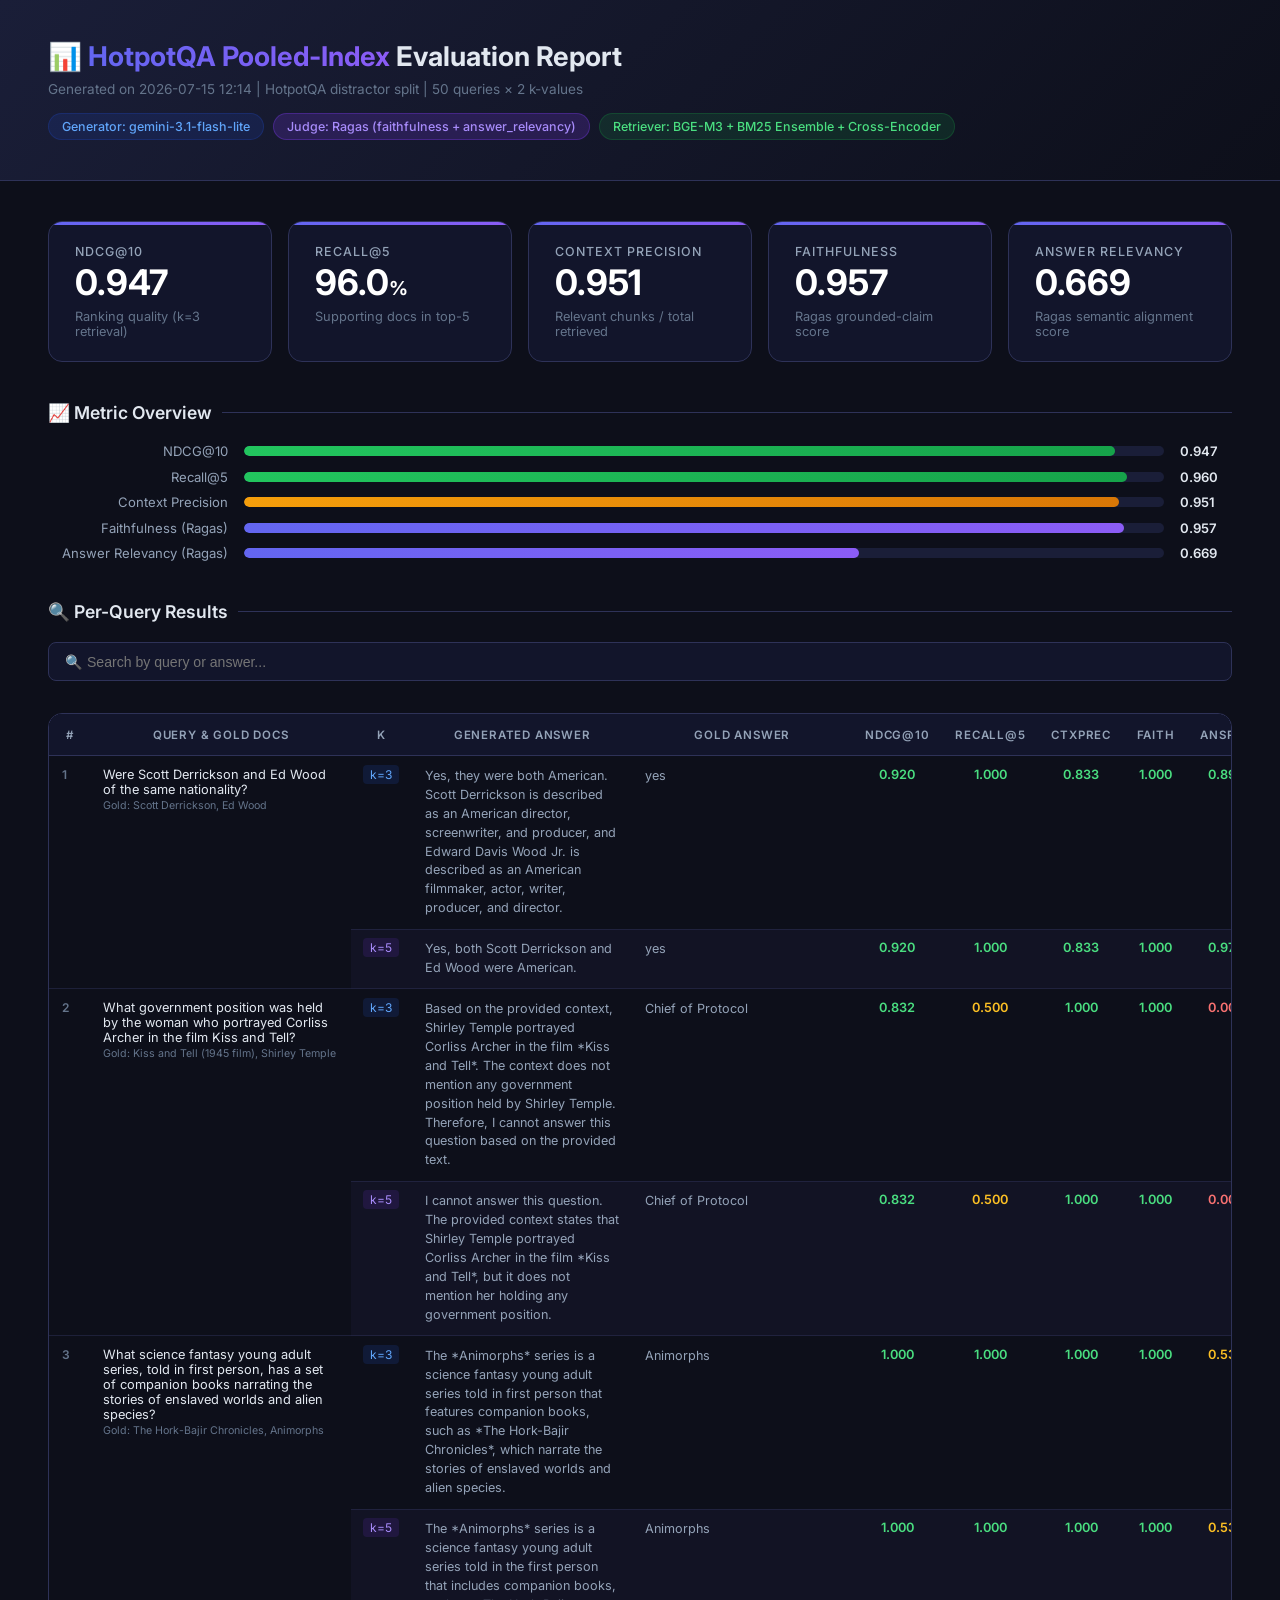
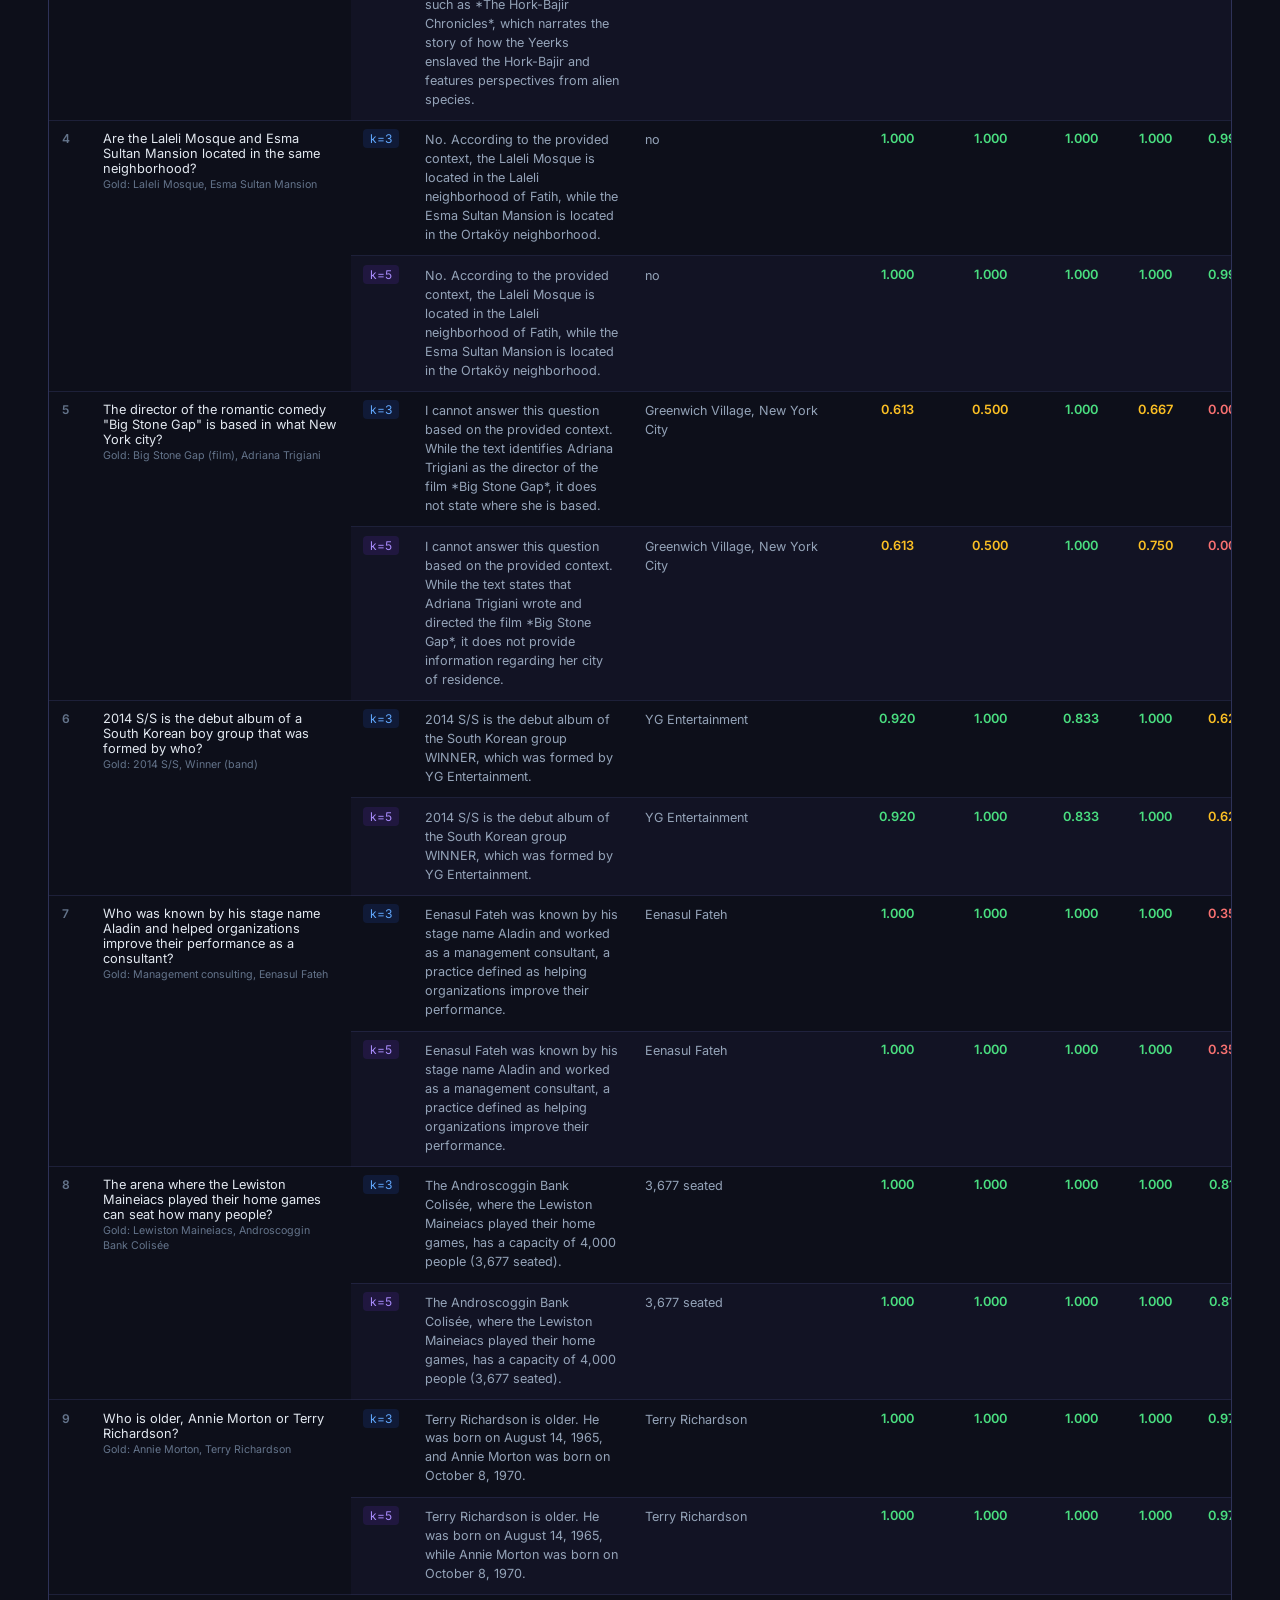
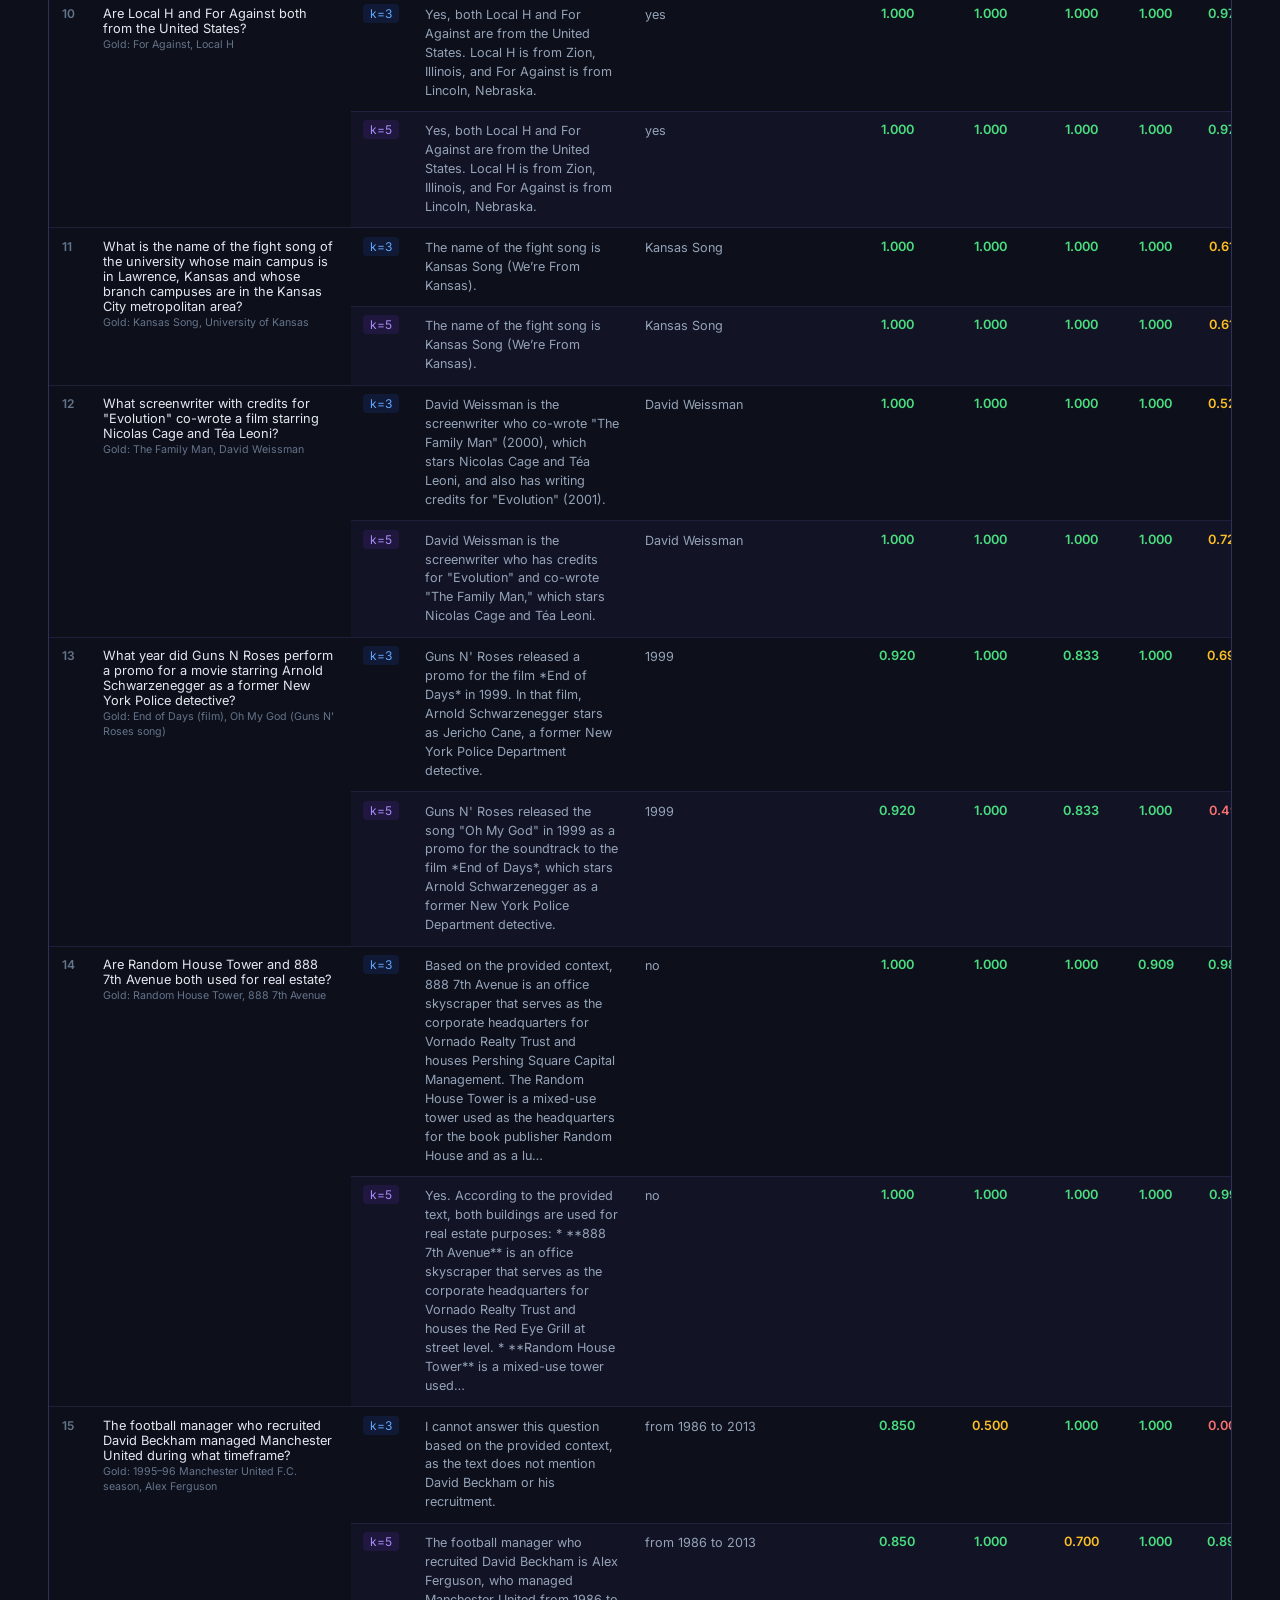
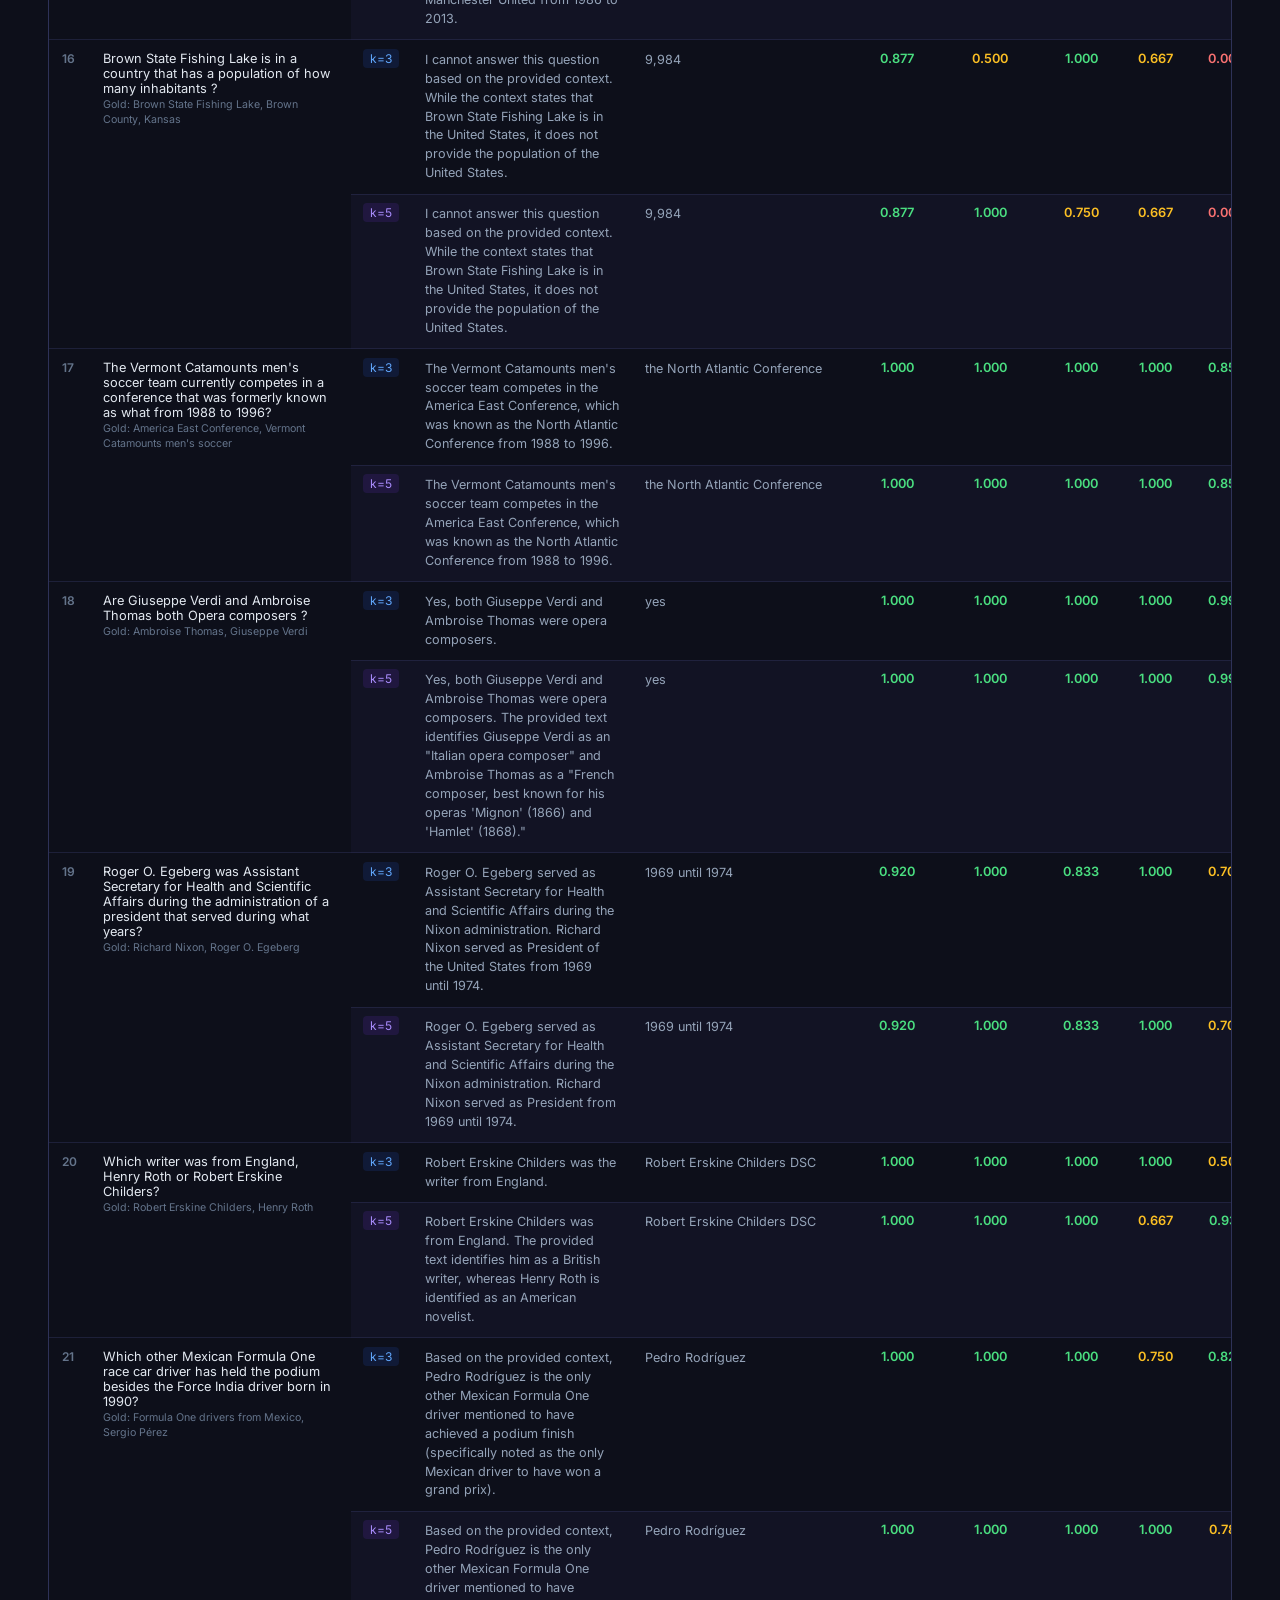
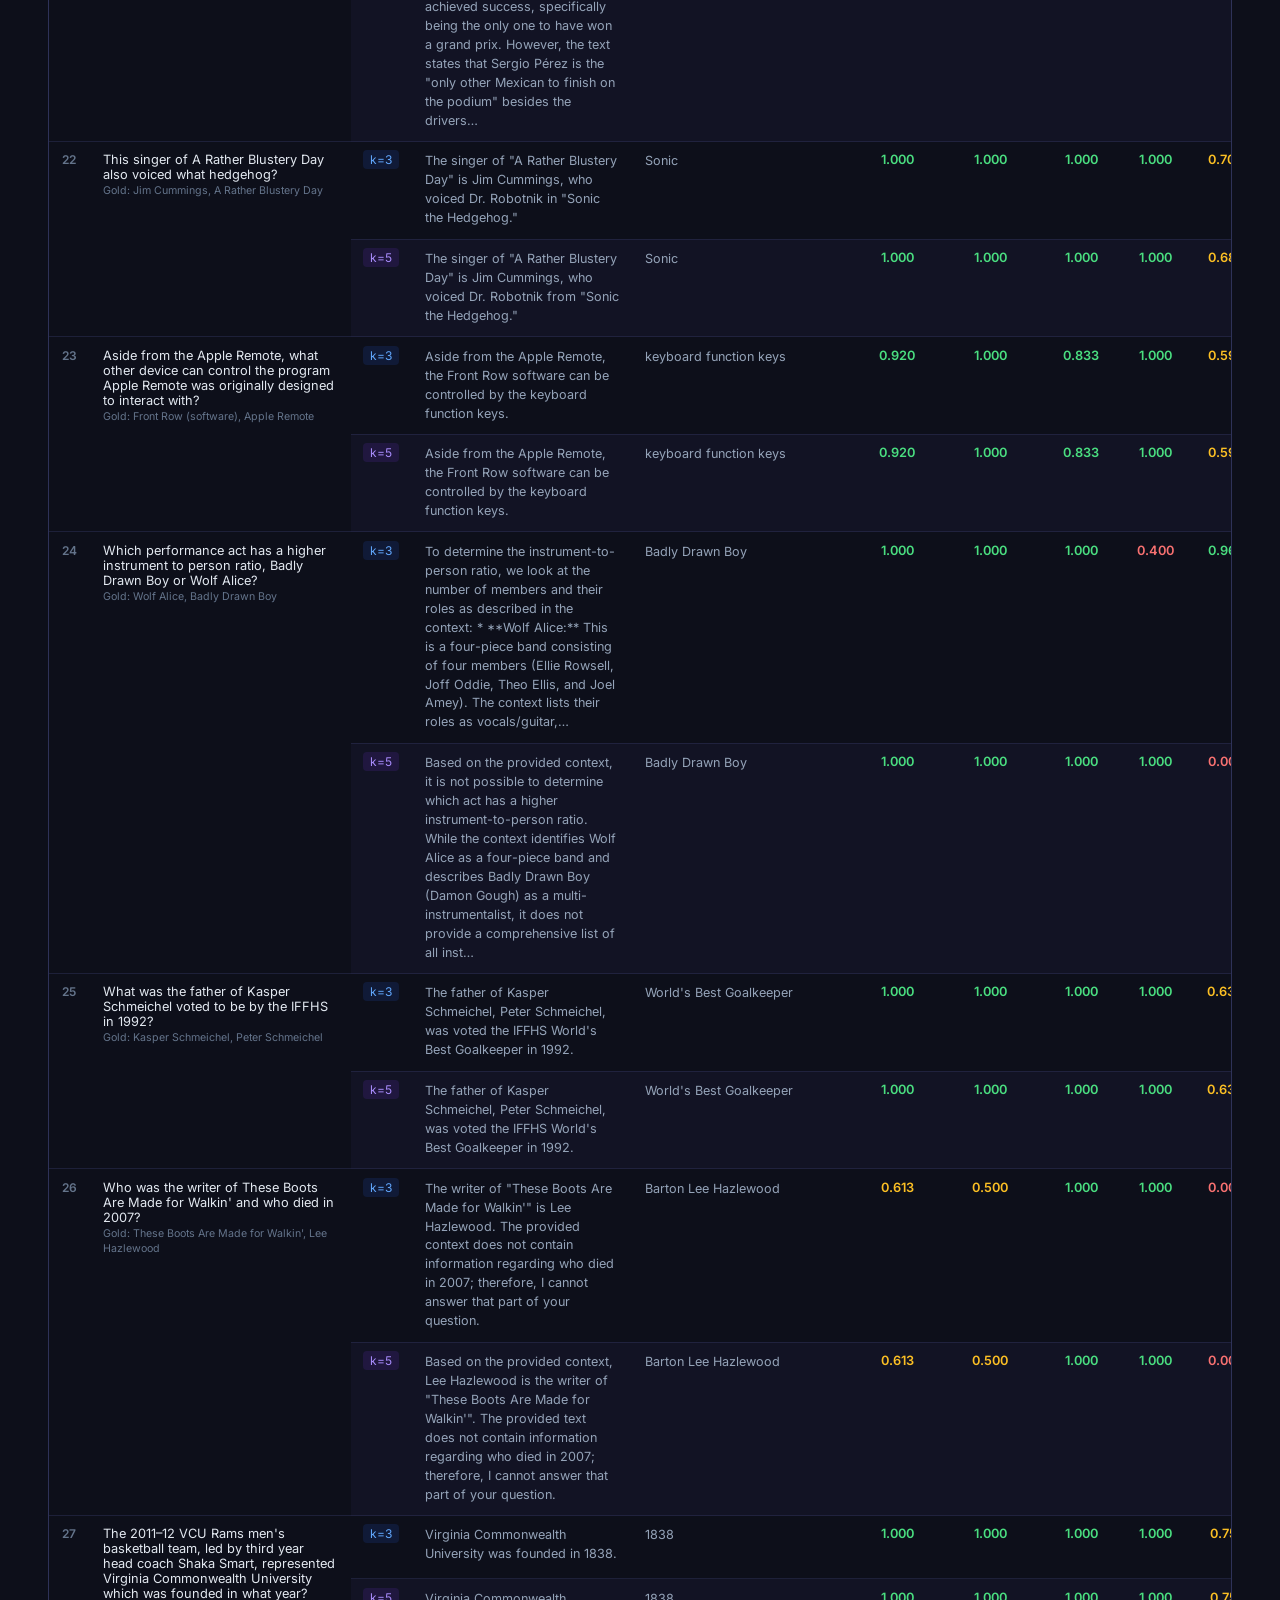
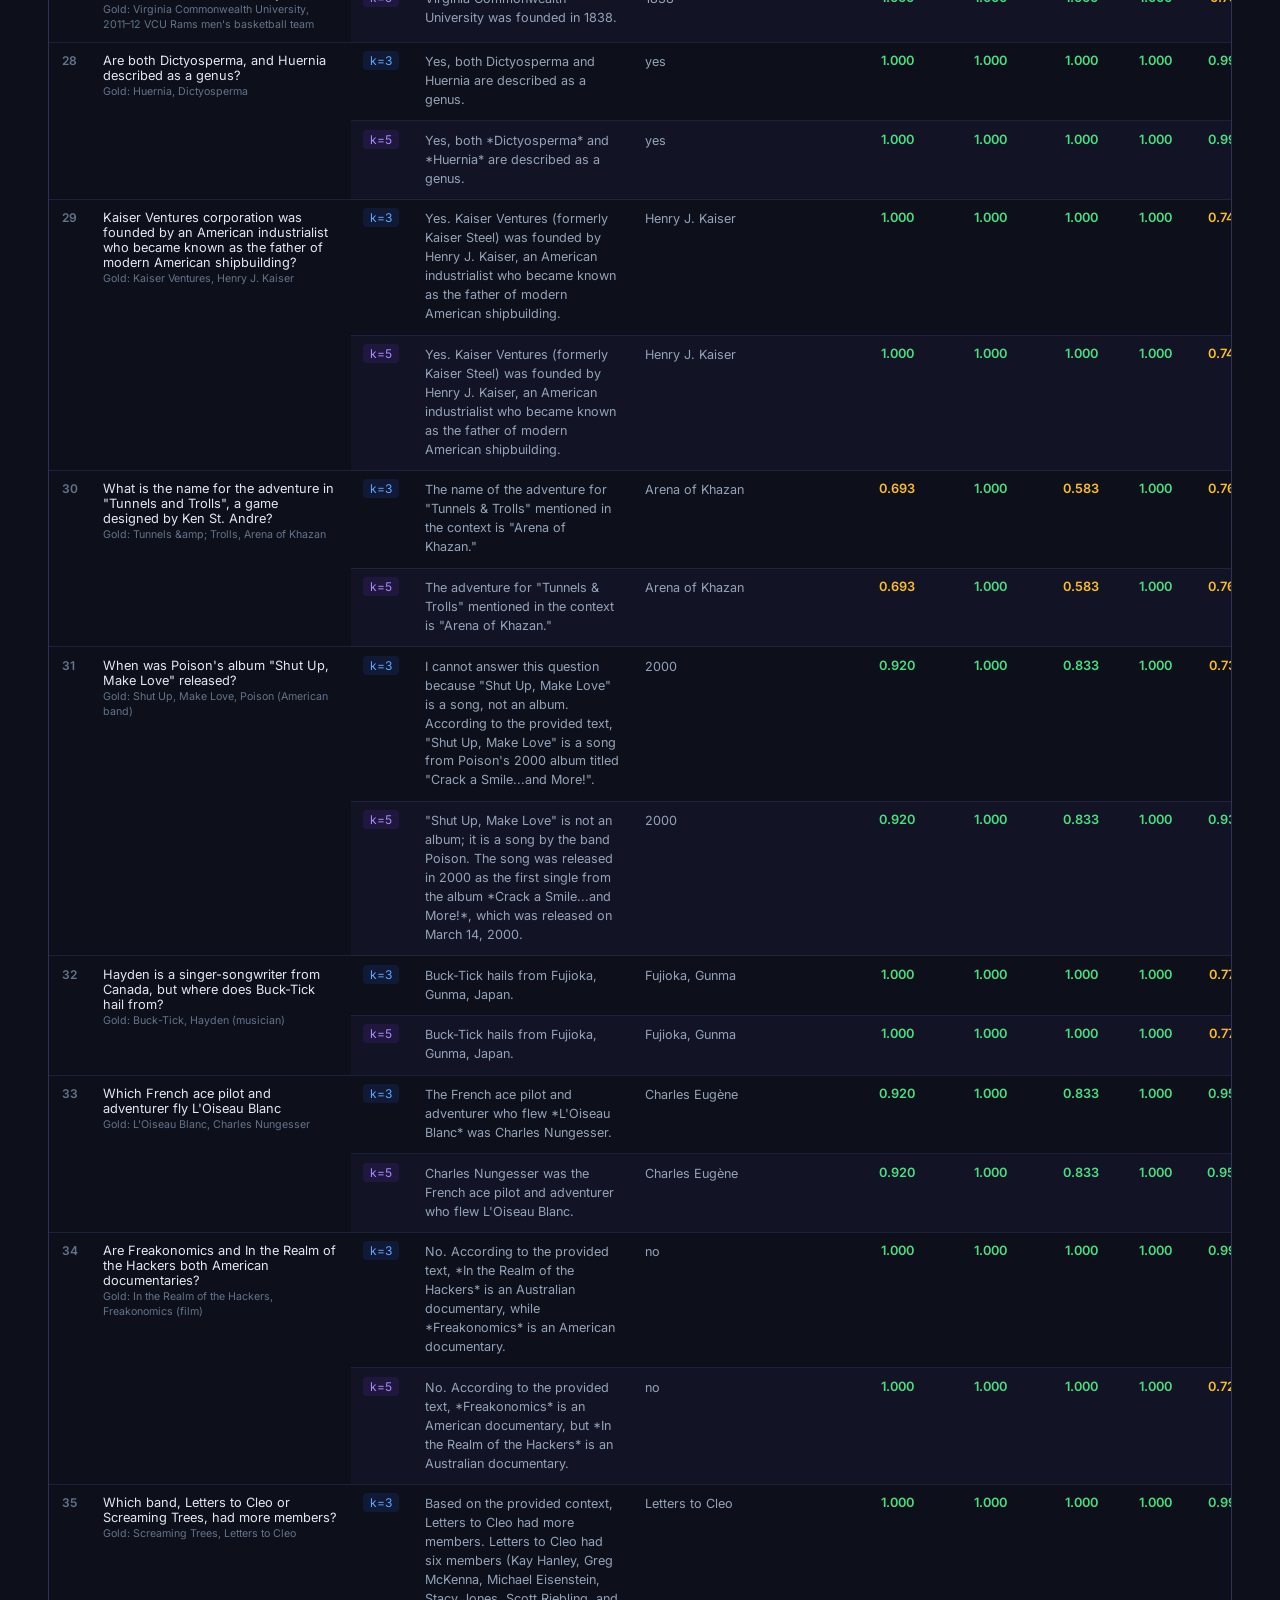
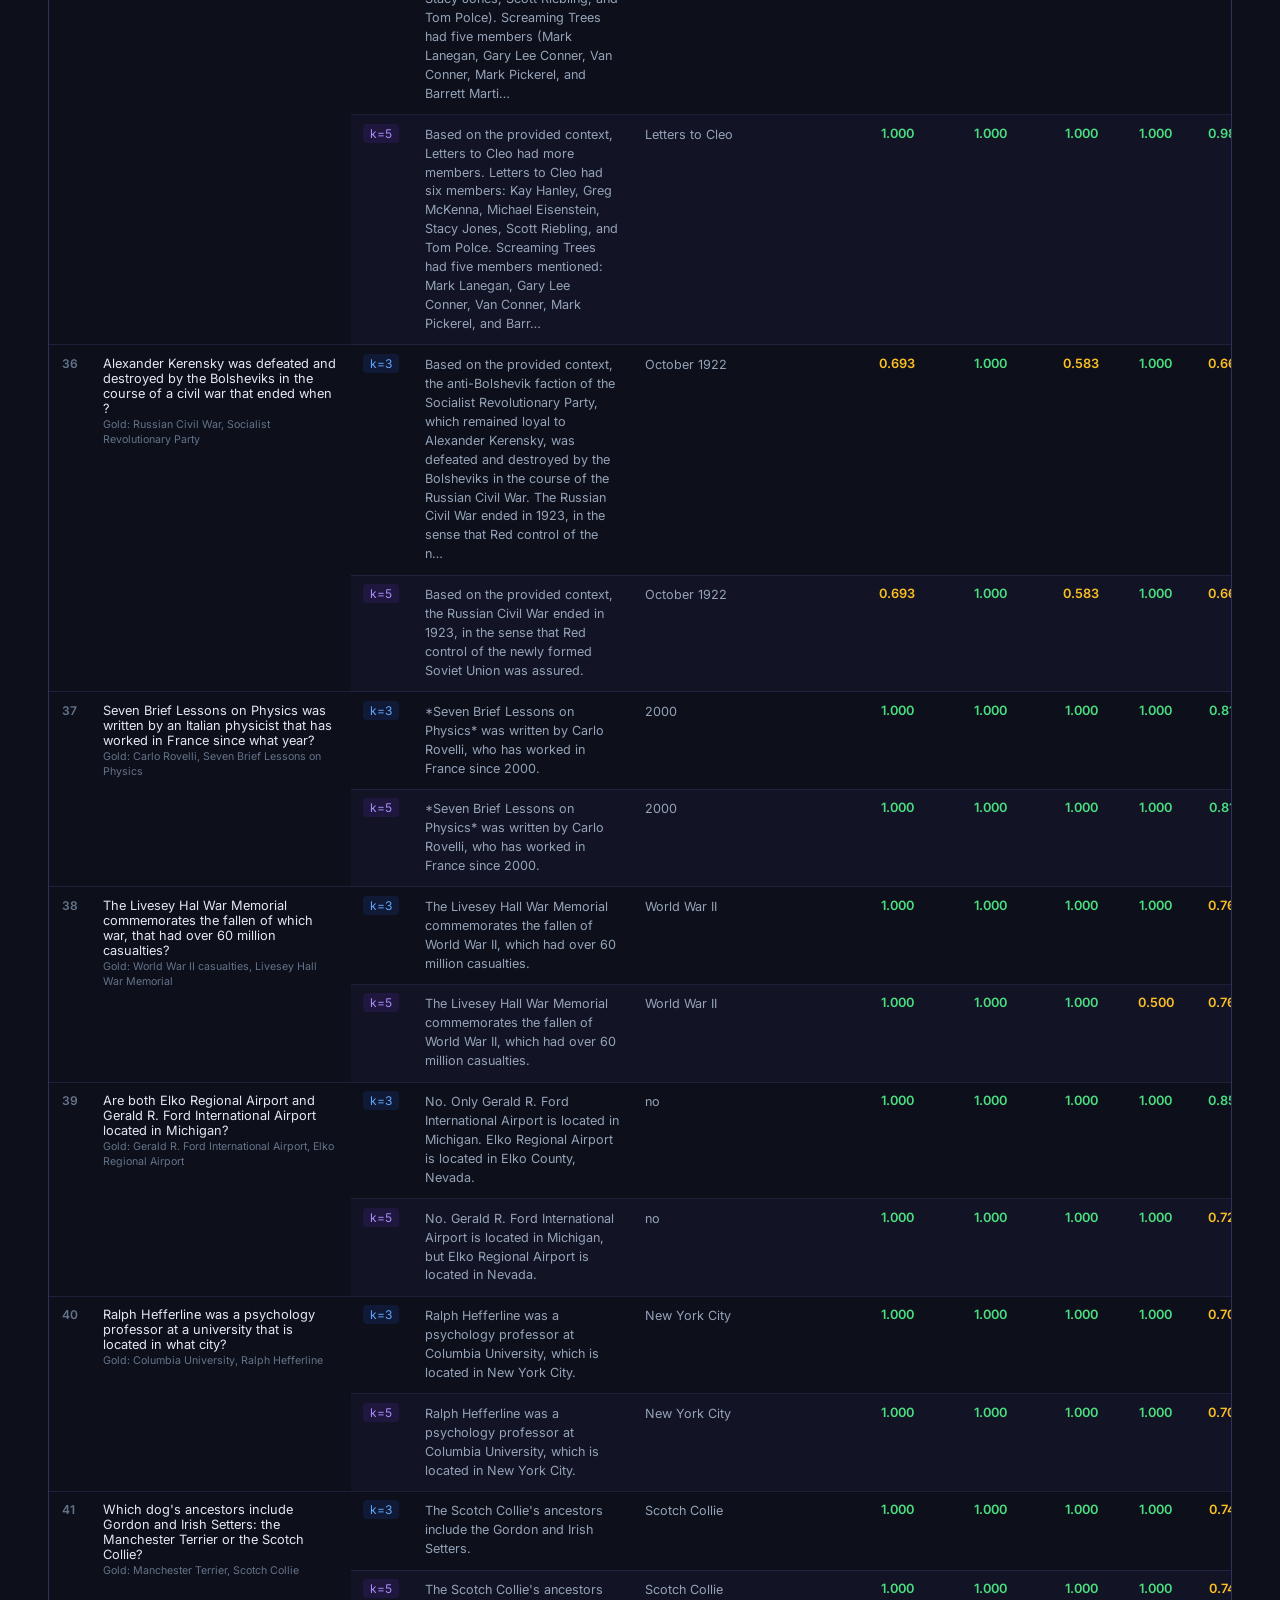
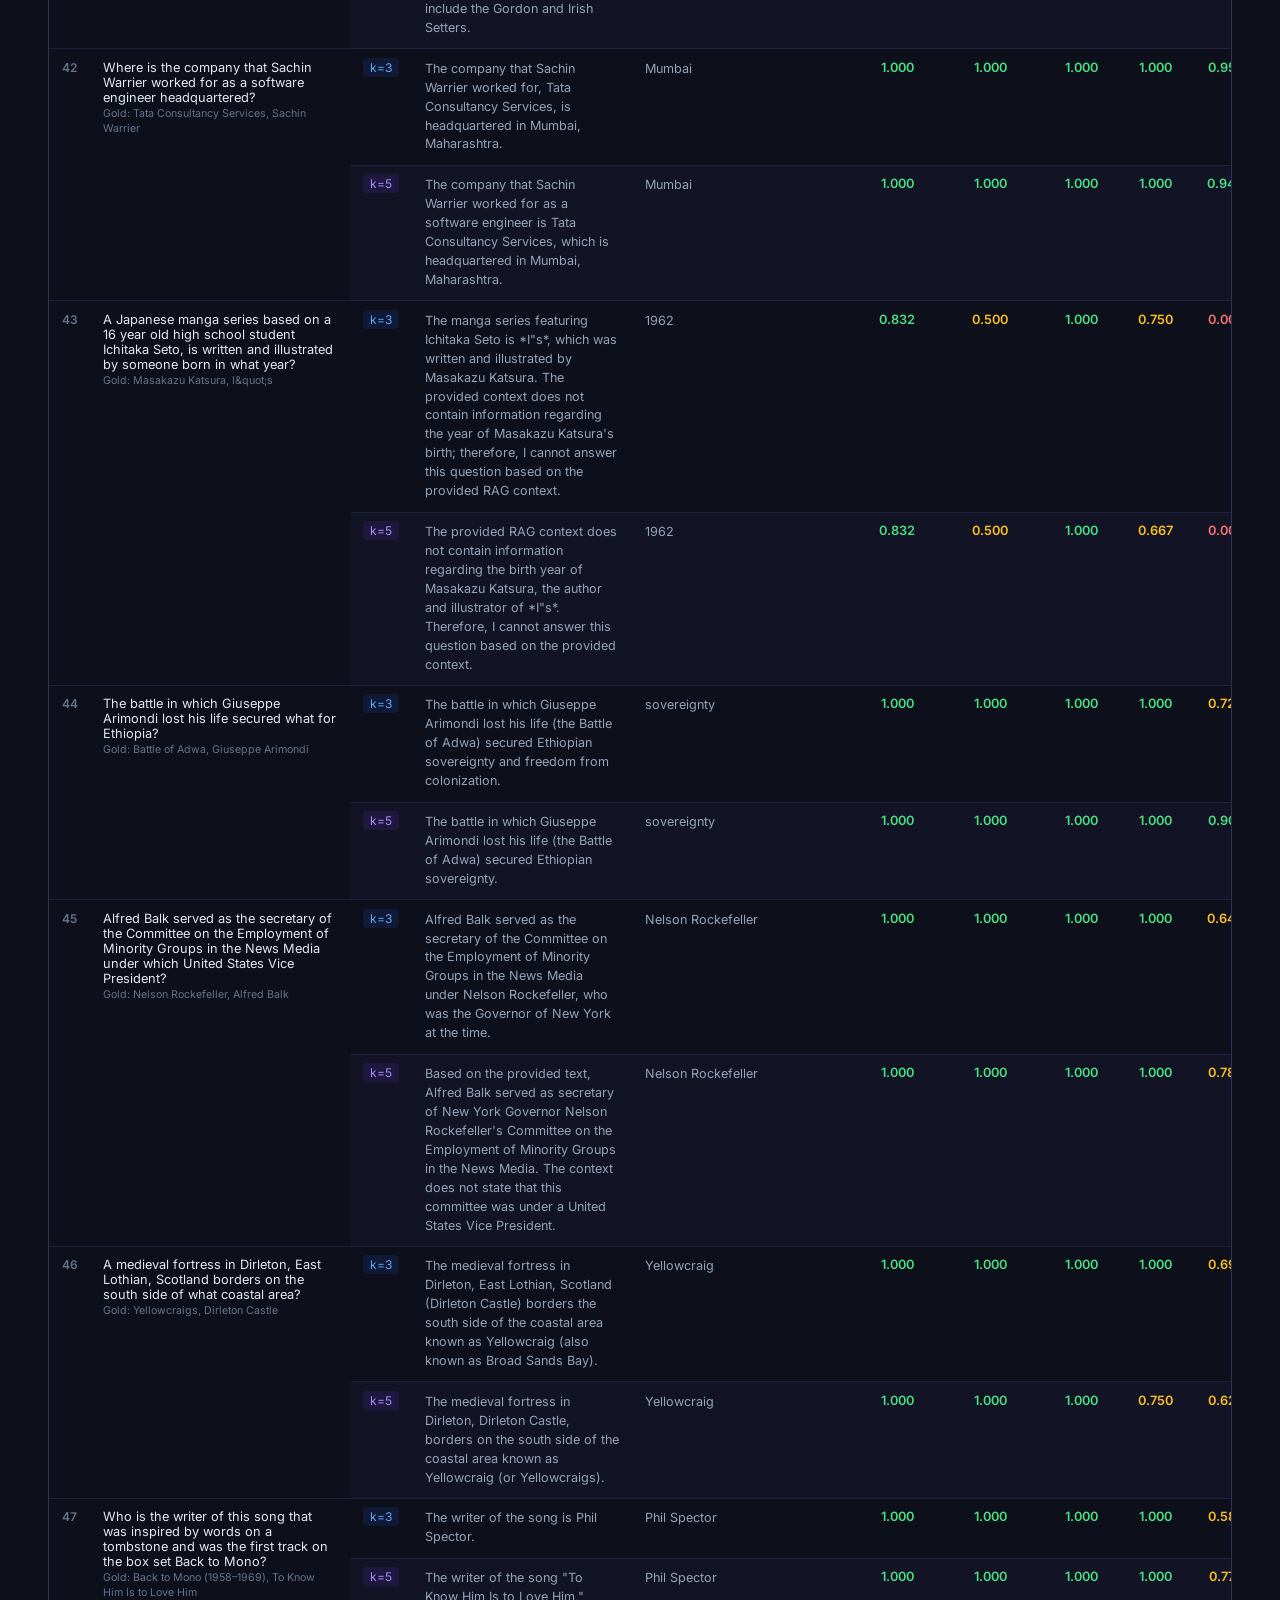
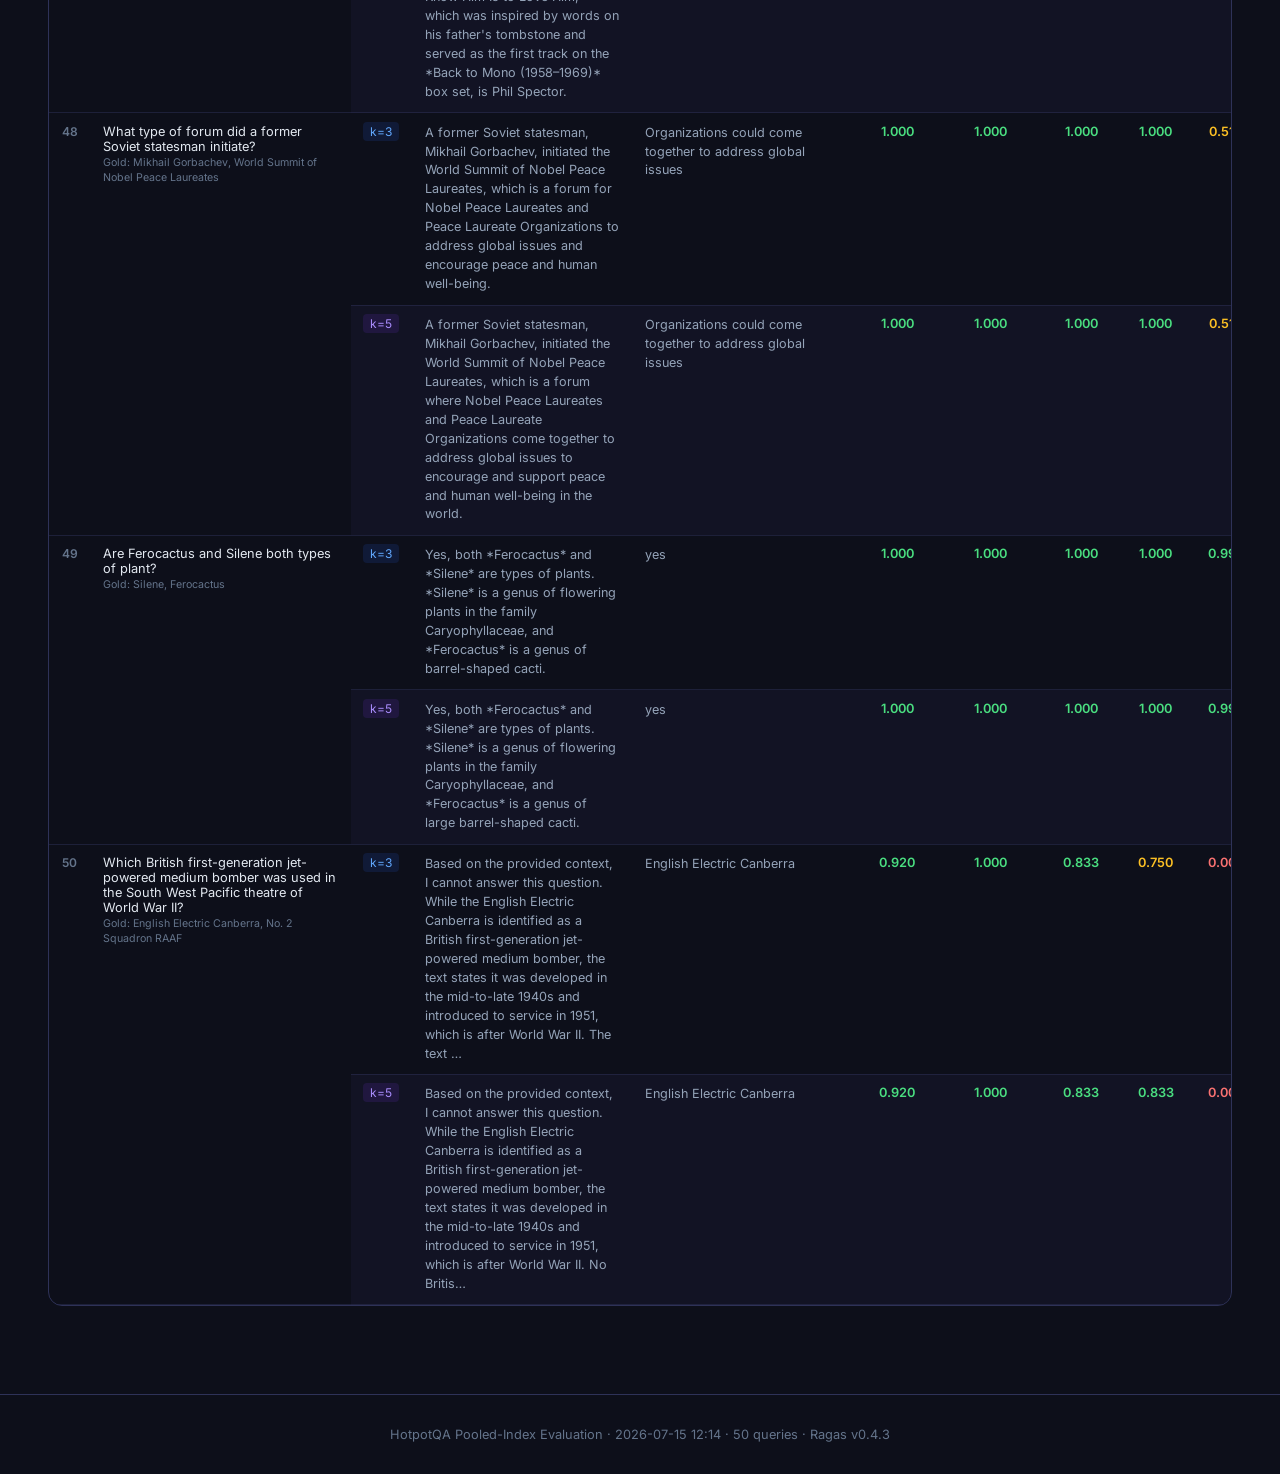
<file: evaluate_rag/eval_report_hotpot_pooled.html>
<!DOCTYPE html>
<html lang="en">
<head>
  <meta charset="UTF-8">
  <meta name="viewport" content="width=device-width, initial-scale=1.0">
  <title>HotpotQA Pooled Eval Report</title>
  <link rel="preconnect" href="https://fonts.googleapis.com">
  <link href="https://fonts.googleapis.com/css2?family=Inter:wght@400;500;600;700&display=swap" rel="stylesheet">
  <style>
    :root {
      --bg: #0d0f1a; --surface: #12152b; --surface2: #1a1e38;
      --border: #2e3258; --text: #e2e8f0; --text-muted: #94a3b8;
      --text-dim: #64748b; --accent: #6366f1; --accent2: #8b5cf6;
      --green: #4ade80; --red: #f87171; --yellow: #fbbf24;
    }
    * { box-sizing: border-box; margin: 0; padding: 0; }
    body { font-family: 'Inter', sans-serif; background: var(--bg); color: var(--text); min-height: 100vh; }
    .header { background: linear-gradient(135deg, #1a1e38 0%, #0d0f1a 100%); border-bottom: 1px solid var(--border); padding: 2.5rem 3rem; }
    .header h1 { font-size: 1.7rem; font-weight: 700; }
    .header h1 span { background: linear-gradient(90deg, var(--accent), var(--accent2)); -webkit-background-clip: text; -webkit-text-fill-color: transparent; }
    .meta { color: var(--text-dim); font-size: 0.85rem; margin-top: 0.5rem; }
    .pills { display: flex; gap: 0.6rem; margin-top: 1rem; flex-wrap: wrap; }
    .pill { padding: 0.3rem 0.8rem; border-radius: 999px; font-size: 0.78rem; font-weight: 500; }
    .pill-blue   { background: #1e40af33; color: #60a5fa; border: 1px solid #1e40af55; }
    .pill-purple { background: #7c3aed33; color: #a78bfa; border: 1px solid #7c3aed55; }
    .pill-green  { background: #15803d33; color: #4ade80; border: 1px solid #15803d55; }
    .container { max-width: 1400px; margin: 0 auto; padding: 2.5rem 3rem; }
    /* Cards */
    .cards { display: grid; grid-template-columns: repeat(auto-fit, minmax(180px, 1fr)); gap: 1rem; margin-bottom: 2.5rem; }
    .card {
      background: var(--surface); border: 1px solid var(--border); border-radius: 14px;
      padding: 1.4rem 1.6rem; position: relative; overflow: hidden;
    }
    .card::before { content: ''; position: absolute; top: 0; left: 0; right: 0; height: 3px; background: linear-gradient(90deg, var(--accent), var(--accent2)); }
    .card-label { font-size: 0.78rem; font-weight: 500; color: var(--text-muted); text-transform: uppercase; letter-spacing: 0.08em; }
    .card-value { font-size: 2.2rem; font-weight: 700; color: #fff; margin-top: 0.4rem; line-height: 1; }
    .card-sub   { font-size: 0.8rem; color: var(--text-dim); margin-top: 0.5rem; }
    /* Metric bars */
    .section-title { font-size: 1.1rem; font-weight: 600; color: var(--text); margin-bottom: 1.25rem; display: flex; align-items: center; gap: 0.6rem; }
    .section-title::after { content: ''; flex: 1; height: 1px; background: var(--border); }
    .bar-group { display: flex; flex-direction: column; gap: 0.6rem; margin-bottom: 2.5rem; }
    .bar-row { display: flex; align-items: center; gap: 1rem; }
    .bar-label { width: 180px; font-size: 0.82rem; color: var(--text-muted); flex-shrink: 0; text-align: right; }
    .bar-track { flex: 1; height: 10px; background: var(--surface2); border-radius: 999px; overflow: hidden; }
    .bar-fill  { height: 100%; border-radius: 999px; background: linear-gradient(90deg, var(--accent), var(--accent2)); }
    .bar-fill.green { background: linear-gradient(90deg, #22c55e, #16a34a); }
    .bar-fill.yellow { background: linear-gradient(90deg, #f59e0b, #d97706); }
    .bar-val   { width: 52px; font-size: 0.82rem; color: var(--text); font-weight: 600; }
    /* Table */
    .table-wrap { overflow-x: auto; border-radius: 14px; border: 1px solid var(--border); margin-top: 1rem; }
    table { width: 100%; border-collapse: collapse; font-size: 0.8rem; }
    thead th { background: var(--surface); color: var(--text-muted); font-size: 0.72rem; font-weight: 600; text-transform: uppercase; letter-spacing: 0.07em; padding: 0.85rem 0.8rem; border-bottom: 1px solid var(--border); position: sticky; top: 0; }
    tbody tr { border-bottom: 1px solid rgba(46,50,88,0.5); transition: background 0.15s; }
    tbody tr:hover { background: rgba(99,102,241,0.04); }
    td { padding: 0.65rem 0.8rem; vertical-align: top; }
    td.idx { color: var(--text-dim); font-size: 0.75rem; font-weight: 600; }
    td.query-cell { min-width: 260px; max-width: 360px; }
    td.answer-cell { min-width: 220px; max-width: 300px; color: var(--text-muted); font-size: 0.79rem; line-height: 1.5; }
    td.score { text-align: center; font-weight: 600; }
    td.latency { text-align: right; color: var(--text-dim); font-size: 0.77rem; white-space: nowrap; }
    .score-high { color: #4ade80; }
    .score-mid  { color: #fbbf24; }
    .score-low  { color: #f87171; }
    /* Search */
    .search-bar { width: 100%; padding: 0.65rem 1rem; border-radius: 8px; background: var(--surface); border: 1px solid var(--border); color: var(--text); font-size: 0.88rem; outline: none; margin-bottom: 1rem; transition: border-color 0.2s; }
    .search-bar:focus { border-color: var(--accent); }
    footer { text-align: center; padding: 2rem; color: var(--text-dim); font-size: 0.8rem; border-top: 1px solid var(--border); margin-top: 3rem; }
  </style>
</head>
<body>

<div class="header">
  <h1>📊 <span>HotpotQA Pooled-Index</span> Evaluation Report</h1>
  <div class="meta">Generated on 2026-07-15 12:14 | HotpotQA distractor split | 50 queries × 2 k-values</div>
  <div class="pills">
    <span class="pill pill-blue">Generator: gemini-3.1-flash-lite</span>
    <span class="pill pill-purple">Judge: Ragas (faithfulness + answer_relevancy)</span>
    <span class="pill pill-green">Retriever: BGE-M3 + BM25 Ensemble + Cross-Encoder</span>
  </div>
</div>

<div class="container">

  <!-- Summary Cards -->
  <div class="cards">
    <div class="card">
      <div class="card-label">NDCG@10</div>
      <div class="card-value">0.947</div>
      <div class="card-sub">Ranking quality (k=3 retrieval)</div>
    </div>
    <div class="card">
      <div class="card-label">Recall@5</div>
      <div class="card-value">96.0<span style="font-size:1.2rem">%</span></div>
      <div class="card-sub">Supporting docs in top-5</div>
    </div>
    <div class="card">
      <div class="card-label">Context Precision</div>
      <div class="card-value">0.951</div>
      <div class="card-sub">Relevant chunks / total retrieved</div>
    </div>
    <div class="card">
      <div class="card-label">Faithfulness</div>
      <div class="card-value">0.957</div>
      <div class="card-sub">Ragas grounded-claim score</div>
    </div>
    <div class="card">
      <div class="card-label">Answer Relevancy</div>
      <div class="card-value">0.669</div>
      <div class="card-sub">Ragas semantic alignment score</div>
    </div>
  </div>

  <!-- Metric Bars -->
  <div class="section-title">📈 Metric Overview</div>
  <div class="bar-group">
    <div class="bar-row">
      <div class="bar-label">NDCG@10</div>
      <div class="bar-track"><div class="bar-fill green" style="width:94.7%"></div></div>
      <div class="bar-val">0.947</div>
    </div>
    <div class="bar-row">
      <div class="bar-label">Recall@5</div>
      <div class="bar-track"><div class="bar-fill green" style="width:96.0%"></div></div>
      <div class="bar-val">0.960</div>
    </div>
    <div class="bar-row">
      <div class="bar-label">Context Precision</div>
      <div class="bar-track"><div class="bar-fill yellow" style="width:95.1%"></div></div>
      <div class="bar-val">0.951</div>
    </div>
    <div class="bar-row">
      <div class="bar-label">Faithfulness (Ragas)</div>
      <div class="bar-track"><div class="bar-fill" style="width:95.7%"></div></div>
      <div class="bar-val">0.957</div>
    </div>
    <div class="bar-row">
      <div class="bar-label">Answer Relevancy (Ragas)</div>
      <div class="bar-track"><div class="bar-fill" style="width:66.9%"></div></div>
      <div class="bar-val">0.669</div>
    </div>
  </div>

  <!-- Per-Query Table -->
  <div class="section-title">🔍 Per-Query Results</div>
  <input id="searchInput" class="search-bar" placeholder="🔍 Search by query or answer..." oninput="filterTable()">

  <div class="table-wrap">
    <table id="resultsTable">
      <thead>
        <tr>
          <th>#</th>
          <th>Query &amp; Gold Docs</th>
          <th>k</th>
          <th>Generated Answer</th>
          <th>Gold Answer</th>
          <th>NDCG@10</th>
          <th>Recall@5</th>
          <th>CtxPrec</th>
          <th>Faith</th>
          <th>AnsRel</th>
          <th>Ret / Gen / Eval</th>
        </tr>
      </thead>
      <tbody id="tableBody">
        
        <tr>
          <td class="idx" rowspan="2">1</td>
          <td class="query-cell" rowspan="2">Were Scott Derrickson and Ed Wood of the same nationality?<br><small style="color:var(--text-dim)">Gold: Scott Derrickson, Ed Wood</small></td>
          <td><span style="background:#2563eb22;color:#60a5fa;padding:2px 7px;border-radius:4px;font-size:0.75rem;">k=3</span></td>
          <td class="answer-cell">Yes, they were both American. Scott Derrickson is described as an American director, screenwriter, and producer, and Edward Davis Wood Jr. is described as an American filmmaker, actor, writer, producer, and director.</td>
          <td class="answer-cell">yes</td>
          <td class="score score-high">0.920</td>
          <td class="score score-high">1.000</td>
          <td class="score score-high">0.833</td>
          <td class="score score-high">1.000</td>
          <td class="score score-high">0.895</td>
          <td class="latency">2.88s / 1.27s / 14.49s</td>
        </tr>
        <tr style="background:rgba(30,30,60,0.3)">
          <td><span style="background:#7c3aed22;color:#a78bfa;padding:2px 7px;border-radius:4px;font-size:0.75rem;">k=5</span></td>
          <td class="answer-cell">Yes, both Scott Derrickson and Ed Wood were American.</td>
          <td class="answer-cell">yes</td>
          <td class="score score-high">0.920</td>
          <td class="score score-high">1.000</td>
          <td class="score score-high">0.833</td>
          <td class="score score-high">1.000</td>
          <td class="score score-high">0.976</td>
          <td class="latency">0.98s / 0.81s / 12.77s</td>
        </tr>
        <tr>
          <td class="idx" rowspan="2">2</td>
          <td class="query-cell" rowspan="2">What government position was held by the woman who portrayed Corliss Archer in the film Kiss and Tell?<br><small style="color:var(--text-dim)">Gold: Kiss and Tell (1945 film), Shirley Temple</small></td>
          <td><span style="background:#2563eb22;color:#60a5fa;padding:2px 7px;border-radius:4px;font-size:0.75rem;">k=3</span></td>
          <td class="answer-cell">Based on the provided context, Shirley Temple portrayed Corliss Archer in the film *Kiss and Tell*. The context does not mention any government position held by Shirley Temple. Therefore, I cannot answer this question based on the provided text.</td>
          <td class="answer-cell">Chief of Protocol</td>
          <td class="score score-high">0.832</td>
          <td class="score score-mid">0.500</td>
          <td class="score score-high">1.000</td>
          <td class="score score-high">1.000</td>
          <td class="score score-low">0.000</td>
          <td class="latency">1.13s / 1.18s / 13.66s</td>
        </tr>
        <tr style="background:rgba(30,30,60,0.3)">
          <td><span style="background:#7c3aed22;color:#a78bfa;padding:2px 7px;border-radius:4px;font-size:0.75rem;">k=5</span></td>
          <td class="answer-cell">I cannot answer this question. The provided context states that Shirley Temple portrayed Corliss Archer in the film *Kiss and Tell*, but it does not mention her holding any government position.</td>
          <td class="answer-cell">Chief of Protocol</td>
          <td class="score score-high">0.832</td>
          <td class="score score-mid">0.500</td>
          <td class="score score-high">1.000</td>
          <td class="score score-high">1.000</td>
          <td class="score score-low">0.000</td>
          <td class="latency">1.16s / 2.12s / 13.39s</td>
        </tr>
        <tr>
          <td class="idx" rowspan="2">3</td>
          <td class="query-cell" rowspan="2">What science fantasy young adult series, told in first person, has a set of companion books narrating the stories of enslaved worlds and alien species?<br><small style="color:var(--text-dim)">Gold: The Hork-Bajir Chronicles, Animorphs</small></td>
          <td><span style="background:#2563eb22;color:#60a5fa;padding:2px 7px;border-radius:4px;font-size:0.75rem;">k=3</span></td>
          <td class="answer-cell">The *Animorphs* series is a science fantasy young adult series told in first person that features companion books, such as *The Hork-Bajir Chronicles*, which narrate the stories of enslaved worlds and alien species.</td>
          <td class="answer-cell">Animorphs</td>
          <td class="score score-high">1.000</td>
          <td class="score score-high">1.000</td>
          <td class="score score-high">1.000</td>
          <td class="score score-high">1.000</td>
          <td class="score score-mid">0.535</td>
          <td class="latency">1.12s / 0.87s / 14.07s</td>
        </tr>
        <tr style="background:rgba(30,30,60,0.3)">
          <td><span style="background:#7c3aed22;color:#a78bfa;padding:2px 7px;border-radius:4px;font-size:0.75rem;">k=5</span></td>
          <td class="answer-cell">The *Animorphs* series is a science fantasy young adult series told in the first person that includes companion books, such as *The Hork-Bajir Chronicles*, which narrates the story of how the Yeerks enslaved the Hork-Bajir and features perspectives from alien species.</td>
          <td class="answer-cell">Animorphs</td>
          <td class="score score-high">1.000</td>
          <td class="score score-high">1.000</td>
          <td class="score score-high">1.000</td>
          <td class="score score-high">1.000</td>
          <td class="score score-mid">0.535</td>
          <td class="latency">1.04s / 1.12s / 14.42s</td>
        </tr>
        <tr>
          <td class="idx" rowspan="2">4</td>
          <td class="query-cell" rowspan="2">Are the Laleli Mosque and Esma Sultan Mansion located in the same neighborhood?<br><small style="color:var(--text-dim)">Gold: Laleli Mosque, Esma Sultan Mansion</small></td>
          <td><span style="background:#2563eb22;color:#60a5fa;padding:2px 7px;border-radius:4px;font-size:0.75rem;">k=3</span></td>
          <td class="answer-cell">No. According to the provided context, the Laleli Mosque is located in the Laleli neighborhood of Fatih, while the Esma Sultan Mansion is located in the Ortaköy neighborhood.</td>
          <td class="answer-cell">no</td>
          <td class="score score-high">1.000</td>
          <td class="score score-high">1.000</td>
          <td class="score score-high">1.000</td>
          <td class="score score-high">1.000</td>
          <td class="score score-high">0.999</td>
          <td class="latency">1.20s / 0.85s / 12.53s</td>
        </tr>
        <tr style="background:rgba(30,30,60,0.3)">
          <td><span style="background:#7c3aed22;color:#a78bfa;padding:2px 7px;border-radius:4px;font-size:0.75rem;">k=5</span></td>
          <td class="answer-cell">No. According to the provided context, the Laleli Mosque is located in the Laleli neighborhood of Fatih, while the Esma Sultan Mansion is located in the Ortaköy neighborhood.</td>
          <td class="answer-cell">no</td>
          <td class="score score-high">1.000</td>
          <td class="score score-high">1.000</td>
          <td class="score score-high">1.000</td>
          <td class="score score-high">1.000</td>
          <td class="score score-high">0.999</td>
          <td class="latency">1.24s / 0.78s / 13.46s</td>
        </tr>
        <tr>
          <td class="idx" rowspan="2">5</td>
          <td class="query-cell" rowspan="2">The director of the romantic comedy &quot;Big Stone Gap&quot; is based in what New York city?<br><small style="color:var(--text-dim)">Gold: Big Stone Gap (film), Adriana Trigiani</small></td>
          <td><span style="background:#2563eb22;color:#60a5fa;padding:2px 7px;border-radius:4px;font-size:0.75rem;">k=3</span></td>
          <td class="answer-cell">I cannot answer this question based on the provided context. While the text identifies Adriana Trigiani as the director of the film *Big Stone Gap*, it does not state where she is based.</td>
          <td class="answer-cell">Greenwich Village, New York City</td>
          <td class="score score-mid">0.613</td>
          <td class="score score-mid">0.500</td>
          <td class="score score-high">1.000</td>
          <td class="score score-mid">0.667</td>
          <td class="score score-low">0.000</td>
          <td class="latency">1.54s / 1.05s / 12.01s</td>
        </tr>
        <tr style="background:rgba(30,30,60,0.3)">
          <td><span style="background:#7c3aed22;color:#a78bfa;padding:2px 7px;border-radius:4px;font-size:0.75rem;">k=5</span></td>
          <td class="answer-cell">I cannot answer this question based on the provided context. While the text states that Adriana Trigiani wrote and directed the film *Big Stone Gap*, it does not provide information regarding her city of residence.</td>
          <td class="answer-cell">Greenwich Village, New York City</td>
          <td class="score score-mid">0.613</td>
          <td class="score score-mid">0.500</td>
          <td class="score score-high">1.000</td>
          <td class="score score-mid">0.750</td>
          <td class="score score-low">0.000</td>
          <td class="latency">1.50s / 0.79s / 13.69s</td>
        </tr>
        <tr>
          <td class="idx" rowspan="2">6</td>
          <td class="query-cell" rowspan="2">2014 S/S is the debut album of a South Korean boy group that was formed by who?<br><small style="color:var(--text-dim)">Gold: 2014 S/S, Winner (band)</small></td>
          <td><span style="background:#2563eb22;color:#60a5fa;padding:2px 7px;border-radius:4px;font-size:0.75rem;">k=3</span></td>
          <td class="answer-cell">2014 S/S is the debut album of the South Korean group WINNER, which was formed by YG Entertainment.</td>
          <td class="answer-cell">YG Entertainment</td>
          <td class="score score-high">0.920</td>
          <td class="score score-high">1.000</td>
          <td class="score score-high">0.833</td>
          <td class="score score-high">1.000</td>
          <td class="score score-mid">0.620</td>
          <td class="latency">0.90s / 0.88s / 13.65s</td>
        </tr>
        <tr style="background:rgba(30,30,60,0.3)">
          <td><span style="background:#7c3aed22;color:#a78bfa;padding:2px 7px;border-radius:4px;font-size:0.75rem;">k=5</span></td>
          <td class="answer-cell">2014 S/S is the debut album of the South Korean group WINNER, which was formed by YG Entertainment.</td>
          <td class="answer-cell">YG Entertainment</td>
          <td class="score score-high">0.920</td>
          <td class="score score-high">1.000</td>
          <td class="score score-high">0.833</td>
          <td class="score score-high">1.000</td>
          <td class="score score-mid">0.620</td>
          <td class="latency">1.02s / 0.75s / 11.14s</td>
        </tr>
        <tr>
          <td class="idx" rowspan="2">7</td>
          <td class="query-cell" rowspan="2">Who was known by his stage name Aladin and helped organizations improve their performance as a consultant?<br><small style="color:var(--text-dim)">Gold: Management consulting, Eenasul Fateh</small></td>
          <td><span style="background:#2563eb22;color:#60a5fa;padding:2px 7px;border-radius:4px;font-size:0.75rem;">k=3</span></td>
          <td class="answer-cell">Eenasul Fateh was known by his stage name Aladin and worked as a management consultant, a practice defined as helping organizations improve their performance.</td>
          <td class="answer-cell">Eenasul Fateh</td>
          <td class="score score-high">1.000</td>
          <td class="score score-high">1.000</td>
          <td class="score score-high">1.000</td>
          <td class="score score-high">1.000</td>
          <td class="score score-low">0.356</td>
          <td class="latency">1.53s / 0.85s / 13.33s</td>
        </tr>
        <tr style="background:rgba(30,30,60,0.3)">
          <td><span style="background:#7c3aed22;color:#a78bfa;padding:2px 7px;border-radius:4px;font-size:0.75rem;">k=5</span></td>
          <td class="answer-cell">Eenasul Fateh was known by his stage name Aladin and worked as a management consultant, a practice defined as helping organizations improve their performance.</td>
          <td class="answer-cell">Eenasul Fateh</td>
          <td class="score score-high">1.000</td>
          <td class="score score-high">1.000</td>
          <td class="score score-high">1.000</td>
          <td class="score score-high">1.000</td>
          <td class="score score-low">0.356</td>
          <td class="latency">1.40s / 0.78s / 13.64s</td>
        </tr>
        <tr>
          <td class="idx" rowspan="2">8</td>
          <td class="query-cell" rowspan="2">The arena where the Lewiston Maineiacs played their home games can seat how many people?<br><small style="color:var(--text-dim)">Gold: Lewiston Maineiacs, Androscoggin Bank Colisée</small></td>
          <td><span style="background:#2563eb22;color:#60a5fa;padding:2px 7px;border-radius:4px;font-size:0.75rem;">k=3</span></td>
          <td class="answer-cell">The Androscoggin Bank Colisée, where the Lewiston Maineiacs played their home games, has a capacity of 4,000 people (3,677 seated).</td>
          <td class="answer-cell">3,677 seated</td>
          <td class="score score-high">1.000</td>
          <td class="score score-high">1.000</td>
          <td class="score score-high">1.000</td>
          <td class="score score-high">1.000</td>
          <td class="score score-high">0.815</td>
          <td class="latency">1.08s / 0.77s / 13.52s</td>
        </tr>
        <tr style="background:rgba(30,30,60,0.3)">
          <td><span style="background:#7c3aed22;color:#a78bfa;padding:2px 7px;border-radius:4px;font-size:0.75rem;">k=5</span></td>
          <td class="answer-cell">The Androscoggin Bank Colisée, where the Lewiston Maineiacs played their home games, has a capacity of 4,000 people (3,677 seated).</td>
          <td class="answer-cell">3,677 seated</td>
          <td class="score score-high">1.000</td>
          <td class="score score-high">1.000</td>
          <td class="score score-high">1.000</td>
          <td class="score score-high">1.000</td>
          <td class="score score-high">0.815</td>
          <td class="latency">1.12s / 0.96s / 12.55s</td>
        </tr>
        <tr>
          <td class="idx" rowspan="2">9</td>
          <td class="query-cell" rowspan="2">Who is older, Annie Morton or Terry Richardson?<br><small style="color:var(--text-dim)">Gold: Annie Morton, Terry Richardson</small></td>
          <td><span style="background:#2563eb22;color:#60a5fa;padding:2px 7px;border-radius:4px;font-size:0.75rem;">k=3</span></td>
          <td class="answer-cell">Terry Richardson is older. He was born on August 14, 1965, and Annie Morton was born on October 8, 1970.</td>
          <td class="answer-cell">Terry Richardson</td>
          <td class="score score-high">1.000</td>
          <td class="score score-high">1.000</td>
          <td class="score score-high">1.000</td>
          <td class="score score-high">1.000</td>
          <td class="score score-high">0.973</td>
          <td class="latency">0.96s / 0.94s / 13.81s</td>
        </tr>
        <tr style="background:rgba(30,30,60,0.3)">
          <td><span style="background:#7c3aed22;color:#a78bfa;padding:2px 7px;border-radius:4px;font-size:0.75rem;">k=5</span></td>
          <td class="answer-cell">Terry Richardson is older. He was born on August 14, 1965, while Annie Morton was born on October 8, 1970.</td>
          <td class="answer-cell">Terry Richardson</td>
          <td class="score score-high">1.000</td>
          <td class="score score-high">1.000</td>
          <td class="score score-high">1.000</td>
          <td class="score score-high">1.000</td>
          <td class="score score-high">0.973</td>
          <td class="latency">1.01s / 0.96s / 13.51s</td>
        </tr>
        <tr>
          <td class="idx" rowspan="2">10</td>
          <td class="query-cell" rowspan="2">Are Local H and For Against both from the United States?<br><small style="color:var(--text-dim)">Gold: For Against, Local H</small></td>
          <td><span style="background:#2563eb22;color:#60a5fa;padding:2px 7px;border-radius:4px;font-size:0.75rem;">k=3</span></td>
          <td class="answer-cell">Yes, both Local H and For Against are from the United States. Local H is from Zion, Illinois, and For Against is from Lincoln, Nebraska.</td>
          <td class="answer-cell">yes</td>
          <td class="score score-high">1.000</td>
          <td class="score score-high">1.000</td>
          <td class="score score-high">1.000</td>
          <td class="score score-high">1.000</td>
          <td class="score score-high">0.972</td>
          <td class="latency">1.24s / 1.04s / 13.43s</td>
        </tr>
        <tr style="background:rgba(30,30,60,0.3)">
          <td><span style="background:#7c3aed22;color:#a78bfa;padding:2px 7px;border-radius:4px;font-size:0.75rem;">k=5</span></td>
          <td class="answer-cell">Yes, both Local H and For Against are from the United States. Local H is from Zion, Illinois, and For Against is from Lincoln, Nebraska.</td>
          <td class="answer-cell">yes</td>
          <td class="score score-high">1.000</td>
          <td class="score score-high">1.000</td>
          <td class="score score-high">1.000</td>
          <td class="score score-high">1.000</td>
          <td class="score score-high">0.972</td>
          <td class="latency">1.13s / 3.25s / 13.32s</td>
        </tr>
        <tr>
          <td class="idx" rowspan="2">11</td>
          <td class="query-cell" rowspan="2">What is the name of the fight song of the university whose main campus is in Lawrence, Kansas and whose branch campuses are in the Kansas City metropolitan area?<br><small style="color:var(--text-dim)">Gold: Kansas Song, University of Kansas</small></td>
          <td><span style="background:#2563eb22;color:#60a5fa;padding:2px 7px;border-radius:4px;font-size:0.75rem;">k=3</span></td>
          <td class="answer-cell">The name of the fight song is Kansas Song (We’re From Kansas).</td>
          <td class="answer-cell">Kansas Song</td>
          <td class="score score-high">1.000</td>
          <td class="score score-high">1.000</td>
          <td class="score score-high">1.000</td>
          <td class="score score-high">1.000</td>
          <td class="score score-mid">0.618</td>
          <td class="latency">1.07s / 0.89s / 12.57s</td>
        </tr>
        <tr style="background:rgba(30,30,60,0.3)">
          <td><span style="background:#7c3aed22;color:#a78bfa;padding:2px 7px;border-radius:4px;font-size:0.75rem;">k=5</span></td>
          <td class="answer-cell">The name of the fight song is Kansas Song (We’re From Kansas).</td>
          <td class="answer-cell">Kansas Song</td>
          <td class="score score-high">1.000</td>
          <td class="score score-high">1.000</td>
          <td class="score score-high">1.000</td>
          <td class="score score-high">1.000</td>
          <td class="score score-mid">0.618</td>
          <td class="latency">1.14s / 0.96s / 12.24s</td>
        </tr>
        <tr>
          <td class="idx" rowspan="2">12</td>
          <td class="query-cell" rowspan="2">What screenwriter with credits for &quot;Evolution&quot; co-wrote a film starring Nicolas Cage and Téa Leoni?<br><small style="color:var(--text-dim)">Gold: The Family Man, David Weissman</small></td>
          <td><span style="background:#2563eb22;color:#60a5fa;padding:2px 7px;border-radius:4px;font-size:0.75rem;">k=3</span></td>
          <td class="answer-cell">David Weissman is the screenwriter who co-wrote &quot;The Family Man&quot; (2000), which stars Nicolas Cage and Téa Leoni, and also has writing credits for &quot;Evolution&quot; (2001).</td>
          <td class="answer-cell">David Weissman</td>
          <td class="score score-high">1.000</td>
          <td class="score score-high">1.000</td>
          <td class="score score-high">1.000</td>
          <td class="score score-high">1.000</td>
          <td class="score score-mid">0.525</td>
          <td class="latency">1.06s / 0.96s / 13.79s</td>
        </tr>
        <tr style="background:rgba(30,30,60,0.3)">
          <td><span style="background:#7c3aed22;color:#a78bfa;padding:2px 7px;border-radius:4px;font-size:0.75rem;">k=5</span></td>
          <td class="answer-cell">David Weissman is the screenwriter who has credits for &quot;Evolution&quot; and co-wrote &quot;The Family Man,&quot; which stars Nicolas Cage and Téa Leoni.</td>
          <td class="answer-cell">David Weissman</td>
          <td class="score score-high">1.000</td>
          <td class="score score-high">1.000</td>
          <td class="score score-high">1.000</td>
          <td class="score score-high">1.000</td>
          <td class="score score-mid">0.722</td>
          <td class="latency">1.08s / 0.72s / 13.04s</td>
        </tr>
        <tr>
          <td class="idx" rowspan="2">13</td>
          <td class="query-cell" rowspan="2">What year did Guns N Roses perform a promo for a movie starring Arnold Schwarzenegger as a former New York Police detective?<br><small style="color:var(--text-dim)">Gold: End of Days (film), Oh My God (Guns N&#x27; Roses song)</small></td>
          <td><span style="background:#2563eb22;color:#60a5fa;padding:2px 7px;border-radius:4px;font-size:0.75rem;">k=3</span></td>
          <td class="answer-cell">Guns N&#x27; Roses released a promo for the film *End of Days* in 1999. In that film, Arnold Schwarzenegger stars as Jericho Cane, a former New York Police Department detective.</td>
          <td class="answer-cell">1999</td>
          <td class="score score-high">0.920</td>
          <td class="score score-high">1.000</td>
          <td class="score score-high">0.833</td>
          <td class="score score-high">1.000</td>
          <td class="score score-mid">0.694</td>
          <td class="latency">1.10s / 0.78s / 13.53s</td>
        </tr>
        <tr style="background:rgba(30,30,60,0.3)">
          <td><span style="background:#7c3aed22;color:#a78bfa;padding:2px 7px;border-radius:4px;font-size:0.75rem;">k=5</span></td>
          <td class="answer-cell">Guns N&#x27; Roses released the song &quot;Oh My God&quot; in 1999 as a promo for the soundtrack to the film *End of Days*, which stars Arnold Schwarzenegger as a former New York Police Department detective.</td>
          <td class="answer-cell">1999</td>
          <td class="score score-high">0.920</td>
          <td class="score score-high">1.000</td>
          <td class="score score-high">0.833</td>
          <td class="score score-high">1.000</td>
          <td class="score score-low">0.491</td>
          <td class="latency">1.06s / 0.97s / 12.35s</td>
        </tr>
        <tr>
          <td class="idx" rowspan="2">14</td>
          <td class="query-cell" rowspan="2">Are Random House Tower and 888 7th Avenue both used for real estate?<br><small style="color:var(--text-dim)">Gold: Random House Tower, 888 7th Avenue</small></td>
          <td><span style="background:#2563eb22;color:#60a5fa;padding:2px 7px;border-radius:4px;font-size:0.75rem;">k=3</span></td>
          <td class="answer-cell">Based on the provided context, 888 7th Avenue is an office skyscraper that serves as the corporate headquarters for Vornado Realty Trust and houses Pershing Square Capital Management. The Random House Tower is a mixed-use tower used as the headquarters for the book publisher Random House and as a lu…</td>
          <td class="answer-cell">no</td>
          <td class="score score-high">1.000</td>
          <td class="score score-high">1.000</td>
          <td class="score score-high">1.000</td>
          <td class="score score-high">0.909</td>
          <td class="score score-high">0.985</td>
          <td class="latency">4.68s / 1.27s / 25.50s</td>
        </tr>
        <tr style="background:rgba(30,30,60,0.3)">
          <td><span style="background:#7c3aed22;color:#a78bfa;padding:2px 7px;border-radius:4px;font-size:0.75rem;">k=5</span></td>
          <td class="answer-cell">Yes. According to the provided text, both buildings are used for real estate purposes:

*   **888 7th Avenue** is an office skyscraper that serves as the corporate headquarters for Vornado Realty Trust and houses the Red Eye Grill at street level.
*   **Random House Tower** is a mixed-use tower used…</td>
          <td class="answer-cell">no</td>
          <td class="score score-high">1.000</td>
          <td class="score score-high">1.000</td>
          <td class="score score-high">1.000</td>
          <td class="score score-high">1.000</td>
          <td class="score score-high">0.991</td>
          <td class="latency">4.64s / 1.24s / 14.39s</td>
        </tr>
        <tr>
          <td class="idx" rowspan="2">15</td>
          <td class="query-cell" rowspan="2">The football manager who recruited David Beckham managed Manchester United during what timeframe?<br><small style="color:var(--text-dim)">Gold: 1995–96 Manchester United F.C. season, Alex Ferguson</small></td>
          <td><span style="background:#2563eb22;color:#60a5fa;padding:2px 7px;border-radius:4px;font-size:0.75rem;">k=3</span></td>
          <td class="answer-cell">I cannot answer this question based on the provided context, as the text does not mention David Beckham or his recruitment.</td>
          <td class="answer-cell">from 1986 to 2013</td>
          <td class="score score-high">0.850</td>
          <td class="score score-mid">0.500</td>
          <td class="score score-high">1.000</td>
          <td class="score score-high">1.000</td>
          <td class="score score-low">0.000</td>
          <td class="latency">0.83s / 0.81s / 12.70s</td>
        </tr>
        <tr style="background:rgba(30,30,60,0.3)">
          <td><span style="background:#7c3aed22;color:#a78bfa;padding:2px 7px;border-radius:4px;font-size:0.75rem;">k=5</span></td>
          <td class="answer-cell">The football manager who recruited David Beckham is Alex Ferguson, who managed Manchester United from 1986 to 2013.</td>
          <td class="answer-cell">from 1986 to 2013</td>
          <td class="score score-high">0.850</td>
          <td class="score score-high">1.000</td>
          <td class="score score-mid">0.700</td>
          <td class="score score-high">1.000</td>
          <td class="score score-high">0.894</td>
          <td class="latency">1.10s / 0.88s / 13.45s</td>
        </tr>
        <tr>
          <td class="idx" rowspan="2">16</td>
          <td class="query-cell" rowspan="2">Brown State Fishing Lake is in a country that has a population of how many inhabitants ?<br><small style="color:var(--text-dim)">Gold: Brown State Fishing Lake, Brown County, Kansas</small></td>
          <td><span style="background:#2563eb22;color:#60a5fa;padding:2px 7px;border-radius:4px;font-size:0.75rem;">k=3</span></td>
          <td class="answer-cell">I cannot answer this question based on the provided context. While the context states that Brown State Fishing Lake is in the United States, it does not provide the population of the United States.</td>
          <td class="answer-cell">9,984</td>
          <td class="score score-high">0.877</td>
          <td class="score score-mid">0.500</td>
          <td class="score score-high">1.000</td>
          <td class="score score-mid">0.667</td>
          <td class="score score-low">0.000</td>
          <td class="latency">1.09s / 1.07s / 13.67s</td>
        </tr>
        <tr style="background:rgba(30,30,60,0.3)">
          <td><span style="background:#7c3aed22;color:#a78bfa;padding:2px 7px;border-radius:4px;font-size:0.75rem;">k=5</span></td>
          <td class="answer-cell">I cannot answer this question based on the provided context. While the context states that Brown State Fishing Lake is in the United States, it does not provide the population of the United States.</td>
          <td class="answer-cell">9,984</td>
          <td class="score score-high">0.877</td>
          <td class="score score-high">1.000</td>
          <td class="score score-mid">0.750</td>
          <td class="score score-mid">0.667</td>
          <td class="score score-low">0.000</td>
          <td class="latency">1.09s / 1.99s / 13.72s</td>
        </tr>
        <tr>
          <td class="idx" rowspan="2">17</td>
          <td class="query-cell" rowspan="2">The Vermont Catamounts men&#x27;s soccer team currently competes in a conference that was formerly known as what from 1988 to 1996?<br><small style="color:var(--text-dim)">Gold: America East Conference, Vermont Catamounts men&#x27;s soccer</small></td>
          <td><span style="background:#2563eb22;color:#60a5fa;padding:2px 7px;border-radius:4px;font-size:0.75rem;">k=3</span></td>
          <td class="answer-cell">The Vermont Catamounts men&#x27;s soccer team competes in the America East Conference, which was known as the North Atlantic Conference from 1988 to 1996.</td>
          <td class="answer-cell">the North Atlantic Conference</td>
          <td class="score score-high">1.000</td>
          <td class="score score-high">1.000</td>
          <td class="score score-high">1.000</td>
          <td class="score score-high">1.000</td>
          <td class="score score-high">0.853</td>
          <td class="latency">0.83s / 0.83s / 12.41s</td>
        </tr>
        <tr style="background:rgba(30,30,60,0.3)">
          <td><span style="background:#7c3aed22;color:#a78bfa;padding:2px 7px;border-radius:4px;font-size:0.75rem;">k=5</span></td>
          <td class="answer-cell">The Vermont Catamounts men&#x27;s soccer team competes in the America East Conference, which was known as the North Atlantic Conference from 1988 to 1996.</td>
          <td class="answer-cell">the North Atlantic Conference</td>
          <td class="score score-high">1.000</td>
          <td class="score score-high">1.000</td>
          <td class="score score-high">1.000</td>
          <td class="score score-high">1.000</td>
          <td class="score score-high">0.853</td>
          <td class="latency">0.75s / 0.68s / 13.02s</td>
        </tr>
        <tr>
          <td class="idx" rowspan="2">18</td>
          <td class="query-cell" rowspan="2">Are Giuseppe Verdi and Ambroise Thomas both Opera composers ?<br><small style="color:var(--text-dim)">Gold: Ambroise Thomas, Giuseppe Verdi</small></td>
          <td><span style="background:#2563eb22;color:#60a5fa;padding:2px 7px;border-radius:4px;font-size:0.75rem;">k=3</span></td>
          <td class="answer-cell">Yes, both Giuseppe Verdi and Ambroise Thomas were opera composers.</td>
          <td class="answer-cell">yes</td>
          <td class="score score-high">1.000</td>
          <td class="score score-high">1.000</td>
          <td class="score score-high">1.000</td>
          <td class="score score-high">1.000</td>
          <td class="score score-high">0.990</td>
          <td class="latency">1.25s / 0.71s / 12.60s</td>
        </tr>
        <tr style="background:rgba(30,30,60,0.3)">
          <td><span style="background:#7c3aed22;color:#a78bfa;padding:2px 7px;border-radius:4px;font-size:0.75rem;">k=5</span></td>
          <td class="answer-cell">Yes, both Giuseppe Verdi and Ambroise Thomas were opera composers. The provided text identifies Giuseppe Verdi as an &quot;Italian opera composer&quot; and Ambroise Thomas as a &quot;French composer, best known for his operas &#x27;Mignon&#x27; (1866) and &#x27;Hamlet&#x27; (1868).&quot;</td>
          <td class="answer-cell">yes</td>
          <td class="score score-high">1.000</td>
          <td class="score score-high">1.000</td>
          <td class="score score-high">1.000</td>
          <td class="score score-high">1.000</td>
          <td class="score score-high">0.993</td>
          <td class="latency">1.10s / 0.94s / 14.13s</td>
        </tr>
        <tr>
          <td class="idx" rowspan="2">19</td>
          <td class="query-cell" rowspan="2">Roger O. Egeberg was Assistant Secretary for Health and Scientific Affairs during the administration of a president that served during what years?<br><small style="color:var(--text-dim)">Gold: Richard Nixon, Roger O. Egeberg</small></td>
          <td><span style="background:#2563eb22;color:#60a5fa;padding:2px 7px;border-radius:4px;font-size:0.75rem;">k=3</span></td>
          <td class="answer-cell">Roger O. Egeberg served as Assistant Secretary for Health and Scientific Affairs during the Nixon administration. Richard Nixon served as President of the United States from 1969 until 1974.</td>
          <td class="answer-cell">1969 until 1974</td>
          <td class="score score-high">0.920</td>
          <td class="score score-high">1.000</td>
          <td class="score score-high">0.833</td>
          <td class="score score-high">1.000</td>
          <td class="score score-mid">0.703</td>
          <td class="latency">1.78s / 1.47s / 12.72s</td>
        </tr>
        <tr style="background:rgba(30,30,60,0.3)">
          <td><span style="background:#7c3aed22;color:#a78bfa;padding:2px 7px;border-radius:4px;font-size:0.75rem;">k=5</span></td>
          <td class="answer-cell">Roger O. Egeberg served as Assistant Secretary for Health and Scientific Affairs during the Nixon administration. Richard Nixon served as President from 1969 until 1974.</td>
          <td class="answer-cell">1969 until 1974</td>
          <td class="score score-high">0.920</td>
          <td class="score score-high">1.000</td>
          <td class="score score-high">0.833</td>
          <td class="score score-high">1.000</td>
          <td class="score score-mid">0.703</td>
          <td class="latency">1.56s / 0.92s / 11.23s</td>
        </tr>
        <tr>
          <td class="idx" rowspan="2">20</td>
          <td class="query-cell" rowspan="2">Which writer was from England, Henry Roth or Robert Erskine Childers?<br><small style="color:var(--text-dim)">Gold: Robert Erskine Childers, Henry Roth</small></td>
          <td><span style="background:#2563eb22;color:#60a5fa;padding:2px 7px;border-radius:4px;font-size:0.75rem;">k=3</span></td>
          <td class="answer-cell">Robert Erskine Childers was the writer from England.</td>
          <td class="answer-cell">Robert Erskine Childers DSC</td>
          <td class="score score-high">1.000</td>
          <td class="score score-high">1.000</td>
          <td class="score score-high">1.000</td>
          <td class="score score-high">1.000</td>
          <td class="score score-mid">0.507</td>
          <td class="latency">0.78s / 1.19s / 13.36s</td>
        </tr>
        <tr style="background:rgba(30,30,60,0.3)">
          <td><span style="background:#7c3aed22;color:#a78bfa;padding:2px 7px;border-radius:4px;font-size:0.75rem;">k=5</span></td>
          <td class="answer-cell">Robert Erskine Childers was from England. The provided text identifies him as a British writer, whereas Henry Roth is identified as an American novelist.</td>
          <td class="answer-cell">Robert Erskine Childers DSC</td>
          <td class="score score-high">1.000</td>
          <td class="score score-high">1.000</td>
          <td class="score score-high">1.000</td>
          <td class="score score-mid">0.667</td>
          <td class="score score-high">0.931</td>
          <td class="latency">0.85s / 0.83s / 13.65s</td>
        </tr>
        <tr>
          <td class="idx" rowspan="2">21</td>
          <td class="query-cell" rowspan="2">Which other Mexican Formula One race car driver has held the podium besides the Force India driver born in 1990?<br><small style="color:var(--text-dim)">Gold: Formula One drivers from Mexico, Sergio Pérez</small></td>
          <td><span style="background:#2563eb22;color:#60a5fa;padding:2px 7px;border-radius:4px;font-size:0.75rem;">k=3</span></td>
          <td class="answer-cell">Based on the provided context, Pedro Rodríguez is the only other Mexican Formula One driver mentioned to have achieved a podium finish (specifically noted as the only Mexican driver to have won a grand prix).</td>
          <td class="answer-cell">Pedro Rodríguez</td>
          <td class="score score-high">1.000</td>
          <td class="score score-high">1.000</td>
          <td class="score score-high">1.000</td>
          <td class="score score-mid">0.750</td>
          <td class="score score-high">0.826</td>
          <td class="latency">1.01s / 0.94s / 13.63s</td>
        </tr>
        <tr style="background:rgba(30,30,60,0.3)">
          <td><span style="background:#7c3aed22;color:#a78bfa;padding:2px 7px;border-radius:4px;font-size:0.75rem;">k=5</span></td>
          <td class="answer-cell">Based on the provided context, Pedro Rodríguez is the only other Mexican Formula One driver mentioned to have achieved success, specifically being the only one to have won a grand prix. However, the text states that Sergio Pérez is the &quot;only other Mexican to finish on the podium&quot; besides the drivers…</td>
          <td class="answer-cell">Pedro Rodríguez</td>
          <td class="score score-high">1.000</td>
          <td class="score score-high">1.000</td>
          <td class="score score-high">1.000</td>
          <td class="score score-high">1.000</td>
          <td class="score score-mid">0.787</td>
          <td class="latency">1.01s / 1.08s / 12.21s</td>
        </tr>
        <tr>
          <td class="idx" rowspan="2">22</td>
          <td class="query-cell" rowspan="2">This singer of A Rather Blustery Day also voiced what hedgehog?<br><small style="color:var(--text-dim)">Gold: Jim Cummings, A Rather Blustery Day</small></td>
          <td><span style="background:#2563eb22;color:#60a5fa;padding:2px 7px;border-radius:4px;font-size:0.75rem;">k=3</span></td>
          <td class="answer-cell">The singer of &quot;A Rather Blustery Day&quot; is Jim Cummings, who voiced Dr. Robotnik in &quot;Sonic the Hedgehog.&quot;</td>
          <td class="answer-cell">Sonic</td>
          <td class="score score-high">1.000</td>
          <td class="score score-high">1.000</td>
          <td class="score score-high">1.000</td>
          <td class="score score-high">1.000</td>
          <td class="score score-mid">0.705</td>
          <td class="latency">1.32s / 0.98s / 13.32s</td>
        </tr>
        <tr style="background:rgba(30,30,60,0.3)">
          <td><span style="background:#7c3aed22;color:#a78bfa;padding:2px 7px;border-radius:4px;font-size:0.75rem;">k=5</span></td>
          <td class="answer-cell">The singer of &quot;A Rather Blustery Day&quot; is Jim Cummings, who voiced Dr. Robotnik from &quot;Sonic the Hedgehog.&quot;</td>
          <td class="answer-cell">Sonic</td>
          <td class="score score-high">1.000</td>
          <td class="score score-high">1.000</td>
          <td class="score score-high">1.000</td>
          <td class="score score-high">1.000</td>
          <td class="score score-mid">0.685</td>
          <td class="latency">1.10s / 0.77s / 13.21s</td>
        </tr>
        <tr>
          <td class="idx" rowspan="2">23</td>
          <td class="query-cell" rowspan="2">Aside from the Apple Remote, what other device can control the program Apple Remote was originally designed to interact with?<br><small style="color:var(--text-dim)">Gold: Front Row (software), Apple Remote</small></td>
          <td><span style="background:#2563eb22;color:#60a5fa;padding:2px 7px;border-radius:4px;font-size:0.75rem;">k=3</span></td>
          <td class="answer-cell">Aside from the Apple Remote, the Front Row software can be controlled by the keyboard function keys.</td>
          <td class="answer-cell">keyboard function keys</td>
          <td class="score score-high">0.920</td>
          <td class="score score-high">1.000</td>
          <td class="score score-high">0.833</td>
          <td class="score score-high">1.000</td>
          <td class="score score-mid">0.596</td>
          <td class="latency">1.20s / 0.90s / 11.48s</td>
        </tr>
        <tr style="background:rgba(30,30,60,0.3)">
          <td><span style="background:#7c3aed22;color:#a78bfa;padding:2px 7px;border-radius:4px;font-size:0.75rem;">k=5</span></td>
          <td class="answer-cell">Aside from the Apple Remote, the Front Row software can be controlled by the keyboard function keys.</td>
          <td class="answer-cell">keyboard function keys</td>
          <td class="score score-high">0.920</td>
          <td class="score score-high">1.000</td>
          <td class="score score-high">0.833</td>
          <td class="score score-high">1.000</td>
          <td class="score score-mid">0.596</td>
          <td class="latency">1.22s / 0.70s / 13.13s</td>
        </tr>
        <tr>
          <td class="idx" rowspan="2">24</td>
          <td class="query-cell" rowspan="2">Which performance act has a higher instrument to person ratio, Badly Drawn Boy or Wolf Alice? <br><small style="color:var(--text-dim)">Gold: Wolf Alice, Badly Drawn Boy</small></td>
          <td><span style="background:#2563eb22;color:#60a5fa;padding:2px 7px;border-radius:4px;font-size:0.75rem;">k=3</span></td>
          <td class="answer-cell">To determine the instrument-to-person ratio, we look at the number of members and their roles as described in the context:

*   **Wolf Alice:** This is a four-piece band consisting of four members (Ellie Rowsell, Joff Oddie, Theo Ellis, and Joel Amey). The context lists their roles as vocals/guitar,…</td>
          <td class="answer-cell">Badly Drawn Boy</td>
          <td class="score score-high">1.000</td>
          <td class="score score-high">1.000</td>
          <td class="score score-high">1.000</td>
          <td class="score score-low">0.400</td>
          <td class="score score-high">0.968</td>
          <td class="latency">1.26s / 1.68s / 14.44s</td>
        </tr>
        <tr style="background:rgba(30,30,60,0.3)">
          <td><span style="background:#7c3aed22;color:#a78bfa;padding:2px 7px;border-radius:4px;font-size:0.75rem;">k=5</span></td>
          <td class="answer-cell">Based on the provided context, it is not possible to determine which act has a higher instrument-to-person ratio.

While the context identifies Wolf Alice as a four-piece band and describes Badly Drawn Boy (Damon Gough) as a multi-instrumentalist, it does not provide a comprehensive list of all inst…</td>
          <td class="answer-cell">Badly Drawn Boy</td>
          <td class="score score-high">1.000</td>
          <td class="score score-high">1.000</td>
          <td class="score score-high">1.000</td>
          <td class="score score-high">1.000</td>
          <td class="score score-low">0.000</td>
          <td class="latency">1.24s / 1.34s / 24.86s</td>
        </tr>
        <tr>
          <td class="idx" rowspan="2">25</td>
          <td class="query-cell" rowspan="2">What was the father of Kasper Schmeichel voted to be by the IFFHS in 1992?<br><small style="color:var(--text-dim)">Gold: Kasper Schmeichel, Peter Schmeichel</small></td>
          <td><span style="background:#2563eb22;color:#60a5fa;padding:2px 7px;border-radius:4px;font-size:0.75rem;">k=3</span></td>
          <td class="answer-cell">The father of Kasper Schmeichel, Peter Schmeichel, was voted the IFFHS World&#x27;s Best Goalkeeper in 1992.</td>
          <td class="answer-cell">World&#x27;s Best Goalkeeper</td>
          <td class="score score-high">1.000</td>
          <td class="score score-high">1.000</td>
          <td class="score score-high">1.000</td>
          <td class="score score-high">1.000</td>
          <td class="score score-mid">0.634</td>
          <td class="latency">1.02s / 1.01s / 13.43s</td>
        </tr>
        <tr style="background:rgba(30,30,60,0.3)">
          <td><span style="background:#7c3aed22;color:#a78bfa;padding:2px 7px;border-radius:4px;font-size:0.75rem;">k=5</span></td>
          <td class="answer-cell">The father of Kasper Schmeichel, Peter Schmeichel, was voted the IFFHS World&#x27;s Best Goalkeeper in 1992.</td>
          <td class="answer-cell">World&#x27;s Best Goalkeeper</td>
          <td class="score score-high">1.000</td>
          <td class="score score-high">1.000</td>
          <td class="score score-high">1.000</td>
          <td class="score score-high">1.000</td>
          <td class="score score-mid">0.634</td>
          <td class="latency">0.97s / 0.71s / 12.37s</td>
        </tr>
        <tr>
          <td class="idx" rowspan="2">26</td>
          <td class="query-cell" rowspan="2">Who was the writer of These Boots Are Made for Walkin&#x27; and who died in 2007?<br><small style="color:var(--text-dim)">Gold: These Boots Are Made for Walkin&#x27;, Lee Hazlewood</small></td>
          <td><span style="background:#2563eb22;color:#60a5fa;padding:2px 7px;border-radius:4px;font-size:0.75rem;">k=3</span></td>
          <td class="answer-cell">The writer of &quot;These Boots Are Made for Walkin&#x27;&quot; is Lee Hazlewood. The provided context does not contain information regarding who died in 2007; therefore, I cannot answer that part of your question.</td>
          <td class="answer-cell">Barton Lee Hazlewood</td>
          <td class="score score-mid">0.613</td>
          <td class="score score-mid">0.500</td>
          <td class="score score-high">1.000</td>
          <td class="score score-high">1.000</td>
          <td class="score score-low">0.000</td>
          <td class="latency">1.10s / 1.11s / 12.22s</td>
        </tr>
        <tr style="background:rgba(30,30,60,0.3)">
          <td><span style="background:#7c3aed22;color:#a78bfa;padding:2px 7px;border-radius:4px;font-size:0.75rem;">k=5</span></td>
          <td class="answer-cell">Based on the provided context, Lee Hazlewood is the writer of &quot;These Boots Are Made for Walkin&#x27;&quot;. The provided text does not contain information regarding who died in 2007; therefore, I cannot answer that part of your question.</td>
          <td class="answer-cell">Barton Lee Hazlewood</td>
          <td class="score score-mid">0.613</td>
          <td class="score score-mid">0.500</td>
          <td class="score score-high">1.000</td>
          <td class="score score-high">1.000</td>
          <td class="score score-low">0.000</td>
          <td class="latency">1.09s / 0.88s / 13.51s</td>
        </tr>
        <tr>
          <td class="idx" rowspan="2">27</td>
          <td class="query-cell" rowspan="2">The 2011–12 VCU Rams men&#x27;s basketball team, led by third year head coach Shaka Smart, represented Virginia Commonwealth University which was founded in what year?<br><small style="color:var(--text-dim)">Gold: Virginia Commonwealth University, 2011–12 VCU Rams men&#x27;s basketball team</small></td>
          <td><span style="background:#2563eb22;color:#60a5fa;padding:2px 7px;border-radius:4px;font-size:0.75rem;">k=3</span></td>
          <td class="answer-cell">Virginia Commonwealth University was founded in 1838.</td>
          <td class="answer-cell">1838</td>
          <td class="score score-high">1.000</td>
          <td class="score score-high">1.000</td>
          <td class="score score-high">1.000</td>
          <td class="score score-high">1.000</td>
          <td class="score score-mid">0.751</td>
          <td class="latency">1.20s / 0.94s / 13.16s</td>
        </tr>
        <tr style="background:rgba(30,30,60,0.3)">
          <td><span style="background:#7c3aed22;color:#a78bfa;padding:2px 7px;border-radius:4px;font-size:0.75rem;">k=5</span></td>
          <td class="answer-cell">Virginia Commonwealth University was founded in 1838.</td>
          <td class="answer-cell">1838</td>
          <td class="score score-high">1.000</td>
          <td class="score score-high">1.000</td>
          <td class="score score-high">1.000</td>
          <td class="score score-high">1.000</td>
          <td class="score score-mid">0.751</td>
          <td class="latency">1.11s / 0.84s / 13.32s</td>
        </tr>
        <tr>
          <td class="idx" rowspan="2">28</td>
          <td class="query-cell" rowspan="2">Are both Dictyosperma, and Huernia described as a genus?<br><small style="color:var(--text-dim)">Gold: Huernia, Dictyosperma</small></td>
          <td><span style="background:#2563eb22;color:#60a5fa;padding:2px 7px;border-radius:4px;font-size:0.75rem;">k=3</span></td>
          <td class="answer-cell">Yes, both Dictyosperma and Huernia are described as a genus.</td>
          <td class="answer-cell">yes</td>
          <td class="score score-high">1.000</td>
          <td class="score score-high">1.000</td>
          <td class="score score-high">1.000</td>
          <td class="score score-high">1.000</td>
          <td class="score score-high">0.998</td>
          <td class="latency">1.30s / 0.85s / 13.32s</td>
        </tr>
        <tr style="background:rgba(30,30,60,0.3)">
          <td><span style="background:#7c3aed22;color:#a78bfa;padding:2px 7px;border-radius:4px;font-size:0.75rem;">k=5</span></td>
          <td class="answer-cell">Yes, both *Dictyosperma* and *Huernia* are described as a genus.</td>
          <td class="answer-cell">yes</td>
          <td class="score score-high">1.000</td>
          <td class="score score-high">1.000</td>
          <td class="score score-high">1.000</td>
          <td class="score score-high">1.000</td>
          <td class="score score-high">0.998</td>
          <td class="latency">1.23s / 0.66s / 13.23s</td>
        </tr>
        <tr>
          <td class="idx" rowspan="2">29</td>
          <td class="query-cell" rowspan="2">Kaiser Ventures corporation was founded by an American industrialist who became known as the father of modern American shipbuilding?<br><small style="color:var(--text-dim)">Gold: Kaiser Ventures, Henry J. Kaiser</small></td>
          <td><span style="background:#2563eb22;color:#60a5fa;padding:2px 7px;border-radius:4px;font-size:0.75rem;">k=3</span></td>
          <td class="answer-cell">Yes. Kaiser Ventures (formerly Kaiser Steel) was founded by Henry J. Kaiser, an American industrialist who became known as the father of modern American shipbuilding.</td>
          <td class="answer-cell">Henry J. Kaiser</td>
          <td class="score score-high">1.000</td>
          <td class="score score-high">1.000</td>
          <td class="score score-high">1.000</td>
          <td class="score score-high">1.000</td>
          <td class="score score-mid">0.745</td>
          <td class="latency">1.34s / 0.79s / 13.34s</td>
        </tr>
        <tr style="background:rgba(30,30,60,0.3)">
          <td><span style="background:#7c3aed22;color:#a78bfa;padding:2px 7px;border-radius:4px;font-size:0.75rem;">k=5</span></td>
          <td class="answer-cell">Yes. Kaiser Ventures (formerly Kaiser Steel) was founded by Henry J. Kaiser, an American industrialist who became known as the father of modern American shipbuilding.</td>
          <td class="answer-cell">Henry J. Kaiser</td>
          <td class="score score-high">1.000</td>
          <td class="score score-high">1.000</td>
          <td class="score score-high">1.000</td>
          <td class="score score-high">1.000</td>
          <td class="score score-mid">0.745</td>
          <td class="latency">1.29s / 0.77s / 11.45s</td>
        </tr>
        <tr>
          <td class="idx" rowspan="2">30</td>
          <td class="query-cell" rowspan="2">What is the name for the adventure in &quot;Tunnels and Trolls&quot;, a game designed by Ken St. Andre?<br><small style="color:var(--text-dim)">Gold: Tunnels &amp;amp; Trolls, Arena of Khazan</small></td>
          <td><span style="background:#2563eb22;color:#60a5fa;padding:2px 7px;border-radius:4px;font-size:0.75rem;">k=3</span></td>
          <td class="answer-cell">The name of the adventure for &quot;Tunnels &amp; Trolls&quot; mentioned in the context is &quot;Arena of Khazan.&quot;</td>
          <td class="answer-cell">Arena of Khazan</td>
          <td class="score score-mid">0.693</td>
          <td class="score score-high">1.000</td>
          <td class="score score-mid">0.583</td>
          <td class="score score-high">1.000</td>
          <td class="score score-mid">0.760</td>
          <td class="latency">1.28s / 0.80s / 13.22s</td>
        </tr>
        <tr style="background:rgba(30,30,60,0.3)">
          <td><span style="background:#7c3aed22;color:#a78bfa;padding:2px 7px;border-radius:4px;font-size:0.75rem;">k=5</span></td>
          <td class="answer-cell">The adventure for &quot;Tunnels &amp; Trolls&quot; mentioned in the context is &quot;Arena of Khazan.&quot;</td>
          <td class="answer-cell">Arena of Khazan</td>
          <td class="score score-mid">0.693</td>
          <td class="score score-high">1.000</td>
          <td class="score score-mid">0.583</td>
          <td class="score score-high">1.000</td>
          <td class="score score-mid">0.760</td>
          <td class="latency">1.18s / 0.71s / 13.04s</td>
        </tr>
        <tr>
          <td class="idx" rowspan="2">31</td>
          <td class="query-cell" rowspan="2">When was Poison&#x27;s album &quot;Shut Up, Make Love&quot; released?<br><small style="color:var(--text-dim)">Gold: Shut Up, Make Love, Poison (American band)</small></td>
          <td><span style="background:#2563eb22;color:#60a5fa;padding:2px 7px;border-radius:4px;font-size:0.75rem;">k=3</span></td>
          <td class="answer-cell">I cannot answer this question because &quot;Shut Up, Make Love&quot; is a song, not an album. According to the provided text, &quot;Shut Up, Make Love&quot; is a song from Poison&#x27;s 2000 album titled &quot;Crack a Smile...and More!&quot;.</td>
          <td class="answer-cell">2000</td>
          <td class="score score-high">0.920</td>
          <td class="score score-high">1.000</td>
          <td class="score score-high">0.833</td>
          <td class="score score-high">1.000</td>
          <td class="score score-mid">0.737</td>
          <td class="latency">1.44s / 0.83s / 13.81s</td>
        </tr>
        <tr style="background:rgba(30,30,60,0.3)">
          <td><span style="background:#7c3aed22;color:#a78bfa;padding:2px 7px;border-radius:4px;font-size:0.75rem;">k=5</span></td>
          <td class="answer-cell">&quot;Shut Up, Make Love&quot; is not an album; it is a song by the band Poison. The song was released in 2000 as the first single from the album *Crack a Smile...and More!*, which was released on March 14, 2000.</td>
          <td class="answer-cell">2000</td>
          <td class="score score-high">0.920</td>
          <td class="score score-high">1.000</td>
          <td class="score score-high">0.833</td>
          <td class="score score-high">1.000</td>
          <td class="score score-high">0.935</td>
          <td class="latency">1.36s / 0.83s / 12.07s</td>
        </tr>
        <tr>
          <td class="idx" rowspan="2">32</td>
          <td class="query-cell" rowspan="2">Hayden is a singer-songwriter from Canada, but where does Buck-Tick hail from?<br><small style="color:var(--text-dim)">Gold: Buck-Tick, Hayden (musician)</small></td>
          <td><span style="background:#2563eb22;color:#60a5fa;padding:2px 7px;border-radius:4px;font-size:0.75rem;">k=3</span></td>
          <td class="answer-cell">Buck-Tick hails from Fujioka, Gunma, Japan.</td>
          <td class="answer-cell">Fujioka, Gunma</td>
          <td class="score score-high">1.000</td>
          <td class="score score-high">1.000</td>
          <td class="score score-high">1.000</td>
          <td class="score score-high">1.000</td>
          <td class="score score-mid">0.772</td>
          <td class="latency">1.02s / 0.84s / 12.14s</td>
        </tr>
        <tr style="background:rgba(30,30,60,0.3)">
          <td><span style="background:#7c3aed22;color:#a78bfa;padding:2px 7px;border-radius:4px;font-size:0.75rem;">k=5</span></td>
          <td class="answer-cell">Buck-Tick hails from Fujioka, Gunma, Japan.</td>
          <td class="answer-cell">Fujioka, Gunma</td>
          <td class="score score-high">1.000</td>
          <td class="score score-high">1.000</td>
          <td class="score score-high">1.000</td>
          <td class="score score-high">1.000</td>
          <td class="score score-mid">0.772</td>
          <td class="latency">1.02s / 0.85s / 13.06s</td>
        </tr>
        <tr>
          <td class="idx" rowspan="2">33</td>
          <td class="query-cell" rowspan="2">Which  French ace pilot and adventurer fly L&#x27;Oiseau Blanc<br><small style="color:var(--text-dim)">Gold: L&#x27;Oiseau Blanc, Charles Nungesser</small></td>
          <td><span style="background:#2563eb22;color:#60a5fa;padding:2px 7px;border-radius:4px;font-size:0.75rem;">k=3</span></td>
          <td class="answer-cell">The French ace pilot and adventurer who flew *L&#x27;Oiseau Blanc* was Charles Nungesser.</td>
          <td class="answer-cell">Charles Eugène</td>
          <td class="score score-high">0.920</td>
          <td class="score score-high">1.000</td>
          <td class="score score-high">0.833</td>
          <td class="score score-high">1.000</td>
          <td class="score score-high">0.952</td>
          <td class="latency">0.87s / 0.89s / 13.91s</td>
        </tr>
        <tr style="background:rgba(30,30,60,0.3)">
          <td><span style="background:#7c3aed22;color:#a78bfa;padding:2px 7px;border-radius:4px;font-size:0.75rem;">k=5</span></td>
          <td class="answer-cell">Charles Nungesser was the French ace pilot and adventurer who flew L&#x27;Oiseau Blanc.</td>
          <td class="answer-cell">Charles Eugène</td>
          <td class="score score-high">0.920</td>
          <td class="score score-high">1.000</td>
          <td class="score score-high">0.833</td>
          <td class="score score-high">1.000</td>
          <td class="score score-high">0.954</td>
          <td class="latency">0.95s / 0.63s / 9.73s</td>
        </tr>
        <tr>
          <td class="idx" rowspan="2">34</td>
          <td class="query-cell" rowspan="2">Are Freakonomics and In the Realm of the Hackers both American documentaries?<br><small style="color:var(--text-dim)">Gold: In the Realm of the Hackers, Freakonomics (film)</small></td>
          <td><span style="background:#2563eb22;color:#60a5fa;padding:2px 7px;border-radius:4px;font-size:0.75rem;">k=3</span></td>
          <td class="answer-cell">No. According to the provided text, *In the Realm of the Hackers* is an Australian documentary, while *Freakonomics* is an American documentary.</td>
          <td class="answer-cell">no</td>
          <td class="score score-high">1.000</td>
          <td class="score score-high">1.000</td>
          <td class="score score-high">1.000</td>
          <td class="score score-high">1.000</td>
          <td class="score score-high">0.993</td>
          <td class="latency">1.26s / 0.77s / 13.51s</td>
        </tr>
        <tr style="background:rgba(30,30,60,0.3)">
          <td><span style="background:#7c3aed22;color:#a78bfa;padding:2px 7px;border-radius:4px;font-size:0.75rem;">k=5</span></td>
          <td class="answer-cell">No. According to the provided text, *Freakonomics* is an American documentary, but *In the Realm of the Hackers* is an Australian documentary.</td>
          <td class="answer-cell">no</td>
          <td class="score score-high">1.000</td>
          <td class="score score-high">1.000</td>
          <td class="score score-high">1.000</td>
          <td class="score score-high">1.000</td>
          <td class="score score-mid">0.722</td>
          <td class="latency">1.31s / 0.73s / 12.55s</td>
        </tr>
        <tr>
          <td class="idx" rowspan="2">35</td>
          <td class="query-cell" rowspan="2">Which band, Letters to Cleo or Screaming Trees, had more members?<br><small style="color:var(--text-dim)">Gold: Screaming Trees, Letters to Cleo</small></td>
          <td><span style="background:#2563eb22;color:#60a5fa;padding:2px 7px;border-radius:4px;font-size:0.75rem;">k=3</span></td>
          <td class="answer-cell">Based on the provided context, Letters to Cleo had more members. 

Letters to Cleo had six members (Kay Hanley, Greg McKenna, Michael Eisenstein, Stacy Jones, Scott Riebling, and Tom Polce). Screaming Trees had five members (Mark Lanegan, Gary Lee Conner, Van Conner, Mark Pickerel, and Barrett Marti…</td>
          <td class="answer-cell">Letters to Cleo</td>
          <td class="score score-high">1.000</td>
          <td class="score score-high">1.000</td>
          <td class="score score-high">1.000</td>
          <td class="score score-high">1.000</td>
          <td class="score score-high">0.993</td>
          <td class="latency">1.13s / 1.34s / 14.61s</td>
        </tr>
        <tr style="background:rgba(30,30,60,0.3)">
          <td><span style="background:#7c3aed22;color:#a78bfa;padding:2px 7px;border-radius:4px;font-size:0.75rem;">k=5</span></td>
          <td class="answer-cell">Based on the provided context, Letters to Cleo had more members.

Letters to Cleo had six members: Kay Hanley, Greg McKenna, Michael Eisenstein, Stacy Jones, Scott Riebling, and Tom Polce.

Screaming Trees had five members mentioned: Mark Lanegan, Gary Lee Conner, Van Conner, Mark Pickerel, and Barr…</td>
          <td class="answer-cell">Letters to Cleo</td>
          <td class="score score-high">1.000</td>
          <td class="score score-high">1.000</td>
          <td class="score score-high">1.000</td>
          <td class="score score-high">1.000</td>
          <td class="score score-high">0.989</td>
          <td class="latency">1.23s / 1.03s / 14.59s</td>
        </tr>
        <tr>
          <td class="idx" rowspan="2">36</td>
          <td class="query-cell" rowspan="2">Alexander Kerensky was defeated and destroyed by the Bolsheviks in the course of a civil war that ended when ?<br><small style="color:var(--text-dim)">Gold: Russian Civil War, Socialist Revolutionary Party</small></td>
          <td><span style="background:#2563eb22;color:#60a5fa;padding:2px 7px;border-radius:4px;font-size:0.75rem;">k=3</span></td>
          <td class="answer-cell">Based on the provided context, the anti-Bolshevik faction of the Socialist Revolutionary Party, which remained loyal to Alexander Kerensky, was defeated and destroyed by the Bolsheviks in the course of the Russian Civil War. The Russian Civil War ended in 1923, in the sense that Red control of the n…</td>
          <td class="answer-cell">October 1922</td>
          <td class="score score-mid">0.693</td>
          <td class="score score-high">1.000</td>
          <td class="score score-mid">0.583</td>
          <td class="score score-high">1.000</td>
          <td class="score score-mid">0.660</td>
          <td class="latency">1.24s / 0.99s / 13.76s</td>
        </tr>
        <tr style="background:rgba(30,30,60,0.3)">
          <td><span style="background:#7c3aed22;color:#a78bfa;padding:2px 7px;border-radius:4px;font-size:0.75rem;">k=5</span></td>
          <td class="answer-cell">Based on the provided context, the Russian Civil War ended in 1923, in the sense that Red control of the newly formed Soviet Union was assured.</td>
          <td class="answer-cell">October 1922</td>
          <td class="score score-mid">0.693</td>
          <td class="score score-high">1.000</td>
          <td class="score score-mid">0.583</td>
          <td class="score score-high">1.000</td>
          <td class="score score-mid">0.669</td>
          <td class="latency">1.25s / 1.21s / 12.66s</td>
        </tr>
        <tr>
          <td class="idx" rowspan="2">37</td>
          <td class="query-cell" rowspan="2">Seven Brief Lessons on Physics was written by an Italian physicist that has worked in France since what year?<br><small style="color:var(--text-dim)">Gold: Carlo Rovelli, Seven Brief Lessons on Physics</small></td>
          <td><span style="background:#2563eb22;color:#60a5fa;padding:2px 7px;border-radius:4px;font-size:0.75rem;">k=3</span></td>
          <td class="answer-cell">*Seven Brief Lessons on Physics* was written by Carlo Rovelli, who has worked in France since 2000.</td>
          <td class="answer-cell">2000</td>
          <td class="score score-high">1.000</td>
          <td class="score score-high">1.000</td>
          <td class="score score-high">1.000</td>
          <td class="score score-high">1.000</td>
          <td class="score score-high">0.813</td>
          <td class="latency">1.22s / 0.89s / 13.50s</td>
        </tr>
        <tr style="background:rgba(30,30,60,0.3)">
          <td><span style="background:#7c3aed22;color:#a78bfa;padding:2px 7px;border-radius:4px;font-size:0.75rem;">k=5</span></td>
          <td class="answer-cell">*Seven Brief Lessons on Physics* was written by Carlo Rovelli, who has worked in France since 2000.</td>
          <td class="answer-cell">2000</td>
          <td class="score score-high">1.000</td>
          <td class="score score-high">1.000</td>
          <td class="score score-high">1.000</td>
          <td class="score score-high">1.000</td>
          <td class="score score-high">0.813</td>
          <td class="latency">1.17s / 0.97s / 13.31s</td>
        </tr>
        <tr>
          <td class="idx" rowspan="2">38</td>
          <td class="query-cell" rowspan="2">The Livesey Hal War Memorial commemorates the fallen of which war, that had over 60 million casualties?<br><small style="color:var(--text-dim)">Gold: World War II casualties, Livesey Hall War Memorial</small></td>
          <td><span style="background:#2563eb22;color:#60a5fa;padding:2px 7px;border-radius:4px;font-size:0.75rem;">k=3</span></td>
          <td class="answer-cell">The Livesey Hall War Memorial commemorates the fallen of World War II, which had over 60 million casualties.</td>
          <td class="answer-cell">World War II</td>
          <td class="score score-high">1.000</td>
          <td class="score score-high">1.000</td>
          <td class="score score-high">1.000</td>
          <td class="score score-high">1.000</td>
          <td class="score score-mid">0.769</td>
          <td class="latency">1.14s / 0.98s / 13.46s</td>
        </tr>
        <tr style="background:rgba(30,30,60,0.3)">
          <td><span style="background:#7c3aed22;color:#a78bfa;padding:2px 7px;border-radius:4px;font-size:0.75rem;">k=5</span></td>
          <td class="answer-cell">The Livesey Hall War Memorial commemorates the fallen of World War II, which had over 60 million casualties.</td>
          <td class="answer-cell">World War II</td>
          <td class="score score-high">1.000</td>
          <td class="score score-high">1.000</td>
          <td class="score score-high">1.000</td>
          <td class="score score-mid">0.500</td>
          <td class="score score-mid">0.769</td>
          <td class="latency">1.17s / 0.79s / 10.84s</td>
        </tr>
        <tr>
          <td class="idx" rowspan="2">39</td>
          <td class="query-cell" rowspan="2">Are both Elko Regional Airport and Gerald R. Ford International Airport located in Michigan?<br><small style="color:var(--text-dim)">Gold: Gerald R. Ford International Airport, Elko Regional Airport</small></td>
          <td><span style="background:#2563eb22;color:#60a5fa;padding:2px 7px;border-radius:4px;font-size:0.75rem;">k=3</span></td>
          <td class="answer-cell">No. Only Gerald R. Ford International Airport is located in Michigan. Elko Regional Airport is located in Elko County, Nevada.</td>
          <td class="answer-cell">no</td>
          <td class="score score-high">1.000</td>
          <td class="score score-high">1.000</td>
          <td class="score score-high">1.000</td>
          <td class="score score-high">1.000</td>
          <td class="score score-high">0.850</td>
          <td class="latency">1.04s / 0.91s / 13.63s</td>
        </tr>
        <tr style="background:rgba(30,30,60,0.3)">
          <td><span style="background:#7c3aed22;color:#a78bfa;padding:2px 7px;border-radius:4px;font-size:0.75rem;">k=5</span></td>
          <td class="answer-cell">No. Gerald R. Ford International Airport is located in Michigan, but Elko Regional Airport is located in Nevada.</td>
          <td class="answer-cell">no</td>
          <td class="score score-high">1.000</td>
          <td class="score score-high">1.000</td>
          <td class="score score-high">1.000</td>
          <td class="score score-high">1.000</td>
          <td class="score score-mid">0.729</td>
          <td class="latency">1.05s / 0.92s / 13.23s</td>
        </tr>
        <tr>
          <td class="idx" rowspan="2">40</td>
          <td class="query-cell" rowspan="2">Ralph Hefferline was a psychology professor at a university that is located in what city?<br><small style="color:var(--text-dim)">Gold: Columbia University, Ralph Hefferline</small></td>
          <td><span style="background:#2563eb22;color:#60a5fa;padding:2px 7px;border-radius:4px;font-size:0.75rem;">k=3</span></td>
          <td class="answer-cell">Ralph Hefferline was a psychology professor at Columbia University, which is located in New York City.</td>
          <td class="answer-cell">New York City</td>
          <td class="score score-high">1.000</td>
          <td class="score score-high">1.000</td>
          <td class="score score-high">1.000</td>
          <td class="score score-high">1.000</td>
          <td class="score score-mid">0.706</td>
          <td class="latency">1.21s / 0.87s / 12.22s</td>
        </tr>
        <tr style="background:rgba(30,30,60,0.3)">
          <td><span style="background:#7c3aed22;color:#a78bfa;padding:2px 7px;border-radius:4px;font-size:0.75rem;">k=5</span></td>
          <td class="answer-cell">Ralph Hefferline was a psychology professor at Columbia University, which is located in New York City.</td>
          <td class="answer-cell">New York City</td>
          <td class="score score-high">1.000</td>
          <td class="score score-high">1.000</td>
          <td class="score score-high">1.000</td>
          <td class="score score-high">1.000</td>
          <td class="score score-mid">0.706</td>
          <td class="latency">1.26s / 0.71s / 12.40s</td>
        </tr>
        <tr>
          <td class="idx" rowspan="2">41</td>
          <td class="query-cell" rowspan="2">Which dog&#x27;s ancestors include Gordon and Irish Setters: the Manchester Terrier or the Scotch Collie?<br><small style="color:var(--text-dim)">Gold: Manchester Terrier, Scotch Collie</small></td>
          <td><span style="background:#2563eb22;color:#60a5fa;padding:2px 7px;border-radius:4px;font-size:0.75rem;">k=3</span></td>
          <td class="answer-cell">The Scotch Collie&#x27;s ancestors include the Gordon and Irish Setters.</td>
          <td class="answer-cell">Scotch Collie</td>
          <td class="score score-high">1.000</td>
          <td class="score score-high">1.000</td>
          <td class="score score-high">1.000</td>
          <td class="score score-high">1.000</td>
          <td class="score score-mid">0.747</td>
          <td class="latency">1.06s / 1.01s / 13.04s</td>
        </tr>
        <tr style="background:rgba(30,30,60,0.3)">
          <td><span style="background:#7c3aed22;color:#a78bfa;padding:2px 7px;border-radius:4px;font-size:0.75rem;">k=5</span></td>
          <td class="answer-cell">The Scotch Collie&#x27;s ancestors include the Gordon and Irish Setters.</td>
          <td class="answer-cell">Scotch Collie</td>
          <td class="score score-high">1.000</td>
          <td class="score score-high">1.000</td>
          <td class="score score-high">1.000</td>
          <td class="score score-high">1.000</td>
          <td class="score score-mid">0.747</td>
          <td class="latency">1.14s / 0.64s / 13.34s</td>
        </tr>
        <tr>
          <td class="idx" rowspan="2">42</td>
          <td class="query-cell" rowspan="2">Where is the company that Sachin Warrier worked for as a software engineer headquartered? <br><small style="color:var(--text-dim)">Gold: Tata Consultancy Services, Sachin Warrier</small></td>
          <td><span style="background:#2563eb22;color:#60a5fa;padding:2px 7px;border-radius:4px;font-size:0.75rem;">k=3</span></td>
          <td class="answer-cell">The company that Sachin Warrier worked for, Tata Consultancy Services, is headquartered in Mumbai, Maharashtra.</td>
          <td class="answer-cell">Mumbai</td>
          <td class="score score-high">1.000</td>
          <td class="score score-high">1.000</td>
          <td class="score score-high">1.000</td>
          <td class="score score-high">1.000</td>
          <td class="score score-high">0.952</td>
          <td class="latency">1.35s / 0.82s / 13.03s</td>
        </tr>
        <tr style="background:rgba(30,30,60,0.3)">
          <td><span style="background:#7c3aed22;color:#a78bfa;padding:2px 7px;border-radius:4px;font-size:0.75rem;">k=5</span></td>
          <td class="answer-cell">The company that Sachin Warrier worked for as a software engineer is Tata Consultancy Services, which is headquartered in Mumbai, Maharashtra.</td>
          <td class="answer-cell">Mumbai</td>
          <td class="score score-high">1.000</td>
          <td class="score score-high">1.000</td>
          <td class="score score-high">1.000</td>
          <td class="score score-high">1.000</td>
          <td class="score score-high">0.949</td>
          <td class="latency">1.16s / 0.73s / 13.31s</td>
        </tr>
        <tr>
          <td class="idx" rowspan="2">43</td>
          <td class="query-cell" rowspan="2">A Japanese manga series based on a 16 year old high school student Ichitaka Seto, is written and illustrated by someone born in what year?<br><small style="color:var(--text-dim)">Gold: Masakazu Katsura, I&amp;quot;s</small></td>
          <td><span style="background:#2563eb22;color:#60a5fa;padding:2px 7px;border-radius:4px;font-size:0.75rem;">k=3</span></td>
          <td class="answer-cell">The manga series featuring Ichitaka Seto is *I&quot;s*, which was written and illustrated by Masakazu Katsura. The provided context does not contain information regarding the year of Masakazu Katsura&#x27;s birth; therefore, I cannot answer this question based on the provided RAG context.</td>
          <td class="answer-cell">1962</td>
          <td class="score score-high">0.832</td>
          <td class="score score-mid">0.500</td>
          <td class="score score-high">1.000</td>
          <td class="score score-mid">0.750</td>
          <td class="score score-low">0.000</td>
          <td class="latency">1.07s / 0.98s / 13.54s</td>
        </tr>
        <tr style="background:rgba(30,30,60,0.3)">
          <td><span style="background:#7c3aed22;color:#a78bfa;padding:2px 7px;border-radius:4px;font-size:0.75rem;">k=5</span></td>
          <td class="answer-cell">The provided RAG context does not contain information regarding the birth year of Masakazu Katsura, the author and illustrator of *I&quot;s*. Therefore, I cannot answer this question based on the provided context.</td>
          <td class="answer-cell">1962</td>
          <td class="score score-high">0.832</td>
          <td class="score score-mid">0.500</td>
          <td class="score score-high">1.000</td>
          <td class="score score-mid">0.667</td>
          <td class="score score-low">0.000</td>
          <td class="latency">1.28s / 0.79s / 12.30s</td>
        </tr>
        <tr>
          <td class="idx" rowspan="2">44</td>
          <td class="query-cell" rowspan="2">The battle in which Giuseppe Arimondi lost his life secured what for Ethiopia?<br><small style="color:var(--text-dim)">Gold: Battle of Adwa, Giuseppe Arimondi</small></td>
          <td><span style="background:#2563eb22;color:#60a5fa;padding:2px 7px;border-radius:4px;font-size:0.75rem;">k=3</span></td>
          <td class="answer-cell">The battle in which Giuseppe Arimondi lost his life (the Battle of Adwa) secured Ethiopian sovereignty and freedom from colonization.</td>
          <td class="answer-cell">sovereignty</td>
          <td class="score score-high">1.000</td>
          <td class="score score-high">1.000</td>
          <td class="score score-high">1.000</td>
          <td class="score score-high">1.000</td>
          <td class="score score-mid">0.729</td>
          <td class="latency">1.54s / 0.82s / 13.74s</td>
        </tr>
        <tr style="background:rgba(30,30,60,0.3)">
          <td><span style="background:#7c3aed22;color:#a78bfa;padding:2px 7px;border-radius:4px;font-size:0.75rem;">k=5</span></td>
          <td class="answer-cell">The battle in which Giuseppe Arimondi lost his life (the Battle of Adwa) secured Ethiopian sovereignty.</td>
          <td class="answer-cell">sovereignty</td>
          <td class="score score-high">1.000</td>
          <td class="score score-high">1.000</td>
          <td class="score score-high">1.000</td>
          <td class="score score-high">1.000</td>
          <td class="score score-high">0.909</td>
          <td class="latency">1.44s / 1.53s / 13.85s</td>
        </tr>
        <tr>
          <td class="idx" rowspan="2">45</td>
          <td class="query-cell" rowspan="2">Alfred Balk served as the secretary of the Committee on the Employment of Minority Groups in the News Media under which United States Vice President?<br><small style="color:var(--text-dim)">Gold: Nelson Rockefeller, Alfred Balk</small></td>
          <td><span style="background:#2563eb22;color:#60a5fa;padding:2px 7px;border-radius:4px;font-size:0.75rem;">k=3</span></td>
          <td class="answer-cell">Alfred Balk served as the secretary of the Committee on the Employment of Minority Groups in the News Media under Nelson Rockefeller, who was the Governor of New York at the time.</td>
          <td class="answer-cell">Nelson Rockefeller</td>
          <td class="score score-high">1.000</td>
          <td class="score score-high">1.000</td>
          <td class="score score-high">1.000</td>
          <td class="score score-high">1.000</td>
          <td class="score score-mid">0.642</td>
          <td class="latency">1.03s / 1.02s / 13.12s</td>
        </tr>
        <tr style="background:rgba(30,30,60,0.3)">
          <td><span style="background:#7c3aed22;color:#a78bfa;padding:2px 7px;border-radius:4px;font-size:0.75rem;">k=5</span></td>
          <td class="answer-cell">Based on the provided text, Alfred Balk served as secretary of New York Governor Nelson Rockefeller&#x27;s Committee on the Employment of Minority Groups in the News Media. The context does not state that this committee was under a United States Vice President.</td>
          <td class="answer-cell">Nelson Rockefeller</td>
          <td class="score score-high">1.000</td>
          <td class="score score-high">1.000</td>
          <td class="score score-high">1.000</td>
          <td class="score score-high">1.000</td>
          <td class="score score-mid">0.785</td>
          <td class="latency">1.05s / 1.43s / 13.84s</td>
        </tr>
        <tr>
          <td class="idx" rowspan="2">46</td>
          <td class="query-cell" rowspan="2">A medieval fortress in Dirleton, East Lothian, Scotland borders on the south side of what coastal area?<br><small style="color:var(--text-dim)">Gold: Yellowcraigs, Dirleton Castle</small></td>
          <td><span style="background:#2563eb22;color:#60a5fa;padding:2px 7px;border-radius:4px;font-size:0.75rem;">k=3</span></td>
          <td class="answer-cell">The medieval fortress in Dirleton, East Lothian, Scotland (Dirleton Castle) borders the south side of the coastal area known as Yellowcraig (also known as Broad Sands Bay).</td>
          <td class="answer-cell">Yellowcraig</td>
          <td class="score score-high">1.000</td>
          <td class="score score-high">1.000</td>
          <td class="score score-high">1.000</td>
          <td class="score score-high">1.000</td>
          <td class="score score-mid">0.697</td>
          <td class="latency">0.95s / 1.01s / 13.19s</td>
        </tr>
        <tr style="background:rgba(30,30,60,0.3)">
          <td><span style="background:#7c3aed22;color:#a78bfa;padding:2px 7px;border-radius:4px;font-size:0.75rem;">k=5</span></td>
          <td class="answer-cell">The medieval fortress in Dirleton, Dirleton Castle, borders on the south side of the coastal area known as Yellowcraig (or Yellowcraigs).</td>
          <td class="answer-cell">Yellowcraig</td>
          <td class="score score-high">1.000</td>
          <td class="score score-high">1.000</td>
          <td class="score score-high">1.000</td>
          <td class="score score-mid">0.750</td>
          <td class="score score-mid">0.620</td>
          <td class="latency">1.01s / 0.88s / 13.94s</td>
        </tr>
        <tr>
          <td class="idx" rowspan="2">47</td>
          <td class="query-cell" rowspan="2">Who is the writer of this song that was inspired by words on a tombstone and was the first track on the box set Back to Mono?<br><small style="color:var(--text-dim)">Gold: Back to Mono (1958–1969), To Know Him Is to Love Him</small></td>
          <td><span style="background:#2563eb22;color:#60a5fa;padding:2px 7px;border-radius:4px;font-size:0.75rem;">k=3</span></td>
          <td class="answer-cell">The writer of the song is Phil Spector.</td>
          <td class="answer-cell">Phil Spector</td>
          <td class="score score-high">1.000</td>
          <td class="score score-high">1.000</td>
          <td class="score score-high">1.000</td>
          <td class="score score-high">1.000</td>
          <td class="score score-mid">0.589</td>
          <td class="latency">1.45s / 1.01s / 13.41s</td>
        </tr>
        <tr style="background:rgba(30,30,60,0.3)">
          <td><span style="background:#7c3aed22;color:#a78bfa;padding:2px 7px;border-radius:4px;font-size:0.75rem;">k=5</span></td>
          <td class="answer-cell">The writer of the song &quot;To Know Him Is to Love Him,&quot; which was inspired by words on his father&#x27;s tombstone and served as the first track on the *Back to Mono (1958–1969)* box set, is Phil Spector.</td>
          <td class="answer-cell">Phil Spector</td>
          <td class="score score-high">1.000</td>
          <td class="score score-high">1.000</td>
          <td class="score score-high">1.000</td>
          <td class="score score-high">1.000</td>
          <td class="score score-mid">0.775</td>
          <td class="latency">1.40s / 0.86s / 14.06s</td>
        </tr>
        <tr>
          <td class="idx" rowspan="2">48</td>
          <td class="query-cell" rowspan="2">What type of forum did a former Soviet statesman initiate?<br><small style="color:var(--text-dim)">Gold: Mikhail Gorbachev, World Summit of Nobel Peace Laureates</small></td>
          <td><span style="background:#2563eb22;color:#60a5fa;padding:2px 7px;border-radius:4px;font-size:0.75rem;">k=3</span></td>
          <td class="answer-cell">A former Soviet statesman, Mikhail Gorbachev, initiated the World Summit of Nobel Peace Laureates, which is a forum for Nobel Peace Laureates and Peace Laureate Organizations to address global issues and encourage peace and human well-being.</td>
          <td class="answer-cell">Organizations could come together to address global issues</td>
          <td class="score score-high">1.000</td>
          <td class="score score-high">1.000</td>
          <td class="score score-high">1.000</td>
          <td class="score score-high">1.000</td>
          <td class="score score-mid">0.510</td>
          <td class="latency">1.23s / 0.92s / 13.70s</td>
        </tr>
        <tr style="background:rgba(30,30,60,0.3)">
          <td><span style="background:#7c3aed22;color:#a78bfa;padding:2px 7px;border-radius:4px;font-size:0.75rem;">k=5</span></td>
          <td class="answer-cell">A former Soviet statesman, Mikhail Gorbachev, initiated the World Summit of Nobel Peace Laureates, which is a forum where Nobel Peace Laureates and Peace Laureate Organizations come together to address global issues to encourage and support peace and human well-being in the world.</td>
          <td class="answer-cell">Organizations could come together to address global issues</td>
          <td class="score score-high">1.000</td>
          <td class="score score-high">1.000</td>
          <td class="score score-high">1.000</td>
          <td class="score score-high">1.000</td>
          <td class="score score-mid">0.510</td>
          <td class="latency">1.17s / 0.97s / 13.61s</td>
        </tr>
        <tr>
          <td class="idx" rowspan="2">49</td>
          <td class="query-cell" rowspan="2">Are Ferocactus and Silene both types of plant?<br><small style="color:var(--text-dim)">Gold: Silene, Ferocactus</small></td>
          <td><span style="background:#2563eb22;color:#60a5fa;padding:2px 7px;border-radius:4px;font-size:0.75rem;">k=3</span></td>
          <td class="answer-cell">Yes, both *Ferocactus* and *Silene* are types of plants. *Silene* is a genus of flowering plants in the family Caryophyllaceae, and *Ferocactus* is a genus of barrel-shaped cacti.</td>
          <td class="answer-cell">yes</td>
          <td class="score score-high">1.000</td>
          <td class="score score-high">1.000</td>
          <td class="score score-high">1.000</td>
          <td class="score score-high">1.000</td>
          <td class="score score-high">0.999</td>
          <td class="latency">1.12s / 0.83s / 13.54s</td>
        </tr>
        <tr style="background:rgba(30,30,60,0.3)">
          <td><span style="background:#7c3aed22;color:#a78bfa;padding:2px 7px;border-radius:4px;font-size:0.75rem;">k=5</span></td>
          <td class="answer-cell">Yes, both *Ferocactus* and *Silene* are types of plants. *Silene* is a genus of flowering plants in the family Caryophyllaceae, and *Ferocactus* is a genus of large barrel-shaped cacti.</td>
          <td class="answer-cell">yes</td>
          <td class="score score-high">1.000</td>
          <td class="score score-high">1.000</td>
          <td class="score score-high">1.000</td>
          <td class="score score-high">1.000</td>
          <td class="score score-high">0.999</td>
          <td class="latency">1.20s / 0.87s / 11.98s</td>
        </tr>
        <tr>
          <td class="idx" rowspan="2">50</td>
          <td class="query-cell" rowspan="2">Which British first-generation jet-powered medium bomber was used in the South West Pacific theatre of World War II?<br><small style="color:var(--text-dim)">Gold: English Electric Canberra, No. 2 Squadron RAAF</small></td>
          <td><span style="background:#2563eb22;color:#60a5fa;padding:2px 7px;border-radius:4px;font-size:0.75rem;">k=3</span></td>
          <td class="answer-cell">Based on the provided context, I cannot answer this question. While the English Electric Canberra is identified as a British first-generation jet-powered medium bomber, the text states it was developed in the mid-to-late 1940s and introduced to service in 1951, which is after World War II. The text …</td>
          <td class="answer-cell">English Electric Canberra</td>
          <td class="score score-high">0.920</td>
          <td class="score score-high">1.000</td>
          <td class="score score-high">0.833</td>
          <td class="score score-mid">0.750</td>
          <td class="score score-low">0.000</td>
          <td class="latency">1.07s / 1.16s / 25.18s</td>
        </tr>
        <tr style="background:rgba(30,30,60,0.3)">
          <td><span style="background:#7c3aed22;color:#a78bfa;padding:2px 7px;border-radius:4px;font-size:0.75rem;">k=5</span></td>
          <td class="answer-cell">Based on the provided context, I cannot answer this question. While the English Electric Canberra is identified as a British first-generation jet-powered medium bomber, the text states it was developed in the mid-to-late 1940s and introduced to service in 1951, which is after World War II. No Britis…</td>
          <td class="answer-cell">English Electric Canberra</td>
          <td class="score score-high">0.920</td>
          <td class="score score-high">1.000</td>
          <td class="score score-high">0.833</td>
          <td class="score score-high">0.833</td>
          <td class="score score-low">0.000</td>
          <td class="latency">1.04s / 1.25s / 14.15s</td>
        </tr>
      </tbody>
    </table>
  </div>

</div>

<footer>
  HotpotQA Pooled-Index Evaluation · 2026-07-15 12:14 · 50 queries · Ragas v0.4.3
</footer>

<script>
  function filterTable() {
    const q = document.getElementById('searchInput').value.toLowerCase();
    document.querySelectorAll('#tableBody tr').forEach(row => {
      row.style.display = row.textContent.toLowerCase().includes(q) ? '' : 'none';
    });
  }
  document.querySelectorAll('td.score').forEach(cell => {
    const v = parseFloat(cell.textContent);
    if (v >= 0.8) cell.classList.add('score-high');
    else if (v >= 0.5) cell.classList.add('score-mid');
    else cell.classList.add('score-low');
  });
</script>
</body>
</html>
</file>
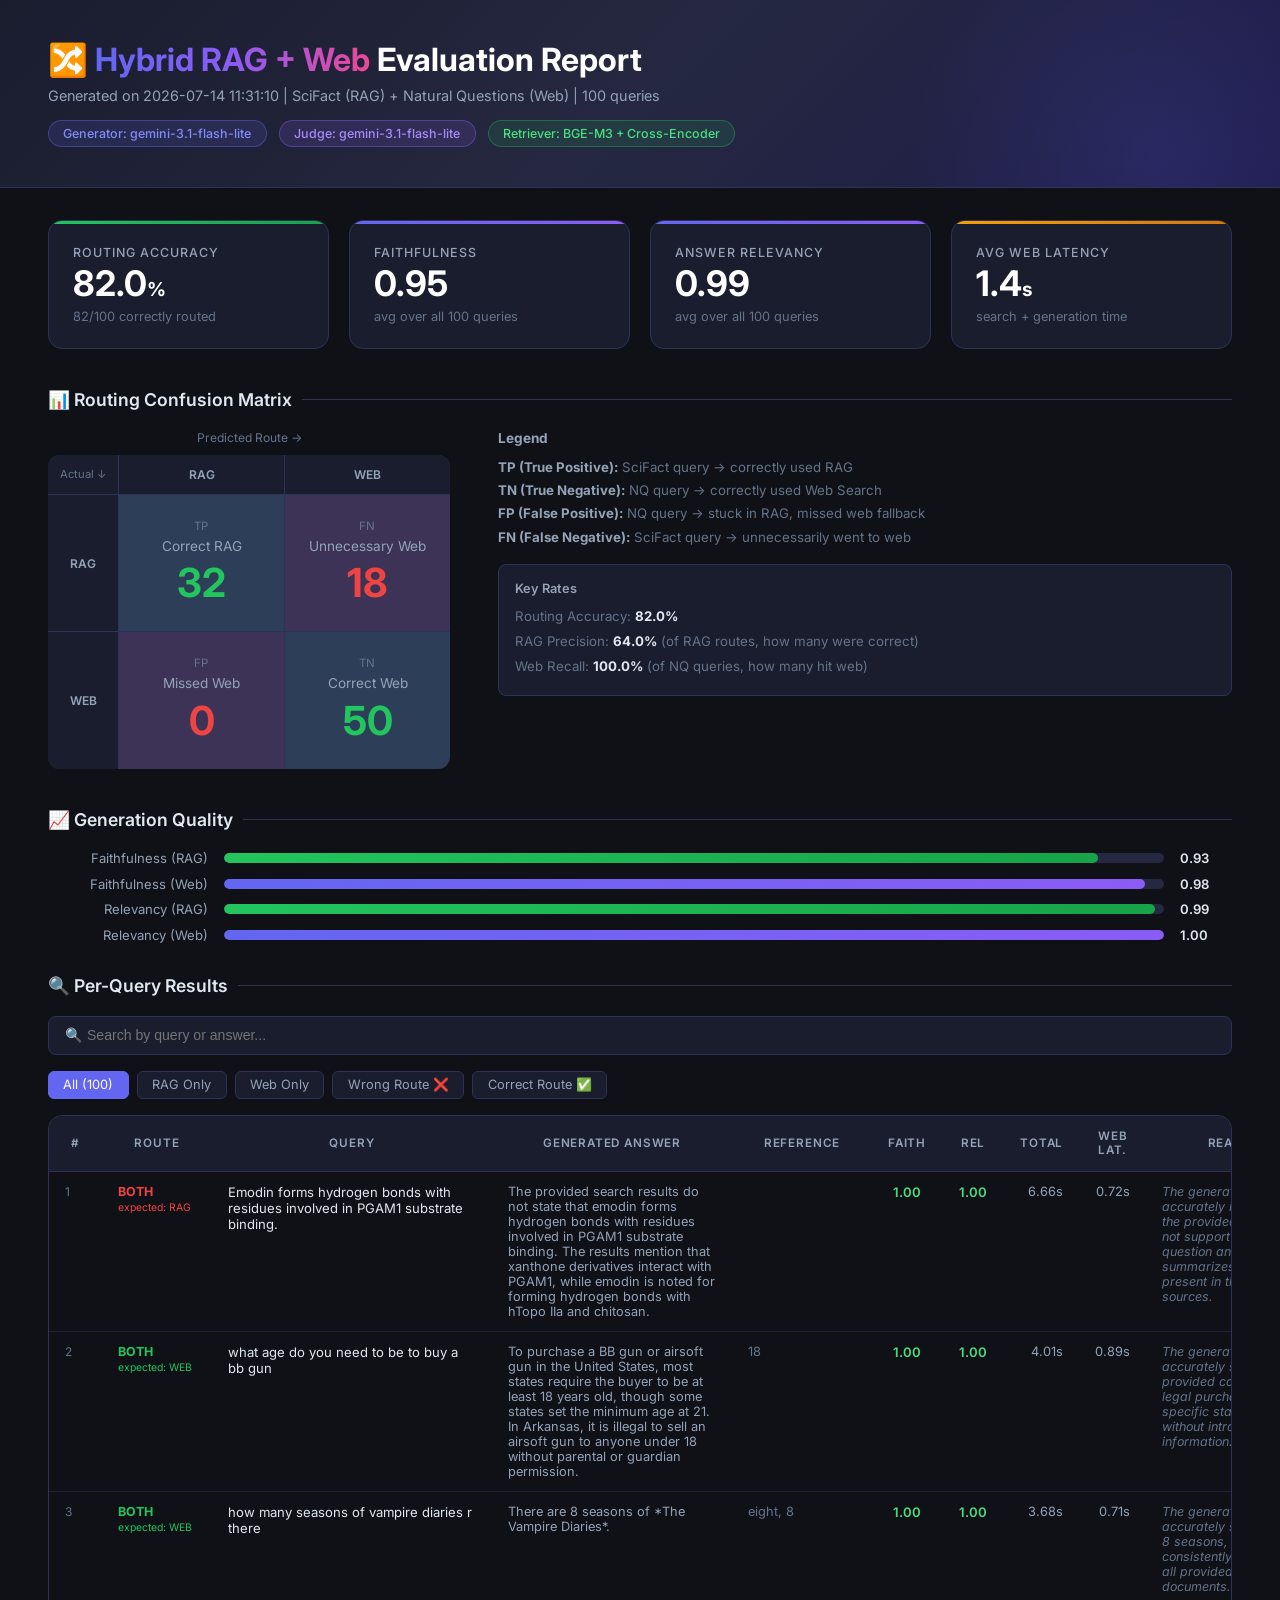
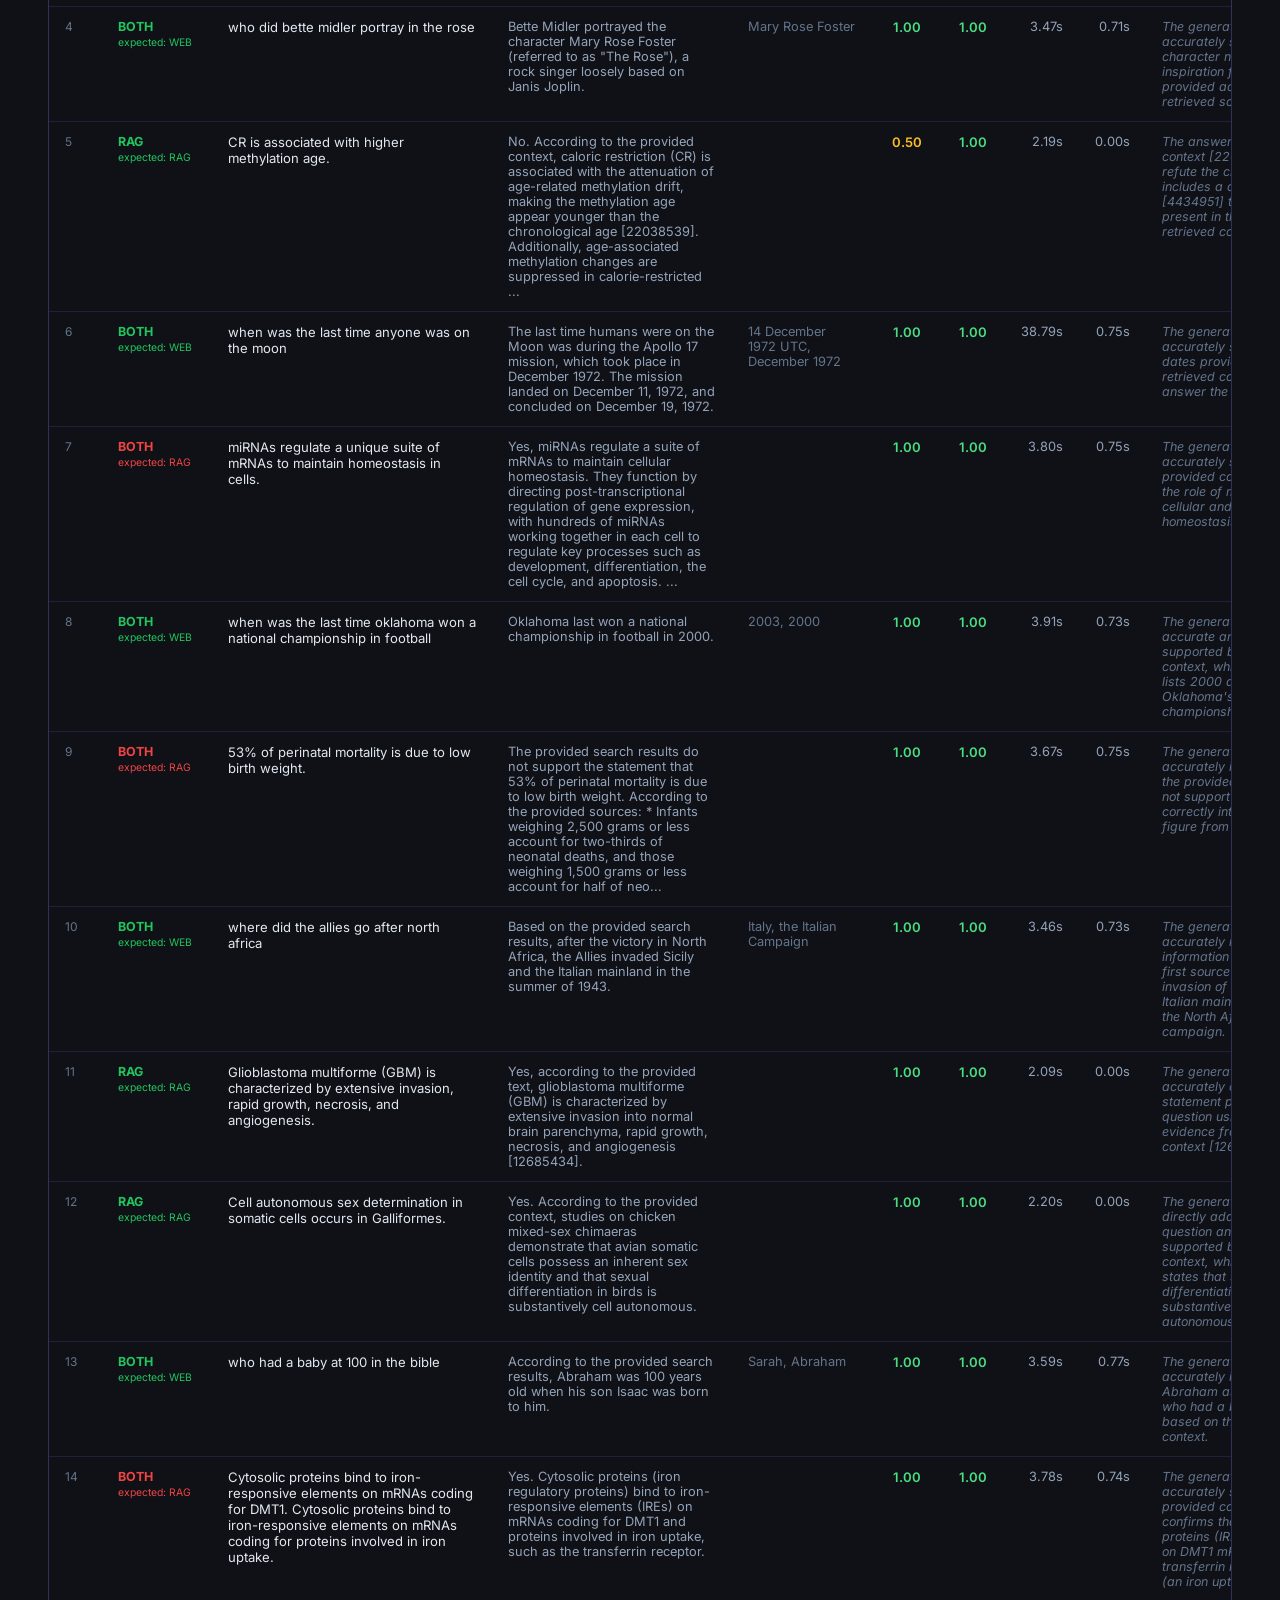
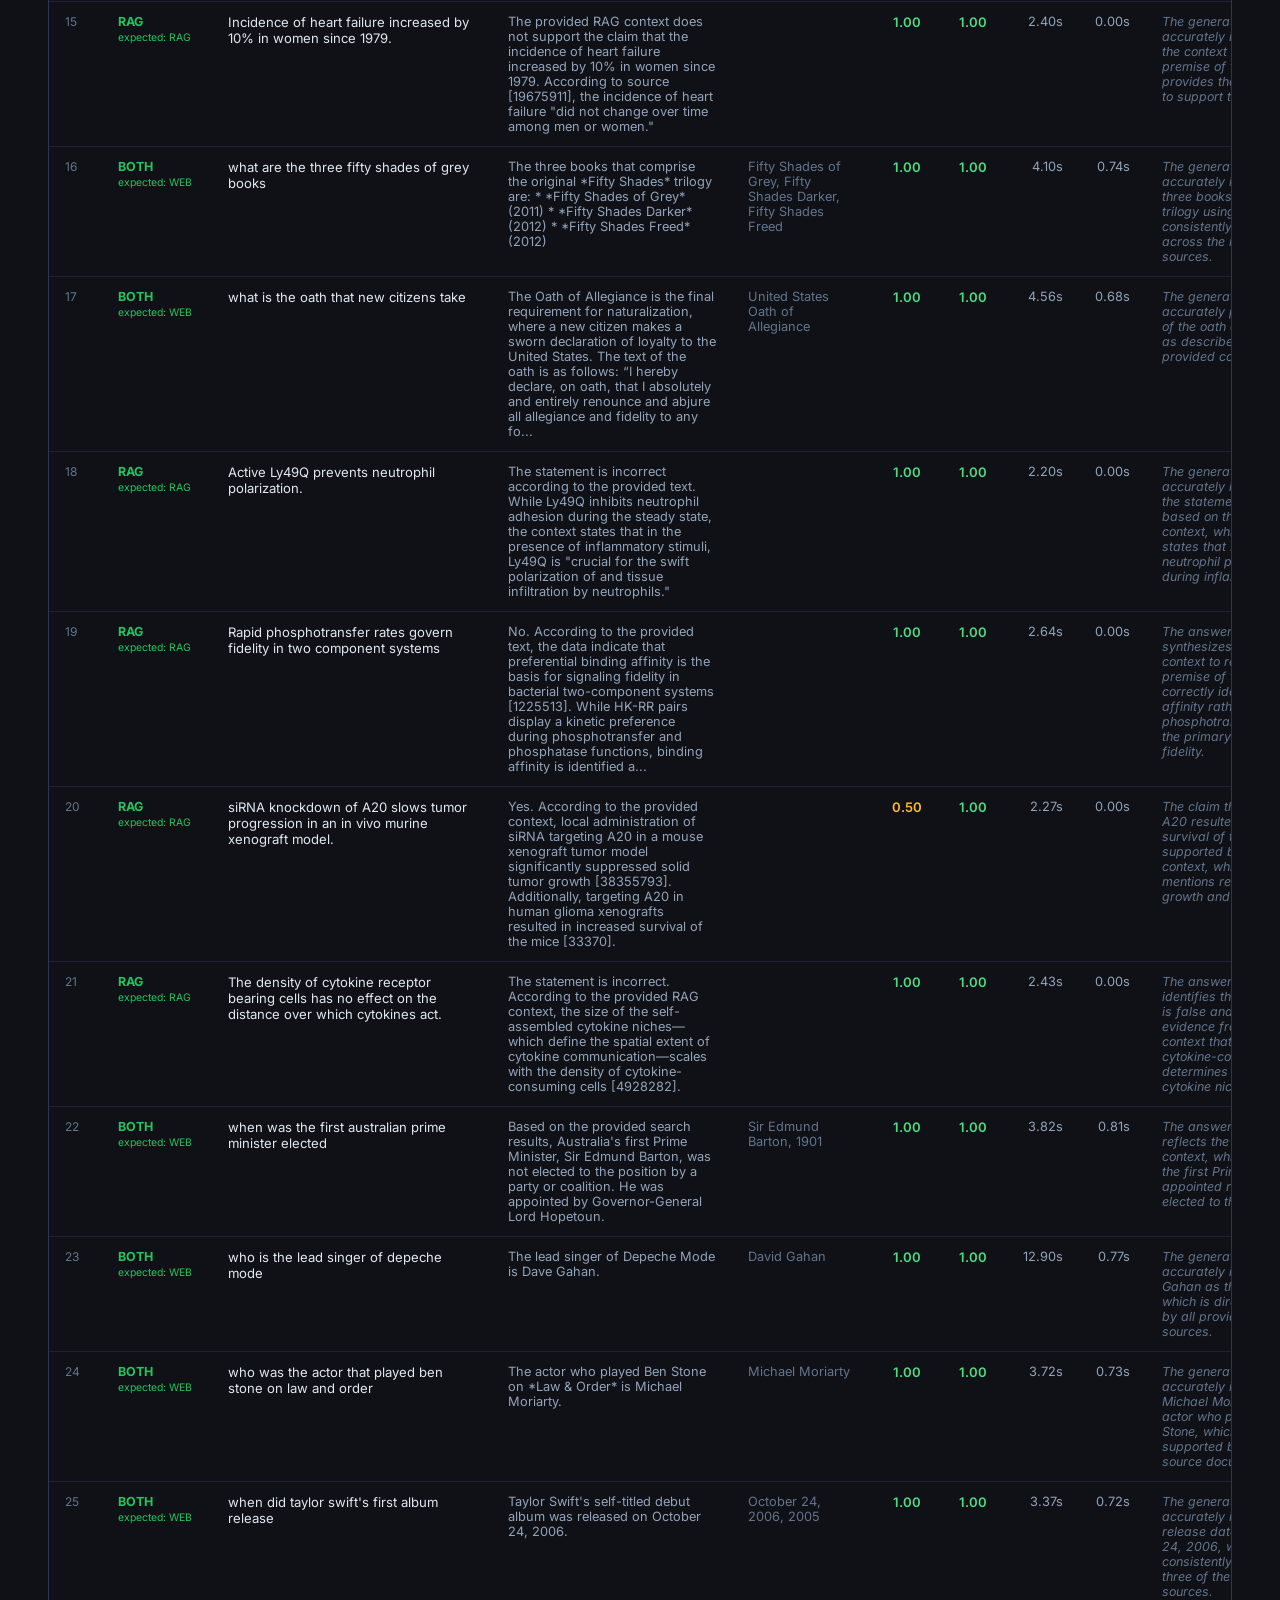
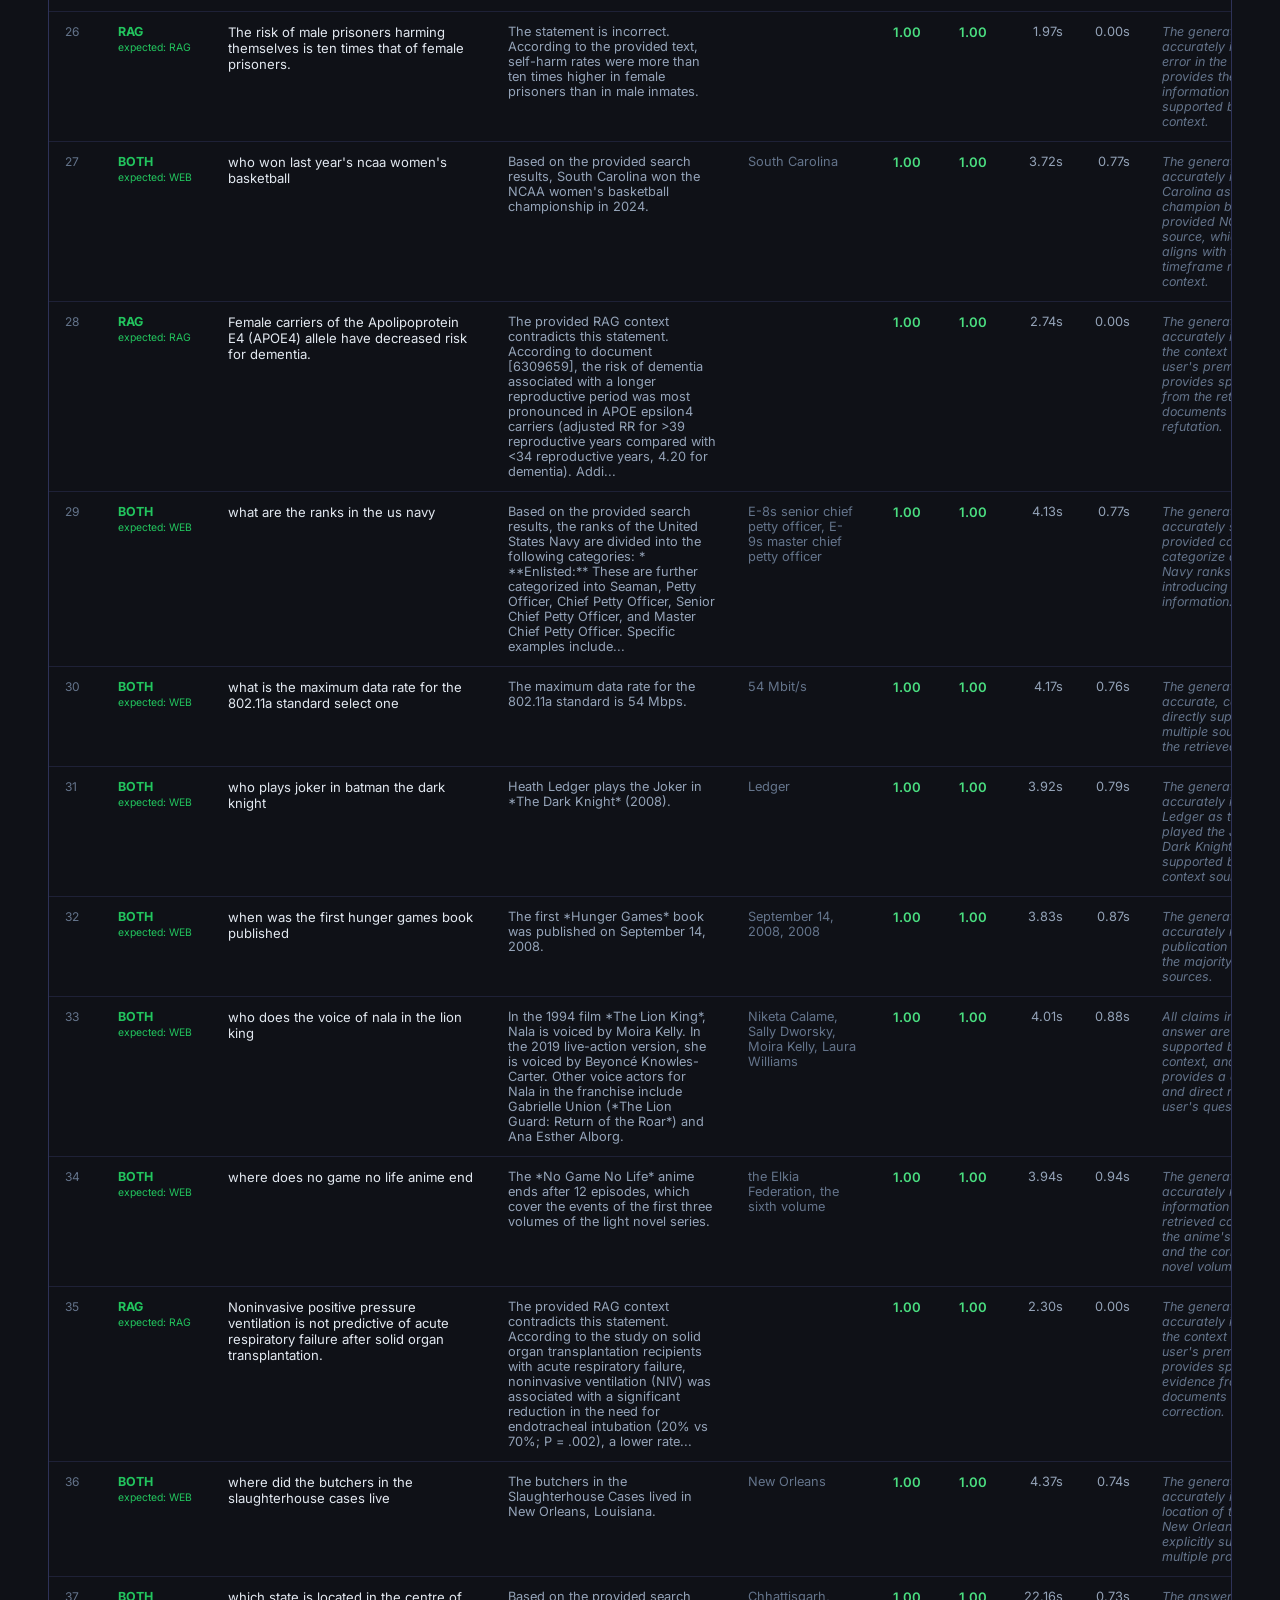
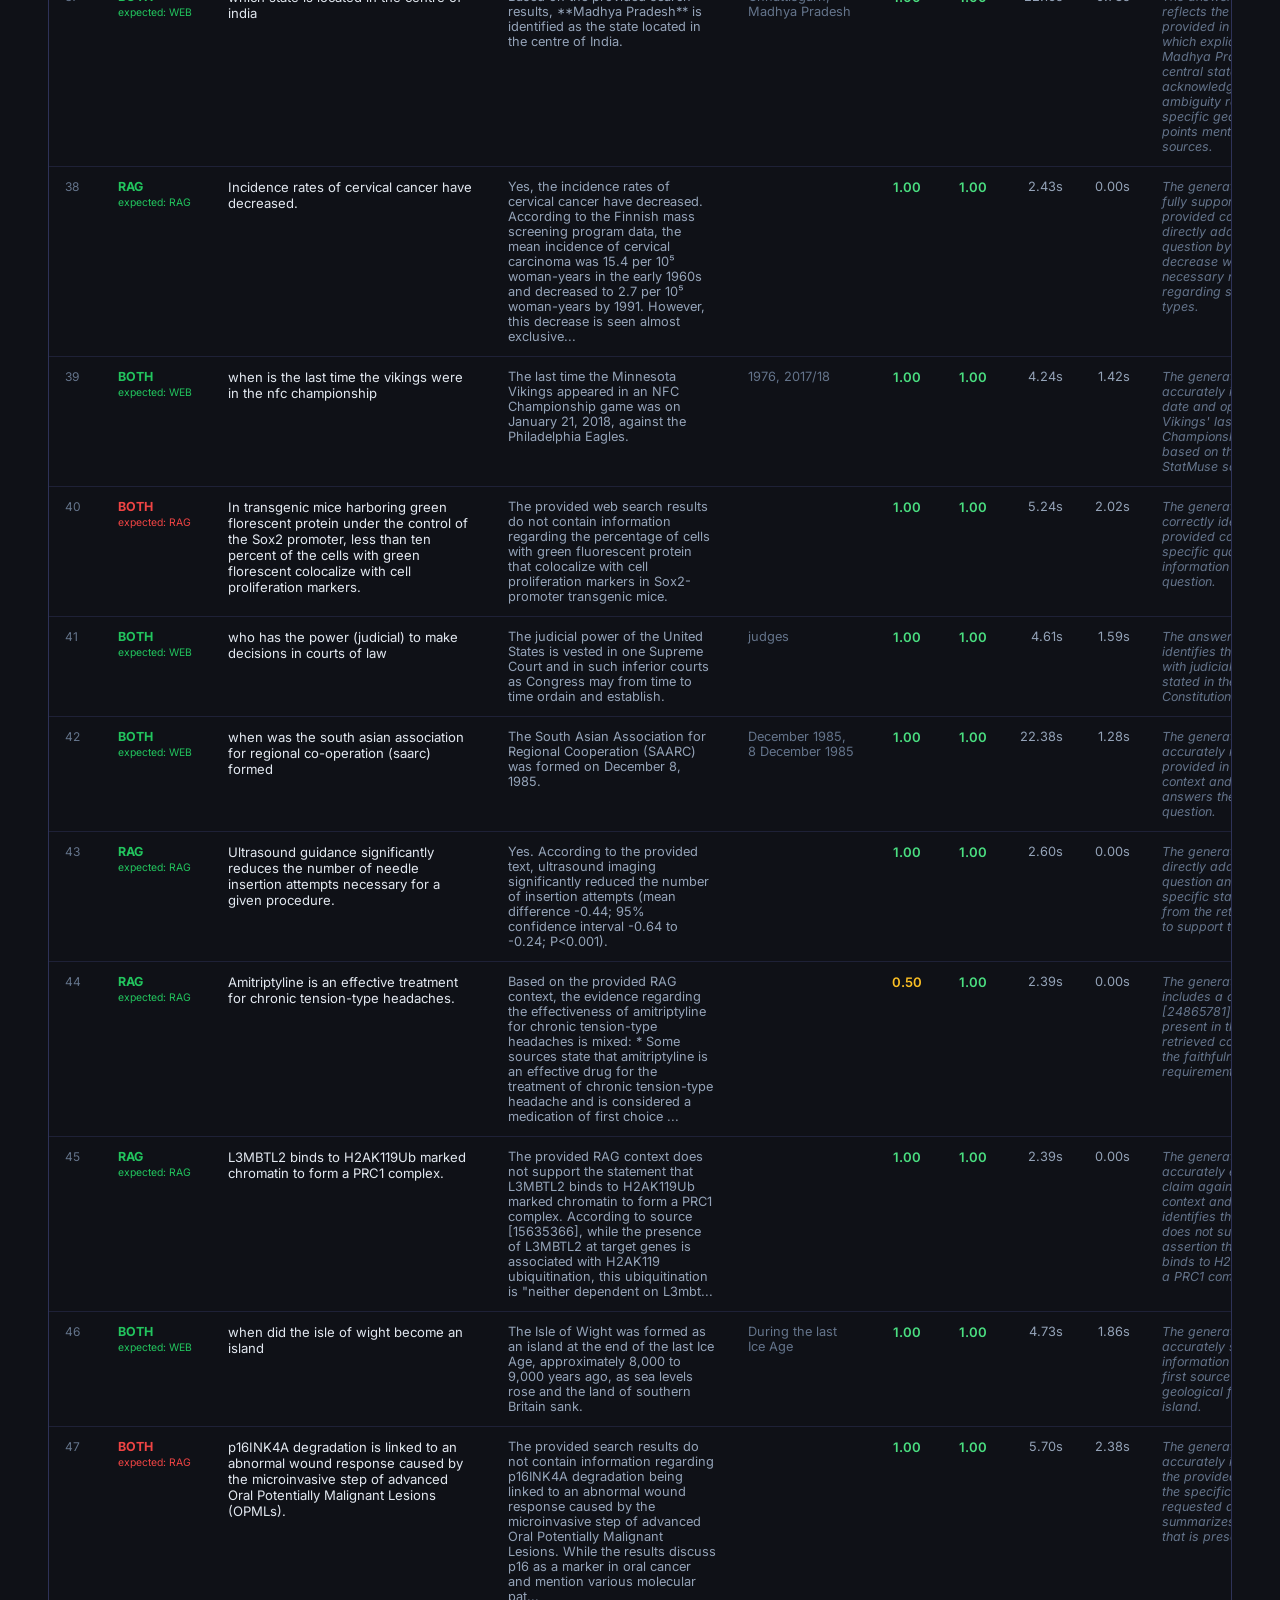
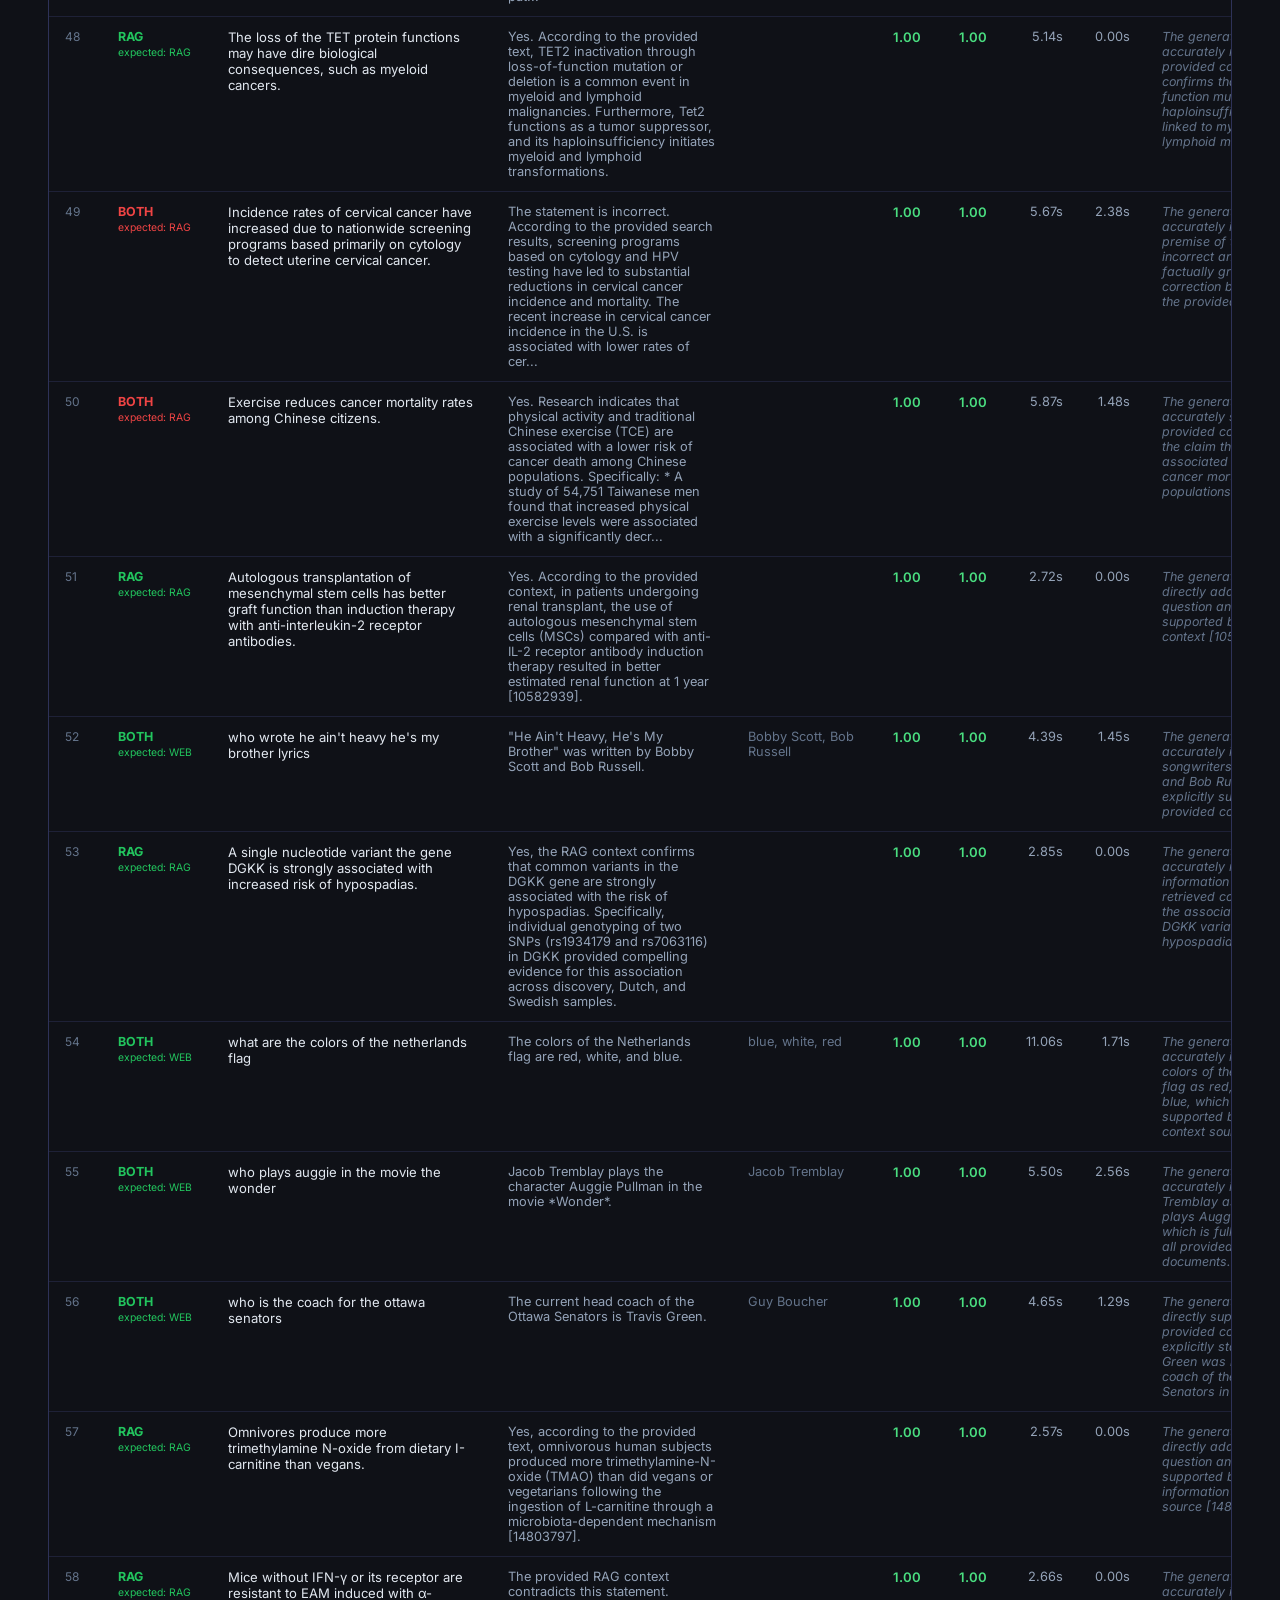
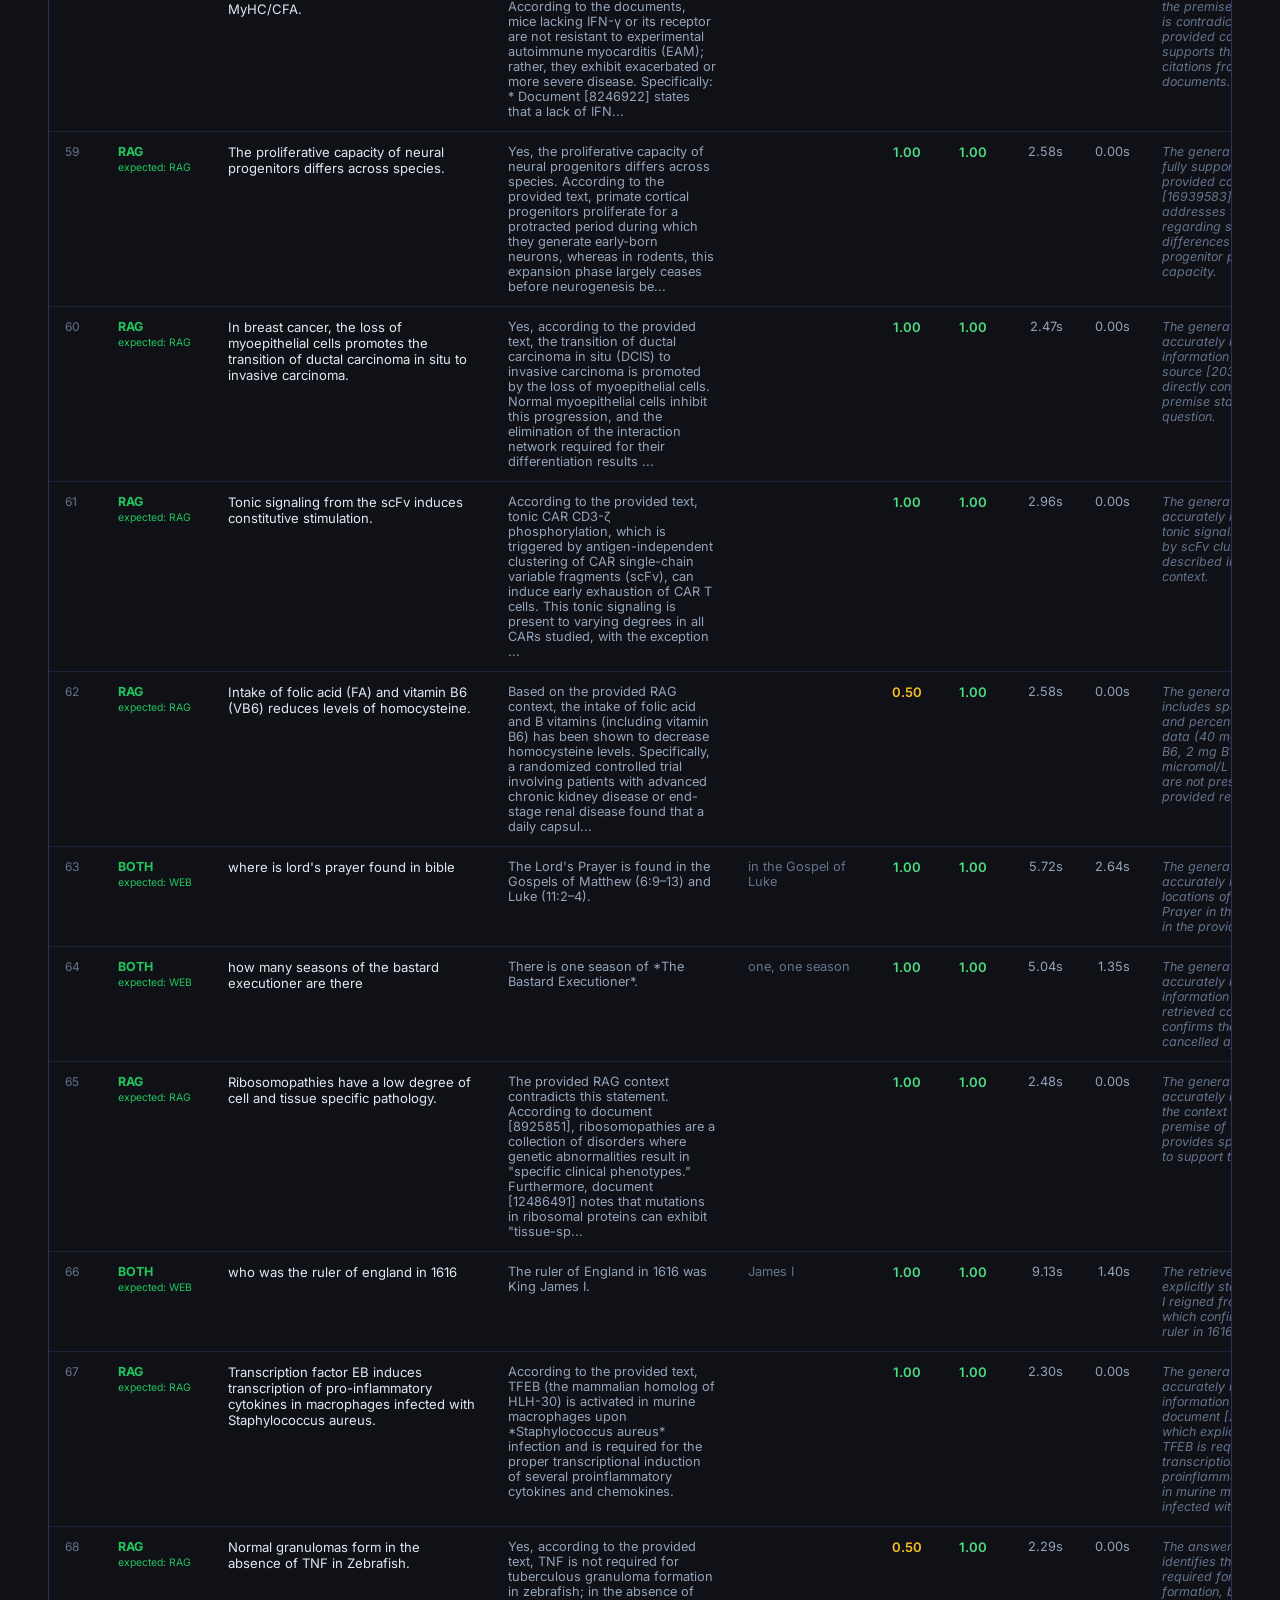
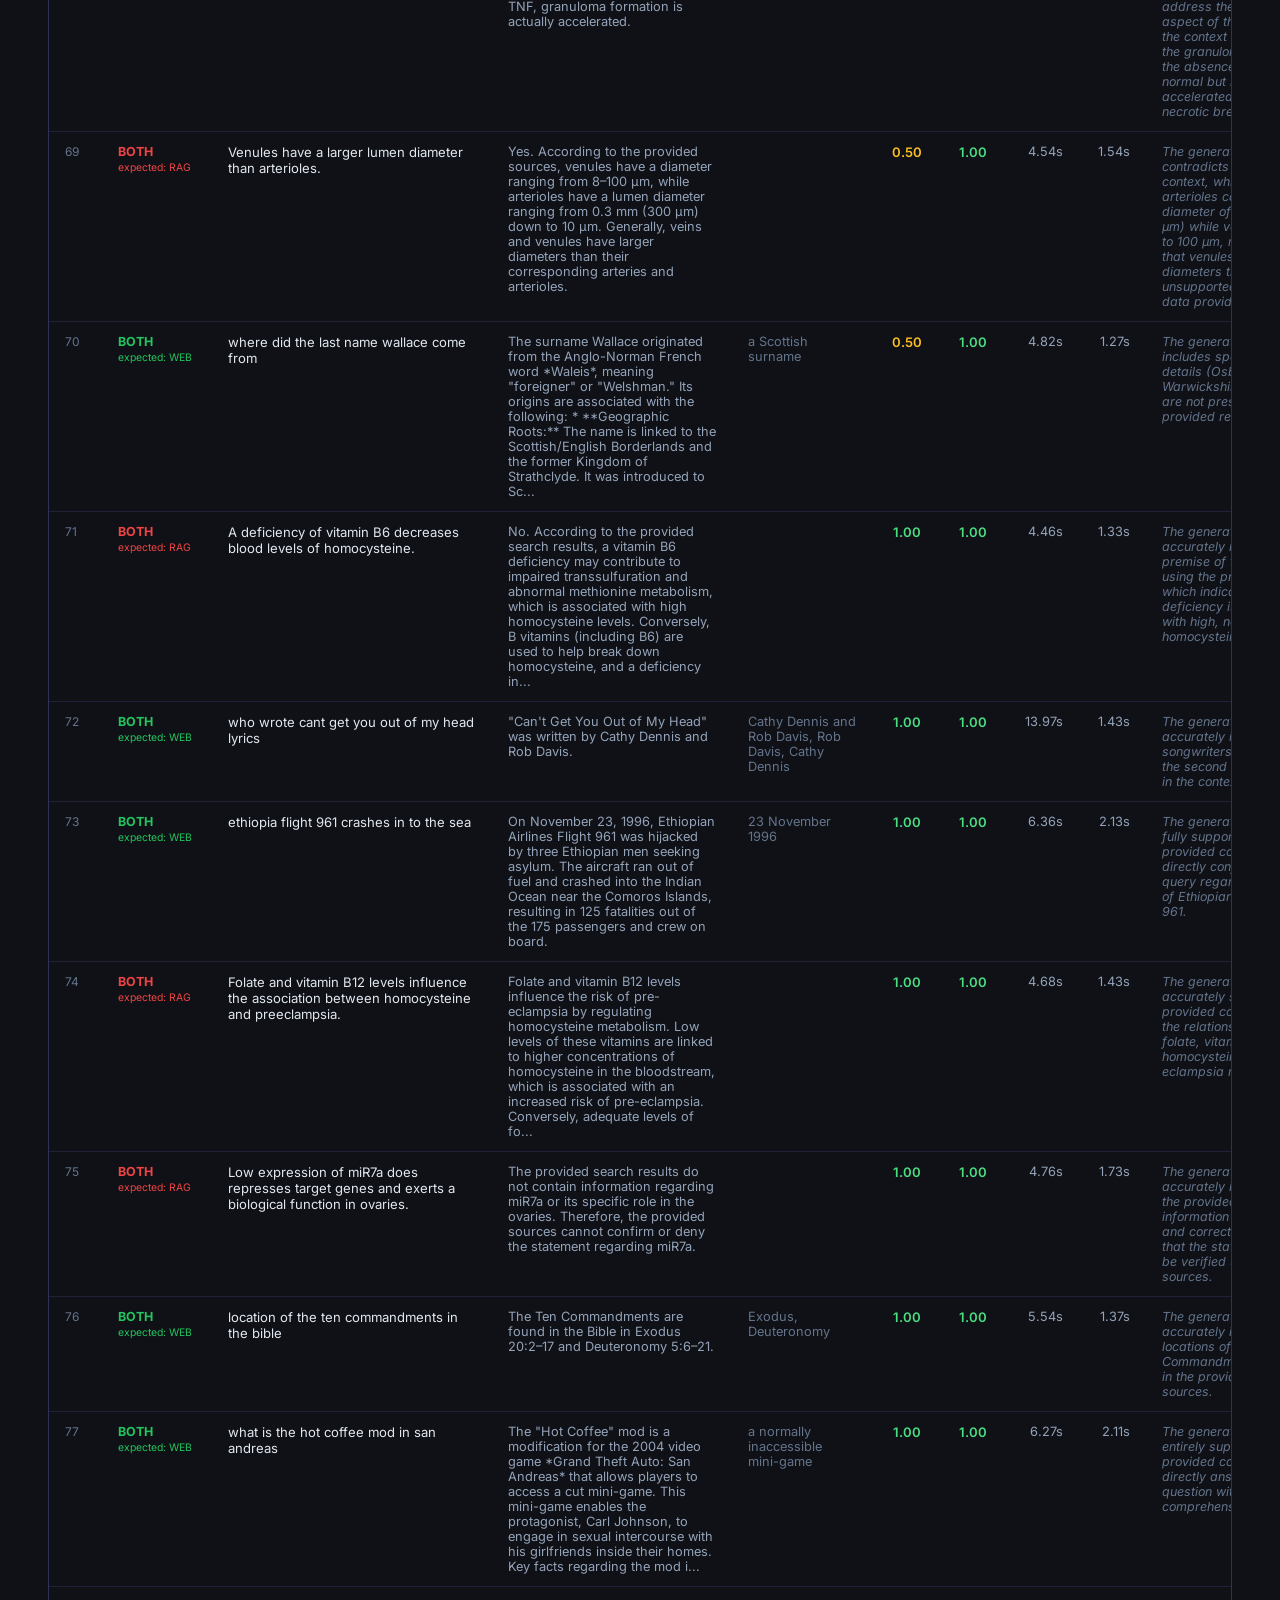
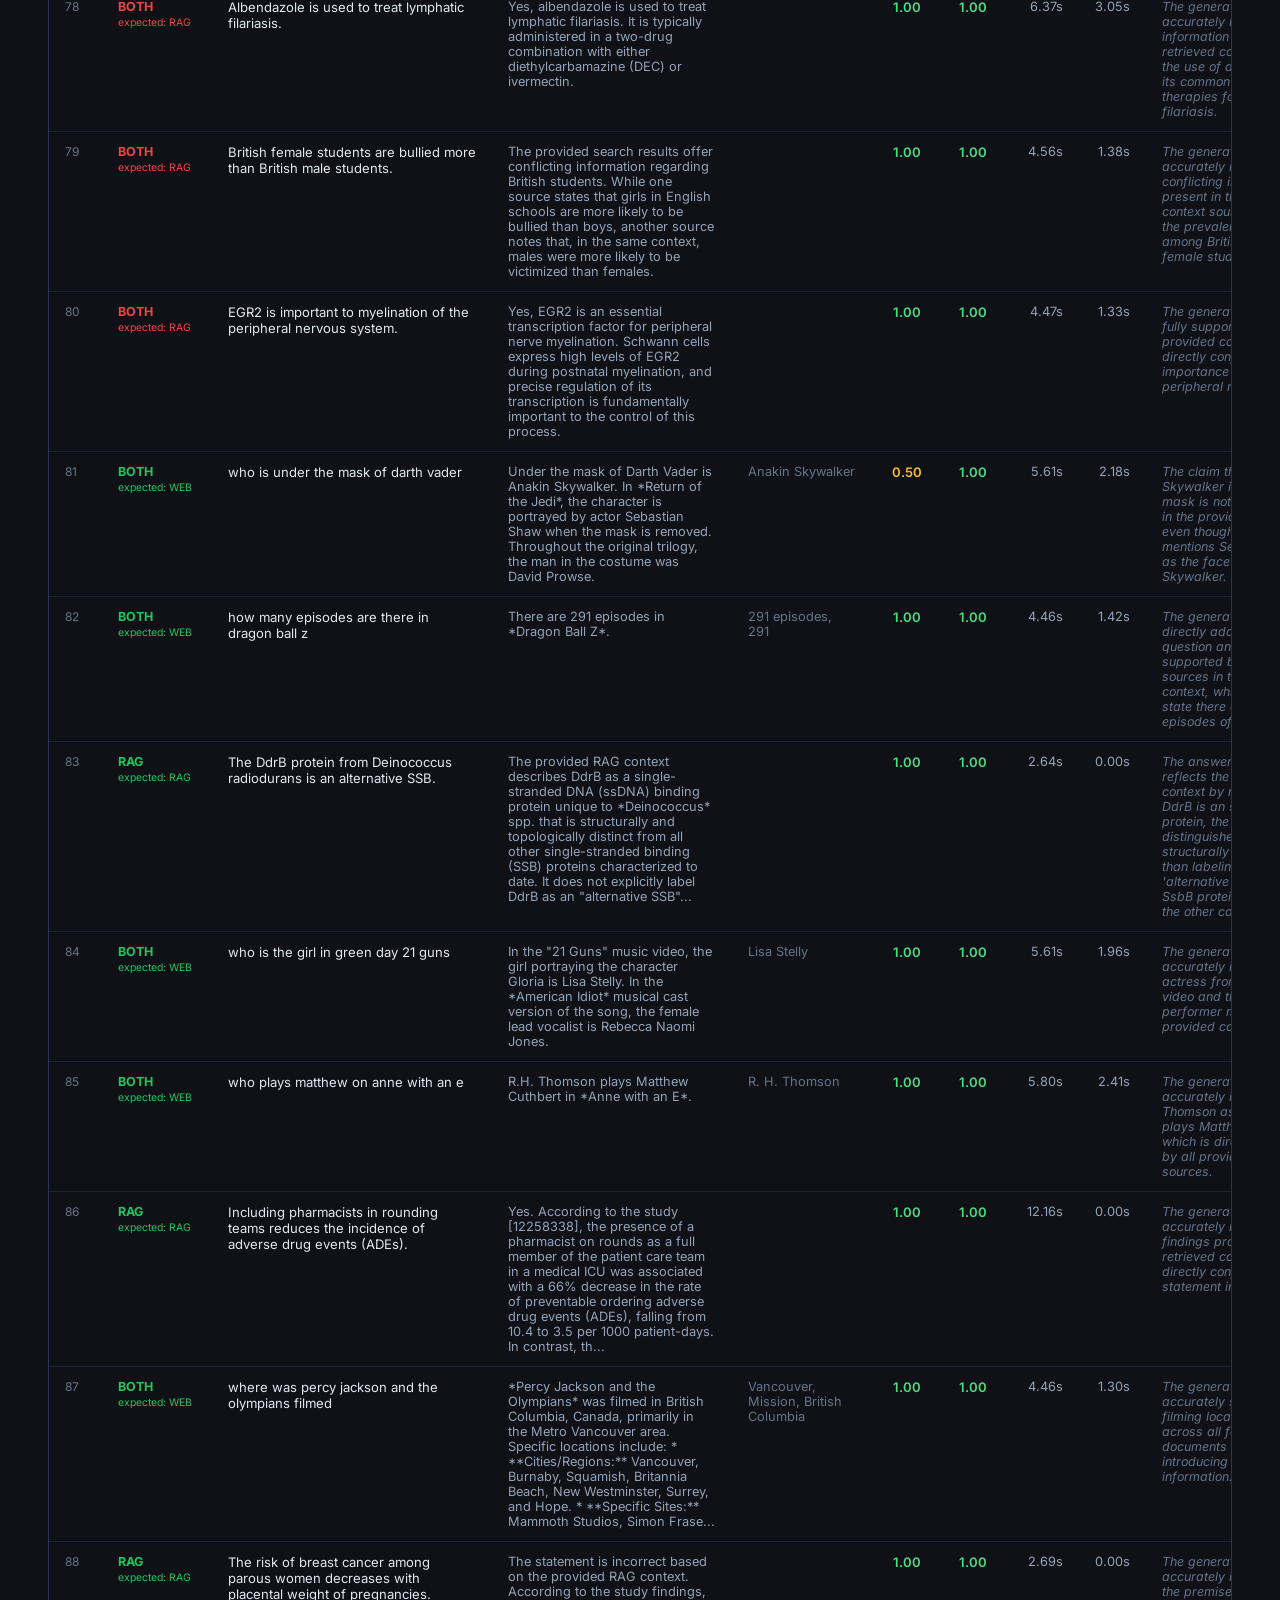
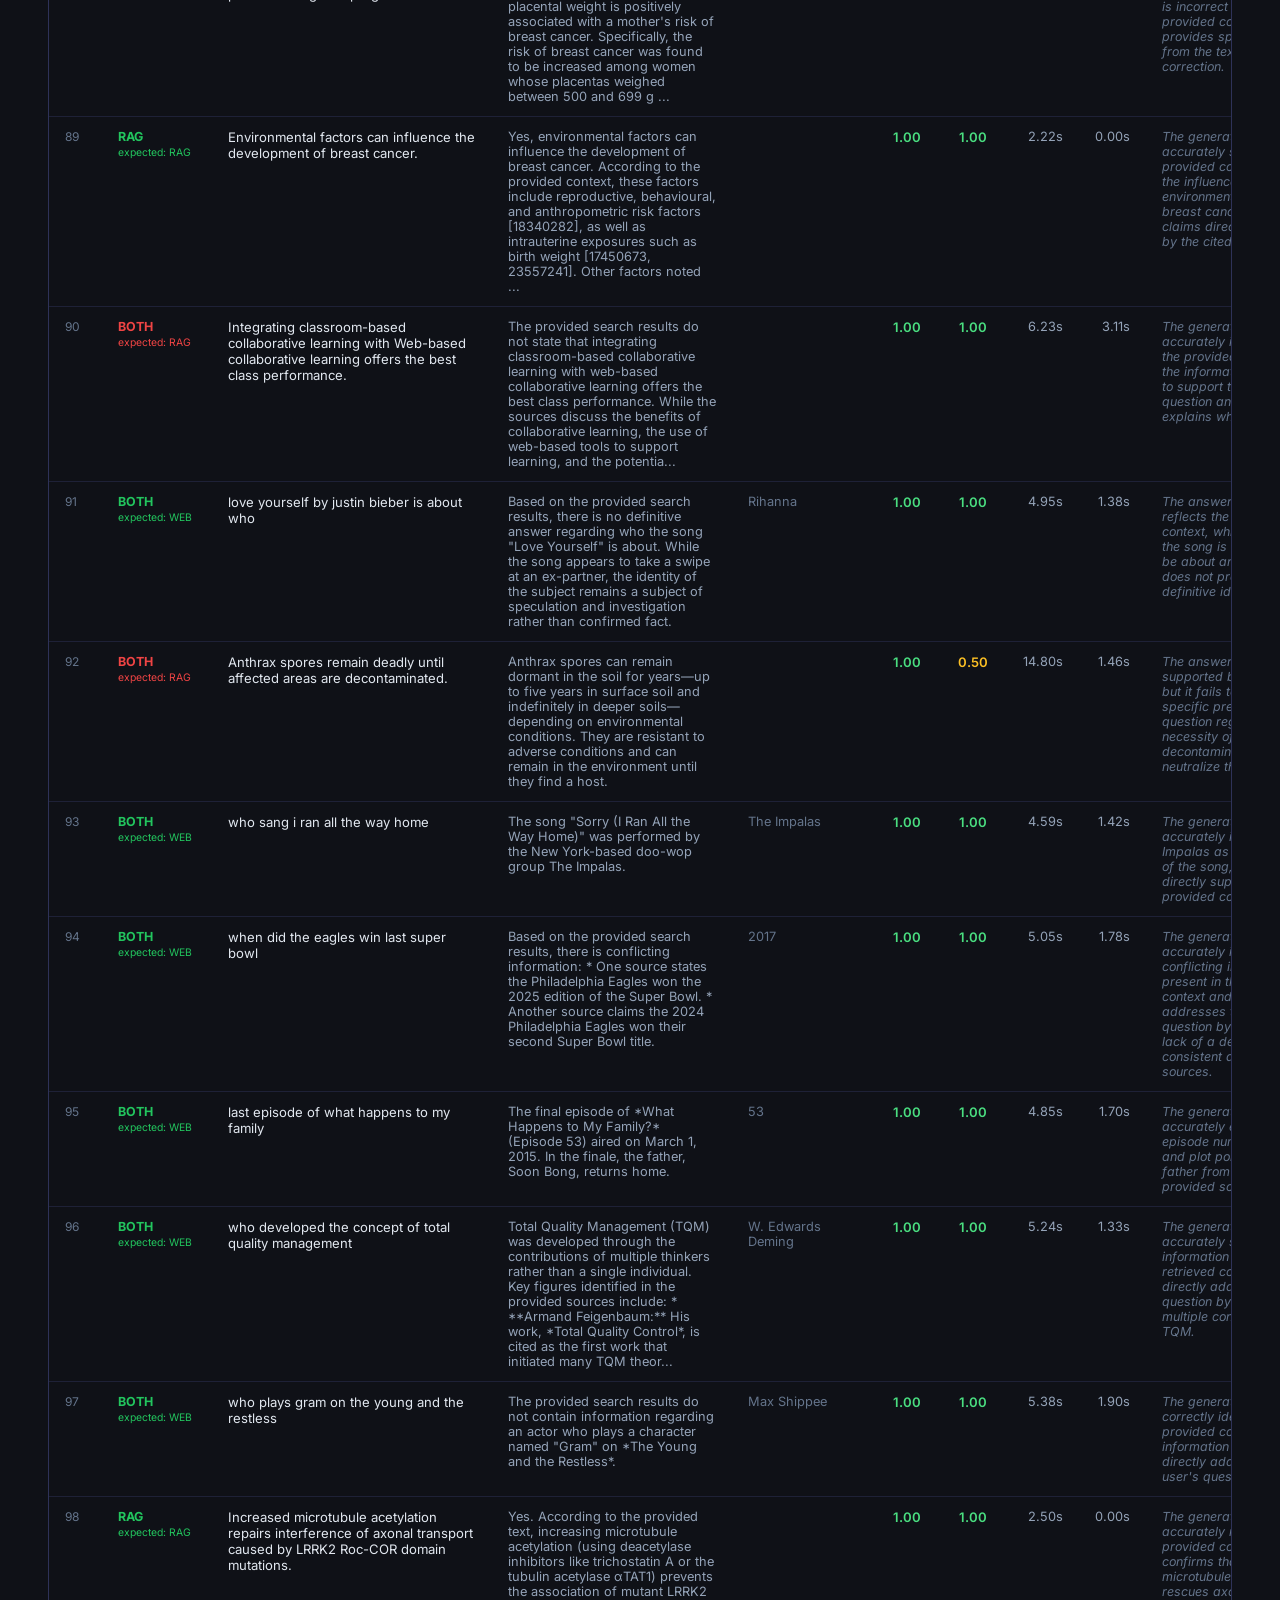
<file: evaluate_rag/eval_report_hybrid.html>
<!DOCTYPE html>

<html lang="en">
<head>
<meta charset="utf-8"/>
<meta content="width=device-width, initial-scale=1.0" name="viewport"/>
<title>Hybrid RAG + Web Evaluation Report</title>
<link href="https://fonts.googleapis.com" rel="preconnect"/>
<link href="https://fonts.googleapis.com/css2?family=Inter:wght@300;400;500;600;700&amp;display=swap" rel="stylesheet"/>
<style>
    :root {
      --bg: #0f1117; --surface: #1a1d2e; --surface2: #252840;
      --border: #2e3258; --accent: #6366f1; --accent2: #8b5cf6;
      --green: #22c55e; --red: #ef4444; --yellow: #f59e0b;
      --text: #e2e8f0; --text-muted: #94a3b8; --text-dim: #64748b;
    }
    * { box-sizing: border-box; margin: 0; padding: 0; }
    body { font-family: 'Inter', sans-serif; background: var(--bg); color: var(--text); min-height: 100vh; }

    /* Header */
    .header {
      background: linear-gradient(135deg, #1a1d2e 0%, #252840 50%, #1e1b4b 100%);
      border-bottom: 1px solid var(--border);
      padding: 2.5rem 3rem;
      position: relative; overflow: hidden;
    }
    .header::before {
      content: ''; position: absolute; top: -50%; right: -10%;
      width: 500px; height: 500px;
      background: radial-gradient(circle, rgba(99,102,241,0.15) 0%, transparent 70%);
      pointer-events: none;
    }
    .header h1 { font-size: 2rem; font-weight: 700; color: #fff; }
    .header h1 span { background: linear-gradient(90deg, #6366f1, #8b5cf6, #ec4899); -webkit-background-clip: text; -webkit-text-fill-color: transparent; }
    .header .meta { margin-top: 0.5rem; color: var(--text-muted); font-size: 0.9rem; }
    .header .pills { display: flex; gap: 0.75rem; margin-top: 1rem; flex-wrap: wrap; }
    .pill {
      padding: 0.3rem 0.9rem; border-radius: 999px; font-size: 0.78rem; font-weight: 500;
      border: 1px solid;
    }
    .pill-blue { background: rgba(99,102,241,0.15); border-color: rgba(99,102,241,0.4); color: #818cf8; }
    .pill-green { background: rgba(34,197,94,0.12); border-color: rgba(34,197,94,0.35); color: #4ade80; }
    .pill-purple { background: rgba(139,92,246,0.15); border-color: rgba(139,92,246,0.4); color: #a78bfa; }

    /* Main layout */
    .container { max-width: 1600px; margin: 0 auto; padding: 2rem 3rem; }

    /* Summary cards */
    .cards { display: grid; grid-template-columns: repeat(auto-fit, minmax(200px, 1fr)); gap: 1.25rem; margin-bottom: 2.5rem; }
    .card {
      background: var(--surface); border: 1px solid var(--border);
      border-radius: 14px; padding: 1.5rem;
      position: relative; overflow: hidden;
    }
    .card::before {
      content: ''; position: absolute; top: 0; left: 0; right: 0; height: 3px;
      background: linear-gradient(90deg, var(--accent), var(--accent2));
    }
    .card.card-green::before { background: linear-gradient(90deg, #22c55e, #16a34a); }
    .card.card-red::before   { background: linear-gradient(90deg, #ef4444, #dc2626); }
    .card.card-yellow::before{ background: linear-gradient(90deg, #f59e0b, #d97706); }
    .card-label { font-size: 0.78rem; font-weight: 500; color: var(--text-muted); text-transform: uppercase; letter-spacing: 0.08em; }
    .card-value { font-size: 2.2rem; font-weight: 700; color: #fff; margin-top: 0.4rem; line-height: 1; }
    .card-sub   { font-size: 0.8rem; color: var(--text-dim); margin-top: 0.5rem; }

    /* Section title */
    .section-title {
      font-size: 1.1rem; font-weight: 600; color: var(--text);
      margin-bottom: 1.25rem; display: flex; align-items: center; gap: 0.6rem;
    }
    .section-title::after { content: ''; flex: 1; height: 1px; background: var(--border); }

    /* Confusion matrix */
    .cm-grid { display: grid; grid-template-columns: 1fr 1fr; gap: 1px; background: var(--border); border-radius: 12px; overflow: hidden; max-width: 480px; }
    .cm-cell {
      background: var(--surface2); padding: 1.5rem; text-align: center;
    }
    .cm-cell.tp, .cm-cell.tn { background: rgba(34,197,94,0.08); }
    .cm-cell.fp, .cm-cell.fn { background: rgba(239,68,68,0.08); }
    .cm-label { font-size: 0.72rem; color: var(--text-dim); text-transform: uppercase; letter-spacing: 0.06em; }
    .cm-name  { font-size: 0.85rem; color: var(--text-muted); margin: 0.3rem 0; }
    .cm-val   { font-size: 2.5rem; font-weight: 700; color: #fff; }
    .cm-val.green { color: var(--green); }
    .cm-val.red   { color: var(--red); }

    /* Confusion matrix wrapper */
    .cm-wrapper { display: flex; gap: 3rem; align-items: flex-start; flex-wrap: wrap; margin-bottom: 2.5rem; }
    .cm-legend { flex: 1; min-width: 260px; }
    .cm-legend h4 { color: var(--text-muted); font-size: 0.85rem; margin-bottom: 0.8rem; }
    .cm-legend ul { list-style: none; display: flex; flex-direction: column; gap: 0.45rem; }
    .cm-legend li { font-size: 0.83rem; color: var(--text-dim); }
    .cm-legend li strong { color: var(--text-muted); }

    /* Bar charts */
    .bar-group { display: flex; flex-direction: column; gap: 0.6rem; margin-bottom: 2rem; }
    .bar-row { display: flex; align-items: center; gap: 1rem; }
    .bar-label { width: 160px; font-size: 0.82rem; color: var(--text-muted); flex-shrink: 0; text-align: right; }
    .bar-track { flex: 1; height: 10px; background: var(--surface2); border-radius: 999px; overflow: hidden; }
    .bar-fill  { height: 100%; border-radius: 999px; background: linear-gradient(90deg, var(--accent), var(--accent2)); }
    .bar-fill.green { background: linear-gradient(90deg, #22c55e, #16a34a); }
    .bar-val   { width: 52px; font-size: 0.82rem; color: var(--text); font-weight: 600; }

    /* Table */
    .table-wrap { overflow-x: auto; border-radius: 14px; border: 1px solid var(--border); margin-top: 1rem; }
    table { width: 100%; border-collapse: collapse; font-size: 0.82rem; }
    thead th {
      background: var(--surface); color: var(--text-muted);
      font-size: 0.73rem; font-weight: 600; text-transform: uppercase;
      letter-spacing: 0.07em; padding: 0.85rem 1rem;
      border-bottom: 1px solid var(--border);
      position: sticky; top: 0;
    }
    tbody tr { border-bottom: 1px solid rgba(46,50,88,0.5); transition: background 0.15s; }
    tbody tr:hover { background: rgba(99,102,241,0.04); }
    tbody tr:last-child { border-bottom: none; }
    td { padding: 0.75rem 1rem; vertical-align: top; }
    td.idx { color: var(--text-dim); font-size: 0.75rem; }
    td.route-badge { min-width: 110px; font-size: 0.78rem; }
    td.query-cell { min-width: 280px; max-width: 380px; color: var(--text); }
    td.answer-cell { min-width: 240px; max-width: 320px; color: var(--text-muted); font-size: 0.8rem; }
    td.ref-cell { min-width: 140px; max-width: 200px; color: var(--text-dim); font-size: 0.8rem; }
    td.em-cell { text-align: center; font-size: 1rem; }
    td.score { text-align: center; font-weight: 600; }
    td.latency { text-align: right; color: var(--text-muted); font-size: 0.8rem; }
    td.reasoning-cell { min-width: 200px; max-width: 280px; color: var(--text-dim); font-size: 0.78rem; font-style: italic; }

    /* Score colors */
    td.score { }
    .score-high { color: #4ade80; }
    .score-mid  { color: #fbbf24; }
    .score-low  { color: #f87171; }

    /* Search */
    .search-bar {
      width: 100%; padding: 0.65rem 1rem; border-radius: 8px;
      background: var(--surface); border: 1px solid var(--border);
      color: var(--text); font-size: 0.88rem; outline: none;
      margin-bottom: 1rem; transition: border-color 0.2s;
    }
    .search-bar:focus { border-color: var(--accent); }

    /* Filter tabs */
    .filter-tabs { display: flex; gap: 0.5rem; margin-bottom: 1rem; flex-wrap: wrap; }
    .ftab {
      padding: 0.35rem 0.9rem; border-radius: 6px; font-size: 0.8rem;
      cursor: pointer; border: 1px solid var(--border); background: var(--surface);
      color: var(--text-muted); transition: all 0.15s;
    }
    .ftab:hover, .ftab.active { background: var(--accent); border-color: var(--accent); color: #fff; }

    footer { text-align: center; padding: 2rem; color: var(--text-dim); font-size: 0.8rem; border-top: 1px solid var(--border); margin-top: 3rem; }
  </style>
</head>
<body>
<div class="header">
<h1>🔀 <span>Hybrid RAG + Web</span> Evaluation Report</h1>
<div class="meta">Generated on 2026-07-14 11:31:10 | SciFact (RAG) + Natural Questions (Web) | 100 queries</div>
<div class="pills">
<span class="pill pill-blue">Generator: gemini-3.1-flash-lite</span>
<span class="pill pill-purple">Judge: gemini-3.1-flash-lite</span>
<span class="pill pill-green">Retriever: BGE-M3 + Cross-Encoder</span>
</div>
</div>
<div class="container">
<!-- ── Summary Cards ── -->
<div class="cards">
<div class="card card-green">
<div class="card-label">Routing Accuracy</div>
<div class="card-value">82.0<span style="font-size:1.2rem">%</span></div>
<div class="card-sub">82/100 correctly routed</div>
</div>
<div class="card">
<div class="card-label">Faithfulness</div>
<div class="card-value">0.95</div>
<div class="card-sub">avg over all 100 queries</div>
</div>
<div class="card">
<div class="card-label">Answer Relevancy</div>
<div class="card-value">0.99</div>
<div class="card-sub">avg over all 100 queries</div>
</div>

<div class="card card-yellow">
<div class="card-label">Avg Web Latency</div>
<div class="card-value">1.4<span style="font-size:1.2rem">s</span></div>
<div class="card-sub">search + generation time</div>
</div>
</div>
<!-- ── Confusion Matrix ── -->
<div class="section-title">📊 Routing Confusion Matrix</div>
<div class="cm-wrapper">
<div>
<div style="font-size:0.75rem;color:var(--text-dim);margin-bottom:0.6rem;text-align:center;">Predicted Route →</div>
<div style="display:grid;grid-template-columns:auto 1fr 1fr;gap:1px;background:var(--border);border-radius:12px;overflow:hidden;">
<div style="background:var(--surface);padding:0.75rem;display:flex;align-items:center;justify-content:center;font-size:0.7rem;color:var(--text-dim);">Actual ↓</div>
<div style="background:var(--surface);padding:0.75rem;text-align:center;font-size:0.75rem;color:var(--text-muted);font-weight:600;">RAG</div>
<div style="background:var(--surface);padding:0.75rem;text-align:center;font-size:0.75rem;color:var(--text-muted);font-weight:600;">WEB</div>
<div style="background:var(--surface);padding:0.75rem;display:flex;align-items:center;justify-content:center;font-size:0.75rem;color:var(--text-muted);font-weight:600;writing-mode:horizontal-tb;">RAG</div>
<div class="cm-cell tp">
<div class="cm-label">TP</div>
<div class="cm-name">Correct RAG</div>
<div class="cm-val green">32</div>
</div>
<div class="cm-cell fn">
<div class="cm-label">FN</div>
<div class="cm-name">Unnecessary Web</div>
<div class="cm-val red">18</div>
</div>
<div style="background:var(--surface);padding:0.75rem;display:flex;align-items:center;justify-content:center;font-size:0.75rem;color:var(--text-muted);font-weight:600;">WEB</div>
<div class="cm-cell fp">
<div class="cm-label">FP</div>
<div class="cm-name">Missed Web</div>
<div class="cm-val red">0</div>
</div>
<div class="cm-cell tn">
<div class="cm-label">TN</div>
<div class="cm-name">Correct Web</div>
<div class="cm-val green">50</div>
</div>
</div>
</div>
<div class="cm-legend">
<h4>Legend</h4>
<ul>
<li><strong>TP (True Positive):</strong> SciFact query → correctly used RAG</li>
<li><strong>TN (True Negative):</strong> NQ query → correctly used Web Search</li>
<li><strong>FP (False Positive):</strong> NQ query → stuck in RAG, missed web fallback</li>
<li><strong>FN (False Negative):</strong> SciFact query → unnecessarily went to web</li>
</ul>
<div style="margin-top:1.2rem;padding:1rem;background:var(--surface);border-radius:8px;border:1px solid var(--border);">
<div style="font-size:0.8rem;color:var(--text-muted);margin-bottom:0.5rem;font-weight:600;">Key Rates</div>
<div style="font-size:0.83rem;color:var(--text-dim);line-height:1.9;">
          Routing Accuracy: <b style="color:var(--text)">82.0%</b><br/>
          RAG Precision: <b style="color:var(--text)">64.0%</b> (of RAG routes, how many were correct)<br/>
          Web Recall: <b style="color:var(--text)">100.0%</b> (of NQ queries, how many hit web)
        </div>
</div>
</div>
</div>
<!-- ── Metric Bars ── -->
<div class="section-title">📈 Generation Quality</div>
<div class="bar-group">
<div class="bar-row">
<div class="bar-label">Faithfulness (RAG)</div>
<div class="bar-track"><div class="bar-fill green" style="width:93.0%"></div></div>
<div class="bar-val">0.93</div>
</div>
<div class="bar-row">
<div class="bar-label">Faithfulness (Web)</div>
<div class="bar-track"><div class="bar-fill" style="width:98.0%"></div></div>
<div class="bar-val">0.98</div>
</div>
<div class="bar-row">
<div class="bar-label">Relevancy (RAG)</div>
<div class="bar-track"><div class="bar-fill green" style="width:99.0%"></div></div>
<div class="bar-val">0.99</div>
</div>
<div class="bar-row">
<div class="bar-label">Relevancy (Web)</div>
<div class="bar-track"><div class="bar-fill" style="width:100.0%"></div></div>
<div class="bar-val">1.00</div>
</div>
</div>
<!-- ── Per-Query Table ── -->
<div class="section-title">🔍 Per-Query Results</div>
<input class="search-bar" id="searchInput" oninput="filterTable()" placeholder="🔍 Search by query or answer..."/>
<div class="filter-tabs">
<div class="ftab active" onclick="setFilter('all', this)">All (100)</div>
<div class="ftab" onclick="setFilter('rag', this)">RAG Only</div>
<div class="ftab" onclick="setFilter('web', this)">Web Only</div>
<div class="ftab" onclick="setFilter('wrong', this)">Wrong Route ❌</div>
<div class="ftab" onclick="setFilter('correct', this)">Correct Route ✅</div>
</div>
<div class="table-wrap">
<table id="resultsTable">
<thead>
<tr>
<th>#</th>
<th>Route</th>
<th>Query</th>
<th>Generated Answer</th>
<th>Reference</th>
<th>Faith</th>
<th>Rel</th>
<th>Total</th>
<th>Web Lat.</th>
<th>Reasoning</th>
</tr>
</thead>
<tbody id="tableBody">
<tr>
<td class="idx">1</td>
<td class="route-badge" style="color:#ef4444">
<b>BOTH</b><br/><small>expected: RAG</small>
</td>
<td class="query-cell">Emodin forms hydrogen bonds with residues involved in PGAM1 substrate binding.</td>
<td class="answer-cell">The provided search results do not state that emodin forms hydrogen bonds with residues involved in PGAM1 substrate binding. The results mention that xanthone derivatives interact with PGAM1, while emodin is noted for forming hydrogen bonds with hTopo IIa and chitosan.</td>
<td class="ref-cell"></td>
<td class="score">1.00</td>
<td class="score">1.00</td>
<td class="latency">6.66s</td>
<td class="latency">0.72s</td>
<td class="reasoning-cell">The generated answer accurately identifies that the provided context does not support the claim in the question and correctly summarizes the information present in the retrieved sources.</td>
</tr>
<tr>
<td class="idx">2</td>
<td class="route-badge" style="color:#22c55e">
<b>BOTH</b><br/><small>expected: WEB</small>
</td>
<td class="query-cell">what age do you need to be to buy a bb gun</td>
<td class="answer-cell">To purchase a BB gun or airsoft gun in the United States, most states require the buyer to be at least 18 years old, though some states set the minimum age at 21. In Arkansas, it is illegal to sell an airsoft gun to anyone under 18 without parental or guardian permission.</td>
<td class="ref-cell">18</td>
<td class="score">1.00</td>
<td class="score">1.00</td>
<td class="latency">4.01s</td>
<td class="latency">0.89s</td>
<td class="reasoning-cell">The generated answer accurately synthesizes the provided context regarding legal purchase ages and specific state exceptions without introducing external information.</td>
</tr>
<tr>
<td class="idx">3</td>
<td class="route-badge" style="color:#22c55e">
<b>BOTH</b><br/><small>expected: WEB</small>
</td>
<td class="query-cell">how many seasons of vampire diaries r there</td>
<td class="answer-cell">There are 8 seasons of *The Vampire Diaries*.</td>
<td class="ref-cell">eight, 8</td>
<td class="score">1.00</td>
<td class="score">1.00</td>
<td class="latency">3.68s</td>
<td class="latency">0.71s</td>
<td class="reasoning-cell">The generated answer accurately states there are 8 seasons, which is consistently supported by all provided source documents.</td>
</tr>
<tr>
<td class="idx">4</td>
<td class="route-badge" style="color:#22c55e">
<b>BOTH</b><br/><small>expected: WEB</small>
</td>
<td class="query-cell">who did bette midler portray in the rose</td>
<td class="answer-cell">Bette Midler portrayed the character Mary Rose Foster (referred to as "The Rose"), a rock singer loosely based on Janis Joplin.</td>
<td class="ref-cell">Mary Rose Foster</td>
<td class="score">1.00</td>
<td class="score">1.00</td>
<td class="latency">3.47s</td>
<td class="latency">0.71s</td>
<td class="reasoning-cell">The generated answer accurately synthesizes the character name and the inspiration for the role as provided across the retrieved sources.</td>
</tr>
<tr>
<td class="idx">5</td>
<td class="route-badge" style="color:#22c55e">
<b>RAG</b><br/><small>expected: RAG</small>
</td>
<td class="query-cell">CR is associated with higher methylation age.</td>
<td class="answer-cell">No. According to the provided context, caloric restriction (CR) is associated with the attenuation of age-related methylation drift, making the methylation age appear younger than the chronological age [22038539]. Additionally, age-associated methylation changes are suppressed in calorie-restricted ...</td>
<td class="ref-cell"></td>
<td class="score">0.50</td>
<td class="score">1.00</td>
<td class="latency">2.19s</td>
<td class="latency">0.00s</td>
<td class="reasoning-cell">The answer correctly uses context [22038539] to refute the claim, but it includes a citation [4434951] that is not present in the provided retrieved context.</td>
</tr>
<tr>
<td class="idx">6</td>
<td class="route-badge" style="color:#22c55e">
<b>BOTH</b><br/><small>expected: WEB</small>
</td>
<td class="query-cell">when was the last time anyone was on the moon</td>
<td class="answer-cell">The last time humans were on the Moon was during the Apollo 17 mission, which took place in December 1972. The mission landed on December 11, 1972, and concluded on December 19, 1972.</td>
<td class="ref-cell">14 December 1972 UTC, December 1972</td>
<td class="score">1.00</td>
<td class="score">1.00</td>
<td class="latency">38.79s</td>
<td class="latency">0.75s</td>
<td class="reasoning-cell">The generated answer accurately synthesizes the dates provided in the retrieved context to directly answer the user's question.</td>
</tr>
<tr>
<td class="idx">7</td>
<td class="route-badge" style="color:#ef4444">
<b>BOTH</b><br/><small>expected: RAG</small>
</td>
<td class="query-cell">miRNAs regulate a unique suite of mRNAs to maintain homeostasis in cells.</td>
<td class="answer-cell">Yes, miRNAs regulate a suite of mRNAs to maintain cellular homeostasis. They function by directing post-transcriptional regulation of gene expression, with hundreds of miRNAs working together in each cell to regulate key processes such as development, differentiation, the cell cycle, and apoptosis. ...</td>
<td class="ref-cell"></td>
<td class="score">1.00</td>
<td class="score">1.00</td>
<td class="latency">3.80s</td>
<td class="latency">0.75s</td>
<td class="reasoning-cell">The generated answer accurately synthesizes the provided context to confirm the role of miRNAs in cellular and metabolic homeostasis.</td>
</tr>
<tr>
<td class="idx">8</td>
<td class="route-badge" style="color:#22c55e">
<b>BOTH</b><br/><small>expected: WEB</small>
</td>
<td class="query-cell">when was the last time oklahoma won a national championship in football</td>
<td class="answer-cell">Oklahoma last won a national championship in football in 2000.</td>
<td class="ref-cell">2003, 2000</td>
<td class="score">1.00</td>
<td class="score">1.00</td>
<td class="latency">3.91s</td>
<td class="latency">0.73s</td>
<td class="reasoning-cell">The generated answer is accurate and directly supported by the provided context, which explicitly lists 2000 as the year of Oklahoma's last national championship.</td>
</tr>
<tr>
<td class="idx">9</td>
<td class="route-badge" style="color:#ef4444">
<b>BOTH</b><br/><small>expected: RAG</small>
</td>
<td class="query-cell">53% of perinatal mortality is due to low birth weight.</td>
<td class="answer-cell">The provided search results do not support the statement that 53% of perinatal mortality is due to low birth weight. 

According to the provided sources:
*   Infants weighing 2,500 grams or less account for two-thirds of neonatal deaths, and those weighing 1,500 grams or less account for half of neo...</td>
<td class="ref-cell"></td>
<td class="score">1.00</td>
<td class="score">1.00</td>
<td class="latency">3.67s</td>
<td class="latency">0.75s</td>
<td class="reasoning-cell">The generated answer accurately identifies that the provided context does not support the claim and correctly interprets the 53% figure from the source text.</td>
</tr>
<tr>
<td class="idx">10</td>
<td class="route-badge" style="color:#22c55e">
<b>BOTH</b><br/><small>expected: WEB</small>
</td>
<td class="query-cell">where did the allies go after north africa</td>
<td class="answer-cell">Based on the provided search results, after the victory in North Africa, the Allies invaded Sicily and the Italian mainland in the summer of 1943.</td>
<td class="ref-cell">Italy, the Italian Campaign</td>
<td class="score">1.00</td>
<td class="score">1.00</td>
<td class="latency">3.46s</td>
<td class="latency">0.73s</td>
<td class="reasoning-cell">The generated answer accurately reflects the information provided in the first source regarding the invasion of Sicily and the Italian mainland following the North African campaign.</td>
</tr>
<tr>
<td class="idx">11</td>
<td class="route-badge" style="color:#22c55e">
<b>RAG</b><br/><small>expected: RAG</small>
</td>
<td class="query-cell">Glioblastoma multiforme (GBM) is characterized by extensive invasion, rapid growth, necrosis, and angiogenesis.</td>
<td class="answer-cell">Yes, according to the provided text, glioblastoma multiforme (GBM) is characterized by extensive invasion into normal brain parenchyma, rapid growth, necrosis, and angiogenesis [12685434].</td>
<td class="ref-cell"></td>
<td class="score">1.00</td>
<td class="score">1.00</td>
<td class="latency">2.09s</td>
<td class="latency">0.00s</td>
<td class="reasoning-cell">The generated answer accurately confirms the statement provided in the question using direct evidence from the retrieved context [12685434].</td>
</tr>
<tr>
<td class="idx">12</td>
<td class="route-badge" style="color:#22c55e">
<b>RAG</b><br/><small>expected: RAG</small>
</td>
<td class="query-cell">Cell autonomous sex determination in somatic cells occurs in Galliformes.</td>
<td class="answer-cell">Yes. According to the provided context, studies on chicken mixed-sex chimaeras demonstrate that avian somatic cells possess an inherent sex identity and that sexual differentiation in birds is substantively cell autonomous.</td>
<td class="ref-cell"></td>
<td class="score">1.00</td>
<td class="score">1.00</td>
<td class="latency">2.20s</td>
<td class="latency">0.00s</td>
<td class="reasoning-cell">The generated answer directly addresses the question and is fully supported by the provided context, which explicitly states that sexual differentiation in birds is substantively cell autonomous.</td>
</tr>
<tr>
<td class="idx">13</td>
<td class="route-badge" style="color:#22c55e">
<b>BOTH</b><br/><small>expected: WEB</small>
</td>
<td class="query-cell">who had a baby at 100 in the bible</td>
<td class="answer-cell">According to the provided search results, Abraham was 100 years old when his son Isaac was born to him.</td>
<td class="ref-cell">Sarah, Abraham</td>
<td class="score">1.00</td>
<td class="score">1.00</td>
<td class="latency">3.59s</td>
<td class="latency">0.77s</td>
<td class="reasoning-cell">The generated answer accurately identifies Abraham as the person who had a baby at 100 based on the provided context.</td>
</tr>
<tr>
<td class="idx">14</td>
<td class="route-badge" style="color:#ef4444">
<b>BOTH</b><br/><small>expected: RAG</small>
</td>
<td class="query-cell">Cytosolic proteins bind to iron-responsive elements on mRNAs coding for DMT1. Cytosolic proteins bind to iron-responsive elements on mRNAs coding for proteins involved in iron uptake.</td>
<td class="answer-cell">Yes. Cytosolic proteins (iron regulatory proteins) bind to iron-responsive elements (IREs) on mRNAs coding for DMT1 and proteins involved in iron uptake, such as the transferrin receptor.</td>
<td class="ref-cell"></td>
<td class="score">1.00</td>
<td class="score">1.00</td>
<td class="latency">3.78s</td>
<td class="latency">0.74s</td>
<td class="reasoning-cell">The generated answer accurately synthesizes the provided context, which confirms that cytosolic proteins (IRPs) bind to IREs on DMT1 mRNA and transferrin receptor mRNA (an iron uptake protein).</td>
</tr>
<tr>
<td class="idx">15</td>
<td class="route-badge" style="color:#22c55e">
<b>RAG</b><br/><small>expected: RAG</small>
</td>
<td class="query-cell">Incidence of heart failure increased by 10% in women since 1979.</td>
<td class="answer-cell">The provided RAG context does not support the claim that the incidence of heart failure increased by 10% in women since 1979. According to source [19675911], the incidence of heart failure "did not change over time among men or women."</td>
<td class="ref-cell"></td>
<td class="score">1.00</td>
<td class="score">1.00</td>
<td class="latency">2.40s</td>
<td class="latency">0.00s</td>
<td class="reasoning-cell">The generated answer accurately identifies that the context contradicts the premise of the question and provides the correct citation to support this finding.</td>
</tr>
<tr>
<td class="idx">16</td>
<td class="route-badge" style="color:#22c55e">
<b>BOTH</b><br/><small>expected: WEB</small>
</td>
<td class="query-cell">what are the three fifty shades of grey books</td>
<td class="answer-cell">The three books that comprise the original *Fifty Shades* trilogy are:

*   *Fifty Shades of Grey* (2011)
*   *Fifty Shades Darker* (2012)
*   *Fifty Shades Freed* (2012)</td>
<td class="ref-cell">Fifty Shades of Grey, Fifty Shades Darker, Fifty Shades Freed</td>
<td class="score">1.00</td>
<td class="score">1.00</td>
<td class="latency">4.10s</td>
<td class="latency">0.74s</td>
<td class="reasoning-cell">The generated answer accurately identifies the three books of the original trilogy using information consistently provided across the retrieved sources.</td>
</tr>
<tr>
<td class="idx">17</td>
<td class="route-badge" style="color:#22c55e">
<b>BOTH</b><br/><small>expected: WEB</small>
</td>
<td class="query-cell">what is the oath that new citizens take</td>
<td class="answer-cell">The Oath of Allegiance is the final requirement for naturalization, where a new citizen makes a sworn declaration of loyalty to the United States. The text of the oath is as follows:

“I hereby declare, on oath, that I absolutely and entirely renounce and abjure all allegiance and fidelity to any fo...</td>
<td class="ref-cell">United States Oath of Allegiance</td>
<td class="score">1.00</td>
<td class="score">1.00</td>
<td class="latency">4.56s</td>
<td class="latency">0.68s</td>
<td class="reasoning-cell">The generated answer accurately provides the text of the oath and its purpose as described in the provided context.</td>
</tr>
<tr>
<td class="idx">18</td>
<td class="route-badge" style="color:#22c55e">
<b>RAG</b><br/><small>expected: RAG</small>
</td>
<td class="query-cell">Active Ly49Q prevents neutrophil polarization.</td>
<td class="answer-cell">The statement is incorrect according to the provided text. While Ly49Q inhibits neutrophil adhesion during the steady state, the context states that in the presence of inflammatory stimuli, Ly49Q is "crucial for the swift polarization of and tissue infiltration by neutrophils."</td>
<td class="ref-cell"></td>
<td class="score">1.00</td>
<td class="score">1.00</td>
<td class="latency">2.20s</td>
<td class="latency">0.00s</td>
<td class="reasoning-cell">The generated answer accurately identifies that the statement is incorrect based on the provided context, which explicitly states that Ly49Q mediates neutrophil polarization during inflammation.</td>
</tr>
<tr>
<td class="idx">19</td>
<td class="route-badge" style="color:#22c55e">
<b>RAG</b><br/><small>expected: RAG</small>
</td>
<td class="query-cell">Rapid phosphotransfer rates govern fidelity in two component systems</td>
<td class="answer-cell">No. According to the provided text, the data indicate that preferential binding affinity is the basis for signaling fidelity in bacterial two-component systems [1225513]. While HK-RR pairs display a kinetic preference during phosphotransfer and phosphatase functions, binding affinity is identified a...</td>
<td class="ref-cell"></td>
<td class="score">1.00</td>
<td class="score">1.00</td>
<td class="latency">2.64s</td>
<td class="latency">0.00s</td>
<td class="reasoning-cell">The answer accurately synthesizes the provided context to refute the premise of the question, correctly identifying binding affinity rather than phosphotransfer rates as the primary determinant of fidelity.</td>
</tr>
<tr>
<td class="idx">20</td>
<td class="route-badge" style="color:#22c55e">
<b>RAG</b><br/><small>expected: RAG</small>
</td>
<td class="query-cell">siRNA knockdown of A20 slows tumor progression in an in vivo murine xenograft model.</td>
<td class="answer-cell">Yes. According to the provided context, local administration of siRNA targeting A20 in a mouse xenograft tumor model significantly suppressed solid tumor growth [38355793]. Additionally, targeting A20 in human glioma xenografts resulted in increased survival of the mice [33370].</td>
<td class="ref-cell"></td>
<td class="score">0.50</td>
<td class="score">1.00</td>
<td class="latency">2.27s</td>
<td class="latency">0.00s</td>
<td class="reasoning-cell">The claim that targeting A20 resulted in increased survival of the mice is not supported by the provided context, which only mentions reduced tumor growth and self-renewal.</td>
</tr>
<tr>
<td class="idx">21</td>
<td class="route-badge" style="color:#22c55e">
<b>RAG</b><br/><small>expected: RAG</small>
</td>
<td class="query-cell">The density of cytokine receptor bearing cells has no effect on the distance over which cytokines act.</td>
<td class="answer-cell">The statement is incorrect. According to the provided RAG context, the size of the self-assembled cytokine niches—which define the spatial extent of cytokine communication—scales with the density of cytokine-consuming cells [4928282].</td>
<td class="ref-cell"></td>
<td class="score">1.00</td>
<td class="score">1.00</td>
<td class="latency">2.43s</td>
<td class="latency">0.00s</td>
<td class="reasoning-cell">The answer correctly identifies that the statement is false and provides direct evidence from the retrieved context that the density of cytokine-consuming cells determines the size of cytokine niches.</td>
</tr>
<tr>
<td class="idx">22</td>
<td class="route-badge" style="color:#22c55e">
<b>BOTH</b><br/><small>expected: WEB</small>
</td>
<td class="query-cell">when was the first australian prime minister elected</td>
<td class="answer-cell">Based on the provided search results, Australia's first Prime Minister, Sir Edmund Barton, was not elected to the position by a party or coalition. He was appointed by Governor-General Lord Hopetoun.</td>
<td class="ref-cell">Sir Edmund Barton, 1901</td>
<td class="score">1.00</td>
<td class="score">1.00</td>
<td class="latency">3.82s</td>
<td class="latency">0.81s</td>
<td class="reasoning-cell">The answer accurately reflects the provided context, which states that the first Prime Minister was appointed rather than elected to that specific role.</td>
</tr>
<tr>
<td class="idx">23</td>
<td class="route-badge" style="color:#22c55e">
<b>BOTH</b><br/><small>expected: WEB</small>
</td>
<td class="query-cell">who is the lead singer of depeche mode</td>
<td class="answer-cell">The lead singer of Depeche Mode is Dave Gahan.</td>
<td class="ref-cell">David Gahan</td>
<td class="score">1.00</td>
<td class="score">1.00</td>
<td class="latency">12.90s</td>
<td class="latency">0.77s</td>
<td class="reasoning-cell">The generated answer accurately identifies Dave Gahan as the lead singer, which is directly supported by all provided context sources.</td>
</tr>
<tr>
<td class="idx">24</td>
<td class="route-badge" style="color:#22c55e">
<b>BOTH</b><br/><small>expected: WEB</small>
</td>
<td class="query-cell">who was the actor that played ben stone on law and order</td>
<td class="answer-cell">The actor who played Ben Stone on *Law &amp; Order* is Michael Moriarty.</td>
<td class="ref-cell">Michael Moriarty</td>
<td class="score">1.00</td>
<td class="score">1.00</td>
<td class="latency">3.72s</td>
<td class="latency">0.73s</td>
<td class="reasoning-cell">The generated answer accurately identifies Michael Moriarty as the actor who played Ben Stone, which is directly supported by all provided source documents.</td>
</tr>
<tr>
<td class="idx">25</td>
<td class="route-badge" style="color:#22c55e">
<b>BOTH</b><br/><small>expected: WEB</small>
</td>
<td class="query-cell">when did taylor swift's first album release</td>
<td class="answer-cell">Taylor Swift's self-titled debut album was released on October 24, 2006.</td>
<td class="ref-cell">October 24, 2006, 2005</td>
<td class="score">1.00</td>
<td class="score">1.00</td>
<td class="latency">3.37s</td>
<td class="latency">0.72s</td>
<td class="reasoning-cell">The generated answer accurately identifies the release date as October 24, 2006, which is consistently supported by three of the provided sources.</td>
</tr>
<tr>
<td class="idx">26</td>
<td class="route-badge" style="color:#22c55e">
<b>RAG</b><br/><small>expected: RAG</small>
</td>
<td class="query-cell">The risk of male prisoners harming themselves is ten times that of female prisoners.</td>
<td class="answer-cell">The statement is incorrect. According to the provided text, self-harm rates were more than ten times higher in female prisoners than in male inmates.</td>
<td class="ref-cell"></td>
<td class="score">1.00</td>
<td class="score">1.00</td>
<td class="latency">1.97s</td>
<td class="latency">0.00s</td>
<td class="reasoning-cell">The generated answer accurately identifies the error in the question and provides the correct information directly supported by the retrieved context.</td>
</tr>
<tr>
<td class="idx">27</td>
<td class="route-badge" style="color:#22c55e">
<b>BOTH</b><br/><small>expected: WEB</small>
</td>
<td class="query-cell">who won last year's ncaa women's basketball</td>
<td class="answer-cell">Based on the provided search results, South Carolina won the NCAA women's basketball championship in 2024.</td>
<td class="ref-cell">South Carolina</td>
<td class="score">1.00</td>
<td class="score">1.00</td>
<td class="latency">3.72s</td>
<td class="latency">0.77s</td>
<td class="reasoning-cell">The generated answer accurately identifies South Carolina as the 2024 champion based on the provided NCAA history source, which correctly aligns with the 'last year' timeframe relative to the context.</td>
</tr>
<tr>
<td class="idx">28</td>
<td class="route-badge" style="color:#22c55e">
<b>RAG</b><br/><small>expected: RAG</small>
</td>
<td class="query-cell">Female carriers of the Apolipoprotein E4 (APOE4) allele have decreased risk for dementia.</td>
<td class="answer-cell">The provided RAG context contradicts this statement. According to document [6309659], the risk of dementia associated with a longer reproductive period was most pronounced in APOE epsilon4 carriers (adjusted RR for &gt;39 reproductive years compared with &lt;34 reproductive years, 4.20 for dementia). Addi...</td>
<td class="ref-cell"></td>
<td class="score">1.00</td>
<td class="score">1.00</td>
<td class="latency">2.74s</td>
<td class="latency">0.00s</td>
<td class="reasoning-cell">The generated answer accurately identifies that the context contradicts the user's premise and provides specific evidence from the retrieved documents to support this refutation.</td>
</tr>
<tr>
<td class="idx">29</td>
<td class="route-badge" style="color:#22c55e">
<b>BOTH</b><br/><small>expected: WEB</small>
</td>
<td class="query-cell">what are the ranks in the us navy</td>
<td class="answer-cell">Based on the provided search results, the ranks of the United States Navy are divided into the following categories:

*   **Enlisted:** These are further categorized into Seaman, Petty Officer, Chief Petty Officer, Senior Chief Petty Officer, and Master Chief Petty Officer. Specific examples include...</td>
<td class="ref-cell">E-8s senior chief petty officer, E-9s master chief petty officer</td>
<td class="score">1.00</td>
<td class="score">1.00</td>
<td class="latency">4.13s</td>
<td class="latency">0.77s</td>
<td class="reasoning-cell">The generated answer accurately synthesizes the provided context to categorize and list the U.S. Navy ranks without introducing external information.</td>
</tr>
<tr>
<td class="idx">30</td>
<td class="route-badge" style="color:#22c55e">
<b>BOTH</b><br/><small>expected: WEB</small>
</td>
<td class="query-cell">what is the maximum data rate for the 802.11a standard select one</td>
<td class="answer-cell">The maximum data rate for the 802.11a standard is 54 Mbps.</td>
<td class="ref-cell">54 Mbit/s</td>
<td class="score">1.00</td>
<td class="score">1.00</td>
<td class="latency">4.17s</td>
<td class="latency">0.76s</td>
<td class="reasoning-cell">The generated answer is accurate, concise, and directly supported by multiple sources provided in the retrieved context.</td>
</tr>
<tr>
<td class="idx">31</td>
<td class="route-badge" style="color:#22c55e">
<b>BOTH</b><br/><small>expected: WEB</small>
</td>
<td class="query-cell">who plays joker in batman the dark knight</td>
<td class="answer-cell">Heath Ledger plays the Joker in *The Dark Knight* (2008).</td>
<td class="ref-cell">Ledger</td>
<td class="score">1.00</td>
<td class="score">1.00</td>
<td class="latency">3.92s</td>
<td class="latency">0.79s</td>
<td class="reasoning-cell">The generated answer accurately identifies Heath Ledger as the actor who played the Joker in The Dark Knight, which is fully supported by all provided context sources.</td>
</tr>
<tr>
<td class="idx">32</td>
<td class="route-badge" style="color:#22c55e">
<b>BOTH</b><br/><small>expected: WEB</small>
</td>
<td class="query-cell">when was the first hunger games book published</td>
<td class="answer-cell">The first *Hunger Games* book was published on September 14, 2008.</td>
<td class="ref-cell">September 14, 2008, 2008</td>
<td class="score">1.00</td>
<td class="score">1.00</td>
<td class="latency">3.83s</td>
<td class="latency">0.87s</td>
<td class="reasoning-cell">The generated answer accurately reflects the publication date provided in the majority of the retrieved sources.</td>
</tr>
<tr>
<td class="idx">33</td>
<td class="route-badge" style="color:#22c55e">
<b>BOTH</b><br/><small>expected: WEB</small>
</td>
<td class="query-cell">who does the voice of nala in the lion king</td>
<td class="answer-cell">In the 1994 film *The Lion King*, Nala is voiced by Moira Kelly. In the 2019 live-action version, she is voiced by Beyoncé Knowles-Carter. Other voice actors for Nala in the franchise include Gabrielle Union (*The Lion Guard: Return of the Roar*) and Ana Esther Alborg.</td>
<td class="ref-cell">Niketa Calame, Sally Dworsky, Moira Kelly, Laura Williams</td>
<td class="score">1.00</td>
<td class="score">1.00</td>
<td class="latency">4.01s</td>
<td class="latency">0.88s</td>
<td class="reasoning-cell">All claims in the generated answer are directly supported by the provided context, and the answer provides a comprehensive and direct response to the user's question.</td>
</tr>
<tr>
<td class="idx">34</td>
<td class="route-badge" style="color:#22c55e">
<b>BOTH</b><br/><small>expected: WEB</small>
</td>
<td class="query-cell">where does no game no life anime end</td>
<td class="answer-cell">The *No Game No Life* anime ends after 12 episodes, which cover the events of the first three volumes of the light novel series.</td>
<td class="ref-cell">the Elkia Federation, the sixth volume</td>
<td class="score">1.00</td>
<td class="score">1.00</td>
<td class="latency">3.94s</td>
<td class="latency">0.94s</td>
<td class="reasoning-cell">The generated answer accurately reflects the information provided in the retrieved context regarding the anime's episode count and the corresponding light novel volume coverage.</td>
</tr>
<tr>
<td class="idx">35</td>
<td class="route-badge" style="color:#22c55e">
<b>RAG</b><br/><small>expected: RAG</small>
</td>
<td class="query-cell">Noninvasive positive pressure ventilation is not predictive of acute respiratory failure after solid organ transplantation.</td>
<td class="answer-cell">The provided RAG context contradicts this statement. According to the study on solid organ transplantation recipients with acute respiratory failure, noninvasive ventilation (NIV) was associated with a significant reduction in the need for endotracheal intubation (20% vs 70%; P = .002), a lower rate...</td>
<td class="ref-cell"></td>
<td class="score">1.00</td>
<td class="score">1.00</td>
<td class="latency">2.30s</td>
<td class="latency">0.00s</td>
<td class="reasoning-cell">The generated answer accurately identifies that the context contradicts the user's premise and provides specific, grounded evidence from the retrieved documents to support this correction.</td>
</tr>
<tr>
<td class="idx">36</td>
<td class="route-badge" style="color:#22c55e">
<b>BOTH</b><br/><small>expected: WEB</small>
</td>
<td class="query-cell">where did the butchers in the slaughterhouse cases live</td>
<td class="answer-cell">The butchers in the Slaughterhouse Cases lived in New Orleans, Louisiana.</td>
<td class="ref-cell">New Orleans</td>
<td class="score">1.00</td>
<td class="score">1.00</td>
<td class="latency">4.37s</td>
<td class="latency">0.74s</td>
<td class="reasoning-cell">The generated answer accurately identifies the location of the butchers as New Orleans, which is explicitly supported by multiple provided sources.</td>
</tr>
<tr>
<td class="idx">37</td>
<td class="route-badge" style="color:#22c55e">
<b>BOTH</b><br/><small>expected: WEB</small>
</td>
<td class="query-cell">which state is located in the centre of india</td>
<td class="answer-cell">Based on the provided search results, **Madhya Pradesh** is identified as the state located in the centre of India.</td>
<td class="ref-cell">Chhattisgarh, Madhya Pradesh</td>
<td class="score">1.00</td>
<td class="score">1.00</td>
<td class="latency">22.16s</td>
<td class="latency">0.73s</td>
<td class="reasoning-cell">The answer accurately reflects the information provided in the context, which explicitly identifies Madhya Pradesh as the central state of India, while acknowledging the ambiguity regarding specific geographical points mentioned in the sources.</td>
</tr>
<tr>
<td class="idx">38</td>
<td class="route-badge" style="color:#22c55e">
<b>RAG</b><br/><small>expected: RAG</small>
</td>
<td class="query-cell">Incidence rates of cervical cancer have decreased.</td>
<td class="answer-cell">Yes, the incidence rates of cervical cancer have decreased. According to the Finnish mass screening program data, the mean incidence of cervical carcinoma was 15.4 per 10⁵ woman-years in the early 1960s and decreased to 2.7 per 10⁵ woman-years by 1991. However, this decrease is seen almost exclusive...</td>
<td class="ref-cell"></td>
<td class="score">1.00</td>
<td class="score">1.00</td>
<td class="latency">2.43s</td>
<td class="latency">0.00s</td>
<td class="reasoning-cell">The generated answer is fully supported by the provided context and directly addresses the question by confirming the decrease while providing necessary nuance regarding specific cancer types.</td>
</tr>
<tr>
<td class="idx">39</td>
<td class="route-badge" style="color:#22c55e">
<b>BOTH</b><br/><small>expected: WEB</small>
</td>
<td class="query-cell">when is the last time the vikings were in the nfc championship</td>
<td class="answer-cell">The last time the Minnesota Vikings appeared in an NFC Championship game was on January 21, 2018, against the Philadelphia Eagles.</td>
<td class="ref-cell">1976, 2017/18</td>
<td class="score">1.00</td>
<td class="score">1.00</td>
<td class="latency">4.24s</td>
<td class="latency">1.42s</td>
<td class="reasoning-cell">The generated answer accurately identifies the date and opponent of the Vikings' last NFC Championship appearance based on the provided StatMuse source.</td>
</tr>
<tr>
<td class="idx">40</td>
<td class="route-badge" style="color:#ef4444">
<b>BOTH</b><br/><small>expected: RAG</small>
</td>
<td class="query-cell">In transgenic mice harboring green florescent protein under the control of the Sox2 promoter, less than ten percent of the cells with green florescent colocalize with cell proliferation markers.</td>
<td class="answer-cell">The provided web search results do not contain information regarding the percentage of cells with green fluorescent protein that colocalize with cell proliferation markers in Sox2-promoter transgenic mice.</td>
<td class="ref-cell"></td>
<td class="score">1.00</td>
<td class="score">1.00</td>
<td class="latency">5.24s</td>
<td class="latency">2.02s</td>
<td class="reasoning-cell">The generated answer correctly identifies that the provided context lacks the specific quantitative information requested in the question.</td>
</tr>
<tr>
<td class="idx">41</td>
<td class="route-badge" style="color:#22c55e">
<b>BOTH</b><br/><small>expected: WEB</small>
</td>
<td class="query-cell">who has the power (judicial) to make decisions in courts of law</td>
<td class="answer-cell">The judicial power of the United States is vested in one Supreme Court and in such inferior courts as Congress may from time to time ordain and establish.</td>
<td class="ref-cell">judges</td>
<td class="score">1.00</td>
<td class="score">1.00</td>
<td class="latency">4.61s</td>
<td class="latency">1.59s</td>
<td class="reasoning-cell">The answer accurately identifies the entities vested with judicial power as stated in the provided Constitution Center source.</td>
</tr>
<tr>
<td class="idx">42</td>
<td class="route-badge" style="color:#22c55e">
<b>BOTH</b><br/><small>expected: WEB</small>
</td>
<td class="query-cell">when was the south asian association for regional co-operation (saarc) formed</td>
<td class="answer-cell">The South Asian Association for Regional Cooperation (SAARC) was formed on December 8, 1985.</td>
<td class="ref-cell">December 1985, 8 December 1985</td>
<td class="score">1.00</td>
<td class="score">1.00</td>
<td class="latency">22.38s</td>
<td class="latency">1.28s</td>
<td class="reasoning-cell">The generated answer accurately reflects the date provided in the retrieved context and directly answers the user's question.</td>
</tr>
<tr>
<td class="idx">43</td>
<td class="route-badge" style="color:#22c55e">
<b>RAG</b><br/><small>expected: RAG</small>
</td>
<td class="query-cell">Ultrasound guidance significantly reduces the number of needle insertion attempts necessary for a given procedure.</td>
<td class="answer-cell">Yes. According to the provided text, ultrasound imaging significantly reduced the number of insertion attempts (mean difference -0.44; 95% confidence interval -0.64 to -0.24; P&lt;0.001).</td>
<td class="ref-cell"></td>
<td class="score">1.00</td>
<td class="score">1.00</td>
<td class="latency">2.60s</td>
<td class="latency">0.00s</td>
<td class="reasoning-cell">The generated answer directly addresses the question and provides specific statistical evidence from the retrieved context to support the claim.</td>
</tr>
<tr>
<td class="idx">44</td>
<td class="route-badge" style="color:#22c55e">
<b>RAG</b><br/><small>expected: RAG</small>
</td>
<td class="query-cell">Amitriptyline is an effective treatment for chronic tension-type headaches.</td>
<td class="answer-cell">Based on the provided RAG context, the evidence regarding the effectiveness of amitriptyline for chronic tension-type headaches is mixed:

*   Some sources state that amitriptyline is an effective drug for the treatment of chronic tension-type headache and is considered a medication of first choice ...</td>
<td class="ref-cell"></td>
<td class="score">0.50</td>
<td class="score">1.00</td>
<td class="latency">2.39s</td>
<td class="latency">0.00s</td>
<td class="reasoning-cell">The generated answer includes a citation [24865781] that is not present in the provided retrieved context, violating the faithfulness requirement.</td>
</tr>
<tr>
<td class="idx">45</td>
<td class="route-badge" style="color:#22c55e">
<b>RAG</b><br/><small>expected: RAG</small>
</td>
<td class="query-cell">L3MBTL2 binds to H2AK119Ub marked chromatin to form a PRC1 complex.</td>
<td class="answer-cell">The provided RAG context does not support the statement that L3MBTL2 binds to H2AK119Ub marked chromatin to form a PRC1 complex. According to source [15635366], while the presence of L3MBTL2 at target genes is associated with H2AK119 ubiquitination, this ubiquitination is "neither dependent on L3mbt...</td>
<td class="ref-cell"></td>
<td class="score">1.00</td>
<td class="score">1.00</td>
<td class="latency">2.39s</td>
<td class="latency">0.00s</td>
<td class="reasoning-cell">The generated answer accurately evaluates the claim against the provided context and correctly identifies that the context does not support the assertion that L3MBTL2 binds to H2AK119Ub to form a PRC1 complex.</td>
</tr>
<tr>
<td class="idx">46</td>
<td class="route-badge" style="color:#22c55e">
<b>BOTH</b><br/><small>expected: WEB</small>
</td>
<td class="query-cell">when did the isle of wight become an island</td>
<td class="answer-cell">The Isle of Wight was formed as an island at the end of the last Ice Age, approximately 8,000 to 9,000 years ago, as sea levels rose and the land of southern Britain sank.</td>
<td class="ref-cell">During the last Ice Age</td>
<td class="score">1.00</td>
<td class="score">1.00</td>
<td class="latency">4.73s</td>
<td class="latency">1.86s</td>
<td class="reasoning-cell">The generated answer accurately synthesizes the information provided in the first source regarding the geological formation of the island.</td>
</tr>
<tr>
<td class="idx">47</td>
<td class="route-badge" style="color:#ef4444">
<b>BOTH</b><br/><small>expected: RAG</small>
</td>
<td class="query-cell">p16INK4A degradation is  linked to an abnormal wound response caused by the microinvasive step of advanced Oral Potentially Malignant Lesions (OPMLs).</td>
<td class="answer-cell">The provided search results do not contain information regarding p16INK4A degradation being linked to an abnormal wound response caused by the microinvasive step of advanced Oral Potentially Malignant Lesions. While the results discuss p16 as a marker in oral cancer and mention various molecular pat...</td>
<td class="ref-cell"></td>
<td class="score">1.00</td>
<td class="score">1.00</td>
<td class="latency">5.70s</td>
<td class="latency">2.38s</td>
<td class="reasoning-cell">The generated answer accurately identifies that the provided context lacks the specific information requested and correctly summarizes the content that is present.</td>
</tr>
<tr>
<td class="idx">48</td>
<td class="route-badge" style="color:#22c55e">
<b>RAG</b><br/><small>expected: RAG</small>
</td>
<td class="query-cell">The loss of the TET protein functions may have dire biological consequences, such as myeloid cancers.</td>
<td class="answer-cell">Yes. According to the provided text, TET2 inactivation through loss-of-function mutation or deletion is a common event in myeloid and lymphoid malignancies. Furthermore, Tet2 functions as a tumor suppressor, and its haploinsufficiency initiates myeloid and lymphoid transformations.</td>
<td class="ref-cell"></td>
<td class="score">1.00</td>
<td class="score">1.00</td>
<td class="latency">5.14s</td>
<td class="latency">0.00s</td>
<td class="reasoning-cell">The generated answer accurately reflects the provided context, which confirms that TET2 loss-of-function mutations and haploinsufficiency are linked to myeloid and lymphoid malignancies.</td>
</tr>
<tr>
<td class="idx">49</td>
<td class="route-badge" style="color:#ef4444">
<b>BOTH</b><br/><small>expected: RAG</small>
</td>
<td class="query-cell">Incidence rates of cervical cancer have increased due to nationwide screening programs based primarily on cytology to detect uterine cervical cancer.</td>
<td class="answer-cell">The statement is incorrect. According to the provided search results, screening programs based on cytology and HPV testing have led to substantial reductions in cervical cancer incidence and mortality. The recent increase in cervical cancer incidence in the U.S. is associated with lower rates of cer...</td>
<td class="ref-cell"></td>
<td class="score">1.00</td>
<td class="score">1.00</td>
<td class="latency">5.67s</td>
<td class="latency">2.38s</td>
<td class="reasoning-cell">The generated answer accurately identifies the premise of the question as incorrect and provides a factually grounded correction based entirely on the provided context.</td>
</tr>
<tr>
<td class="idx">50</td>
<td class="route-badge" style="color:#ef4444">
<b>BOTH</b><br/><small>expected: RAG</small>
</td>
<td class="query-cell">Exercise reduces cancer mortality rates among Chinese citizens.</td>
<td class="answer-cell">Yes. Research indicates that physical activity and traditional Chinese exercise (TCE) are associated with a lower risk of cancer death among Chinese populations. Specifically:

*   A study of 54,751 Taiwanese men found that increased physical exercise levels were associated with a significantly decr...</td>
<td class="ref-cell"></td>
<td class="score">1.00</td>
<td class="score">1.00</td>
<td class="latency">5.87s</td>
<td class="latency">1.48s</td>
<td class="reasoning-cell">The generated answer accurately synthesizes the provided context to support the claim that exercise is associated with reduced cancer mortality in Chinese populations.</td>
</tr>
<tr>
<td class="idx">51</td>
<td class="route-badge" style="color:#22c55e">
<b>RAG</b><br/><small>expected: RAG</small>
</td>
<td class="query-cell">Autologous transplantation of mesenchymal stem cells has better graft function than induction therapy with anti-interleukin-2 receptor antibodies.</td>
<td class="answer-cell">Yes. According to the provided context, in patients undergoing renal transplant, the use of autologous mesenchymal stem cells (MSCs) compared with anti-IL-2 receptor antibody induction therapy resulted in better estimated renal function at 1 year [10582939].</td>
<td class="ref-cell"></td>
<td class="score">1.00</td>
<td class="score">1.00</td>
<td class="latency">2.72s</td>
<td class="latency">0.00s</td>
<td class="reasoning-cell">The generated answer directly addresses the question and is fully supported by the provided context [10582939].</td>
</tr>
<tr>
<td class="idx">52</td>
<td class="route-badge" style="color:#22c55e">
<b>BOTH</b><br/><small>expected: WEB</small>
</td>
<td class="query-cell">who wrote he ain't heavy he's my brother lyrics</td>
<td class="answer-cell">"He Ain't Heavy, He's My Brother" was written by Bobby Scott and Bob Russell.</td>
<td class="ref-cell">Bobby Scott, Bob Russell</td>
<td class="score">1.00</td>
<td class="score">1.00</td>
<td class="latency">4.39s</td>
<td class="latency">1.45s</td>
<td class="reasoning-cell">The generated answer accurately identifies the songwriters as Bobby Scott and Bob Russell, which is explicitly supported by the provided context.</td>
</tr>
<tr>
<td class="idx">53</td>
<td class="route-badge" style="color:#22c55e">
<b>RAG</b><br/><small>expected: RAG</small>
</td>
<td class="query-cell">A single nucleotide variant the gene DGKK is strongly associated with increased risk of hypospadias.</td>
<td class="answer-cell">Yes, the RAG context confirms that common variants in the DGKK gene are strongly associated with the risk of hypospadias. Specifically, individual genotyping of two SNPs (rs1934179 and rs7063116) in DGKK provided compelling evidence for this association across discovery, Dutch, and Swedish samples.</td>
<td class="ref-cell"></td>
<td class="score">1.00</td>
<td class="score">1.00</td>
<td class="latency">2.85s</td>
<td class="latency">0.00s</td>
<td class="reasoning-cell">The generated answer accurately reflects the information provided in the retrieved context regarding the association between DGKK variants and hypospadias.</td>
</tr>
<tr>
<td class="idx">54</td>
<td class="route-badge" style="color:#22c55e">
<b>BOTH</b><br/><small>expected: WEB</small>
</td>
<td class="query-cell">what are the colors of the netherlands flag</td>
<td class="answer-cell">The colors of the Netherlands flag are red, white, and blue.</td>
<td class="ref-cell">blue, white, red</td>
<td class="score">1.00</td>
<td class="score">1.00</td>
<td class="latency">11.06s</td>
<td class="latency">1.71s</td>
<td class="reasoning-cell">The generated answer accurately identifies the colors of the Netherlands flag as red, white, and blue, which is explicitly supported by all provided context sources.</td>
</tr>
<tr>
<td class="idx">55</td>
<td class="route-badge" style="color:#22c55e">
<b>BOTH</b><br/><small>expected: WEB</small>
</td>
<td class="query-cell">who plays auggie in the movie the wonder</td>
<td class="answer-cell">Jacob Tremblay plays the character Auggie Pullman in the movie *Wonder*.</td>
<td class="ref-cell">Jacob Tremblay</td>
<td class="score">1.00</td>
<td class="score">1.00</td>
<td class="latency">5.50s</td>
<td class="latency">2.56s</td>
<td class="reasoning-cell">The generated answer accurately identifies Jacob Tremblay as the actor who plays Auggie Pullman, which is fully supported by all provided source documents.</td>
</tr>
<tr>
<td class="idx">56</td>
<td class="route-badge" style="color:#22c55e">
<b>BOTH</b><br/><small>expected: WEB</small>
</td>
<td class="query-cell">who is the coach for the ottawa senators</td>
<td class="answer-cell">The current head coach of the Ottawa Senators is Travis Green.</td>
<td class="ref-cell">Guy Boucher</td>
<td class="score">1.00</td>
<td class="score">1.00</td>
<td class="latency">4.65s</td>
<td class="latency">1.29s</td>
<td class="reasoning-cell">The generated answer is directly supported by the provided context, which explicitly states that Travis Green was named head coach of the Ottawa Senators in 2024.</td>
</tr>
<tr>
<td class="idx">57</td>
<td class="route-badge" style="color:#22c55e">
<b>RAG</b><br/><small>expected: RAG</small>
</td>
<td class="query-cell">Omnivores produce more trimethylamine N-oxide from dietary I-carnitine than vegans.</td>
<td class="answer-cell">Yes, according to the provided text, omnivorous human subjects produced more trimethylamine-N-oxide (TMAO) than did vegans or vegetarians following the ingestion of L-carnitine through a microbiota-dependent mechanism [14803797].</td>
<td class="ref-cell"></td>
<td class="score">1.00</td>
<td class="score">1.00</td>
<td class="latency">2.57s</td>
<td class="latency">0.00s</td>
<td class="reasoning-cell">The generated answer directly addresses the question and is fully supported by the information provided in source [14803797].</td>
</tr>
<tr>
<td class="idx">58</td>
<td class="route-badge" style="color:#22c55e">
<b>RAG</b><br/><small>expected: RAG</small>
</td>
<td class="query-cell">Mice without IFN-γ or its receptor are resistant to EAM induced with α-MyHC/CFA.</td>
<td class="answer-cell">The provided RAG context contradicts this statement. According to the documents, mice lacking IFN-γ or its receptor are not resistant to experimental autoimmune myocarditis (EAM); rather, they exhibit exacerbated or more severe disease.

Specifically:
*   Document [8246922] states that a lack of IFN...</td>
<td class="ref-cell"></td>
<td class="score">1.00</td>
<td class="score">1.00</td>
<td class="latency">2.66s</td>
<td class="latency">0.00s</td>
<td class="reasoning-cell">The generated answer accurately identifies that the premise of the question is contradicted by the provided context and supports this with specific citations from the documents.</td>
</tr>
<tr>
<td class="idx">59</td>
<td class="route-badge" style="color:#22c55e">
<b>RAG</b><br/><small>expected: RAG</small>
</td>
<td class="query-cell">The proliferative capacity of neural progenitors differs across species.</td>
<td class="answer-cell">Yes, the proliferative capacity of neural progenitors differs across species. According to the provided text, primate cortical progenitors proliferate for a protracted period during which they generate early-born neurons, whereas in rodents, this expansion phase largely ceases before neurogenesis be...</td>
<td class="ref-cell"></td>
<td class="score">1.00</td>
<td class="score">1.00</td>
<td class="latency">2.58s</td>
<td class="latency">0.00s</td>
<td class="reasoning-cell">The generated answer is fully supported by the provided context [16939583] and directly addresses the question regarding species-specific differences in neural progenitor proliferative capacity.</td>
</tr>
<tr>
<td class="idx">60</td>
<td class="route-badge" style="color:#22c55e">
<b>RAG</b><br/><small>expected: RAG</small>
</td>
<td class="query-cell">In breast cancer, the loss of myoepithelial cells promotes the transition of ductal carcinoma in situ to invasive carcinoma.</td>
<td class="answer-cell">Yes, according to the provided text, the transition of ductal carcinoma in situ (DCIS) to invasive carcinoma is promoted by the loss of myoepithelial cells. Normal myoepithelial cells inhibit this progression, and the elimination of the interaction network required for their differentiation results ...</td>
<td class="ref-cell"></td>
<td class="score">1.00</td>
<td class="score">1.00</td>
<td class="latency">2.47s</td>
<td class="latency">0.00s</td>
<td class="reasoning-cell">The generated answer accurately reflects the information provided in source [20333864] and directly confirms the premise stated in the question.</td>
</tr>
<tr>
<td class="idx">61</td>
<td class="route-badge" style="color:#22c55e">
<b>RAG</b><br/><small>expected: RAG</small>
</td>
<td class="query-cell">Tonic signaling from the scFv induces constitutive stimulation.</td>
<td class="answer-cell">According to the provided text, tonic CAR CD3-ζ phosphorylation, which is triggered by antigen-independent clustering of CAR single-chain variable fragments (scFv), can induce early exhaustion of CAR T cells. This tonic signaling is present to varying degrees in all CARs studied, with the exception ...</td>
<td class="ref-cell"></td>
<td class="score">1.00</td>
<td class="score">1.00</td>
<td class="latency">2.96s</td>
<td class="latency">0.00s</td>
<td class="reasoning-cell">The generated answer accurately identifies that tonic signaling is triggered by scFv clustering as described in the retrieved context.</td>
</tr>
<tr>
<td class="idx">62</td>
<td class="route-badge" style="color:#22c55e">
<b>RAG</b><br/><small>expected: RAG</small>
</td>
<td class="query-cell">Intake of folic acid (FA) and vitamin B6 (VB6) reduces levels of homocysteine.</td>
<td class="answer-cell">Based on the provided RAG context, the intake of folic acid and B vitamins (including vitamin B6) has been shown to decrease homocysteine levels. 

Specifically, a randomized controlled trial involving patients with advanced chronic kidney disease or end-stage renal disease found that a daily capsul...</td>
<td class="ref-cell"></td>
<td class="score">0.50</td>
<td class="score">1.00</td>
<td class="latency">2.58s</td>
<td class="latency">0.00s</td>
<td class="reasoning-cell">The generated answer includes specific dosage and percentage reduction data (40 mg FA, 100 mg B6, 2 mg B12, 6.3 micromol/L reduction) that are not present in the provided retrieved context.</td>
</tr>
<tr>
<td class="idx">63</td>
<td class="route-badge" style="color:#22c55e">
<b>BOTH</b><br/><small>expected: WEB</small>
</td>
<td class="query-cell">where is lord's prayer found in bible</td>
<td class="answer-cell">The Lord's Prayer is found in the Gospels of Matthew (6:9–13) and Luke (11:2–4).</td>
<td class="ref-cell">in the Gospel of Luke</td>
<td class="score">1.00</td>
<td class="score">1.00</td>
<td class="latency">5.72s</td>
<td class="latency">2.64s</td>
<td class="reasoning-cell">The generated answer accurately identifies the locations of the Lord's Prayer in the Bible as cited in the provided context.</td>
</tr>
<tr>
<td class="idx">64</td>
<td class="route-badge" style="color:#22c55e">
<b>BOTH</b><br/><small>expected: WEB</small>
</td>
<td class="query-cell">how many seasons of the bastard executioner are there</td>
<td class="answer-cell">There is one season of *The Bastard Executioner*.</td>
<td class="ref-cell">one, one season</td>
<td class="score">1.00</td>
<td class="score">1.00</td>
<td class="latency">5.04s</td>
<td class="latency">1.35s</td>
<td class="reasoning-cell">The generated answer accurately reflects the information provided in the retrieved context, which confirms the show was cancelled after one season.</td>
</tr>
<tr>
<td class="idx">65</td>
<td class="route-badge" style="color:#22c55e">
<b>RAG</b><br/><small>expected: RAG</small>
</td>
<td class="query-cell">Ribosomopathies have a low degree of cell and tissue specific pathology.</td>
<td class="answer-cell">The provided RAG context contradicts this statement. According to document [8925851], ribosomopathies are a collection of disorders where genetic abnormalities result in "specific clinical phenotypes." Furthermore, document [12486491] notes that mutations in ribosomal proteins can exhibit "tissue-sp...</td>
<td class="ref-cell"></td>
<td class="score">1.00</td>
<td class="score">1.00</td>
<td class="latency">2.48s</td>
<td class="latency">0.00s</td>
<td class="reasoning-cell">The generated answer accurately identifies that the context contradicts the premise of the question and provides specific citations to support this refutation.</td>
</tr>
<tr>
<td class="idx">66</td>
<td class="route-badge" style="color:#22c55e">
<b>BOTH</b><br/><small>expected: WEB</small>
</td>
<td class="query-cell">who was the ruler of england in 1616</td>
<td class="answer-cell">The ruler of England in 1616 was King James I.</td>
<td class="ref-cell">James I</td>
<td class="score">1.00</td>
<td class="score">1.00</td>
<td class="latency">9.13s</td>
<td class="latency">1.40s</td>
<td class="reasoning-cell">The retrieved context explicitly states that James I reigned from 1603 to 1625, which confirms he was the ruler in 1616.</td>
</tr>
<tr>
<td class="idx">67</td>
<td class="route-badge" style="color:#22c55e">
<b>RAG</b><br/><small>expected: RAG</small>
</td>
<td class="query-cell">Transcription factor EB induces transcription of pro-inflammatory cytokines in macrophages infected with Staphylococcus aureus.</td>
<td class="answer-cell">According to the provided text, TFEB (the mammalian homolog of HLH-30) is activated in murine macrophages upon *Staphylococcus aureus* infection and is required for the proper transcriptional induction of several proinflammatory cytokines and chemokines.</td>
<td class="ref-cell"></td>
<td class="score">1.00</td>
<td class="score">1.00</td>
<td class="latency">2.30s</td>
<td class="latency">0.00s</td>
<td class="reasoning-cell">The generated answer accurately reflects the information provided in document [24177706], which explicitly states that TFEB is required for the transcriptional induction of proinflammatory cytokines in murine macrophages infected with S. aureus.</td>
</tr>
<tr>
<td class="idx">68</td>
<td class="route-badge" style="color:#22c55e">
<b>RAG</b><br/><small>expected: RAG</small>
</td>
<td class="query-cell">Normal granulomas form in the absence of TNF in Zebrafish.</td>
<td class="answer-cell">Yes, according to the provided text, TNF is not required for tuberculous granuloma formation in zebrafish; in the absence of TNF, granuloma formation is actually accelerated.</td>
<td class="ref-cell"></td>
<td class="score">0.50</td>
<td class="score">1.00</td>
<td class="latency">2.29s</td>
<td class="latency">0.00s</td>
<td class="reasoning-cell">The answer correctly identifies that TNF is not required for granuloma formation, but it fails to address the 'normal' aspect of the question, as the context specifies that the granulomas formed in the absence of TNF are not normal but rather accelerated and prone to necrotic breakdown.</td>
</tr>
<tr>
<td class="idx">69</td>
<td class="route-badge" style="color:#ef4444">
<b>BOTH</b><br/><small>expected: RAG</small>
</td>
<td class="query-cell">Venules have a larger lumen diameter than arterioles.</td>
<td class="answer-cell">Yes. According to the provided sources, venules have a diameter ranging from 8–100 μm, while arterioles have a lumen diameter ranging from 0.3 mm (300 μm) down to 10 μm. Generally, veins and venules have larger diameters than their corresponding arteries and arterioles.</td>
<td class="ref-cell"></td>
<td class="score">0.50</td>
<td class="score">1.00</td>
<td class="latency">4.54s</td>
<td class="latency">1.54s</td>
<td class="reasoning-cell">The generated answer contradicts the provided context, which states that arterioles can have a diameter of 0.3 mm (300 μm) while venules reach up to 100 μm, making the claim that venules have larger diameters than arterioles unsupported by the specific data provided.</td>
</tr>
<tr>
<td class="idx">70</td>
<td class="route-badge" style="color:#22c55e">
<b>BOTH</b><br/><small>expected: WEB</small>
</td>
<td class="query-cell">where did the last name wallace come from</td>
<td class="answer-cell">The surname Wallace originated from the Anglo-Norman French word *Waleis*, meaning "foreigner" or "Welshman." 

Its origins are associated with the following:
* **Geographic Roots:** The name is linked to the Scottish/English Borderlands and the former Kingdom of Strathclyde. It was introduced to Sc...</td>
<td class="ref-cell">a Scottish surname</td>
<td class="score">0.50</td>
<td class="score">1.00</td>
<td class="latency">4.82s</td>
<td class="latency">1.27s</td>
<td class="reasoning-cell">The generated answer includes specific historical details (Osbert Waleis, Warwickshire, 1156) that are not present in the provided retrieved context.</td>
</tr>
<tr>
<td class="idx">71</td>
<td class="route-badge" style="color:#ef4444">
<b>BOTH</b><br/><small>expected: RAG</small>
</td>
<td class="query-cell">A deficiency of vitamin B6 decreases blood levels of homocysteine.</td>
<td class="answer-cell">No. According to the provided search results, a vitamin B6 deficiency may contribute to impaired transsulfuration and abnormal methionine metabolism, which is associated with high homocysteine levels. Conversely, B vitamins (including B6) are used to help break down homocysteine, and a deficiency in...</td>
<td class="ref-cell"></td>
<td class="score">1.00</td>
<td class="score">1.00</td>
<td class="latency">4.46s</td>
<td class="latency">1.33s</td>
<td class="reasoning-cell">The generated answer accurately refutes the premise of the question using the provided context, which indicates that B6 deficiency is associated with high, not low, homocysteine levels.</td>
</tr>
<tr>
<td class="idx">72</td>
<td class="route-badge" style="color:#22c55e">
<b>BOTH</b><br/><small>expected: WEB</small>
</td>
<td class="query-cell">who wrote cant get you out of my head lyrics</td>
<td class="answer-cell">"Can't Get You Out of My Head" was written by Cathy Dennis and Rob Davis.</td>
<td class="ref-cell">Cathy Dennis and Rob Davis, Rob Davis, Cathy Dennis</td>
<td class="score">1.00</td>
<td class="score">1.00</td>
<td class="latency">13.97s</td>
<td class="latency">1.43s</td>
<td class="reasoning-cell">The generated answer accurately identifies the songwriters mentioned in the second source provided in the context.</td>
</tr>
<tr>
<td class="idx">73</td>
<td class="route-badge" style="color:#22c55e">
<b>BOTH</b><br/><small>expected: WEB</small>
</td>
<td class="query-cell">ethiopia flight 961 crashes in to the sea</td>
<td class="answer-cell">On November 23, 1996, Ethiopian Airlines Flight 961 was hijacked by three Ethiopian men seeking asylum. The aircraft ran out of fuel and crashed into the Indian Ocean near the Comoros Islands, resulting in 125 fatalities out of the 175 passengers and crew on board.</td>
<td class="ref-cell">23 November 1996</td>
<td class="score">1.00</td>
<td class="score">1.00</td>
<td class="latency">6.36s</td>
<td class="latency">2.13s</td>
<td class="reasoning-cell">The generated answer is fully supported by the provided context and directly confirms the user's query regarding the crash of Ethiopian Airlines Flight 961.</td>
</tr>
<tr>
<td class="idx">74</td>
<td class="route-badge" style="color:#ef4444">
<b>BOTH</b><br/><small>expected: RAG</small>
</td>
<td class="query-cell">Folate and vitamin B12 levels influence the association between homocysteine and preeclampsia.</td>
<td class="answer-cell">Folate and vitamin B12 levels influence the risk of pre-eclampsia by regulating homocysteine metabolism. Low levels of these vitamins are linked to higher concentrations of homocysteine in the bloodstream, which is associated with an increased risk of pre-eclampsia. Conversely, adequate levels of fo...</td>
<td class="ref-cell"></td>
<td class="score">1.00</td>
<td class="score">1.00</td>
<td class="latency">4.68s</td>
<td class="latency">1.43s</td>
<td class="reasoning-cell">The generated answer accurately synthesizes the provided context to explain the relationship between folate, vitamin B12, homocysteine, and pre-eclampsia risk.</td>
</tr>
<tr>
<td class="idx">75</td>
<td class="route-badge" style="color:#ef4444">
<b>BOTH</b><br/><small>expected: RAG</small>
</td>
<td class="query-cell">Low expression of miR7a does represses target genes and exerts a biological function in ovaries.</td>
<td class="answer-cell">The provided search results do not contain information regarding miR7a or its specific role in the ovaries. Therefore, the provided sources cannot confirm or deny the statement regarding miR7a.</td>
<td class="ref-cell"></td>
<td class="score">1.00</td>
<td class="score">1.00</td>
<td class="latency">4.76s</td>
<td class="latency">1.73s</td>
<td class="reasoning-cell">The generated answer accurately identifies that the provided context lacks information about miR7a and correctly concludes that the statement cannot be verified using the given sources.</td>
</tr>
<tr>
<td class="idx">76</td>
<td class="route-badge" style="color:#22c55e">
<b>BOTH</b><br/><small>expected: WEB</small>
</td>
<td class="query-cell">location of the ten commandments in the bible</td>
<td class="answer-cell">The Ten Commandments are found in the Bible in Exodus 20:2–17 and Deuteronomy 5:6–21.</td>
<td class="ref-cell">Exodus, Deuteronomy</td>
<td class="score">1.00</td>
<td class="score">1.00</td>
<td class="latency">5.54s</td>
<td class="latency">1.37s</td>
<td class="reasoning-cell">The generated answer accurately identifies the locations of the Ten Commandments as stated in the provided context sources.</td>
</tr>
<tr>
<td class="idx">77</td>
<td class="route-badge" style="color:#22c55e">
<b>BOTH</b><br/><small>expected: WEB</small>
</td>
<td class="query-cell">what is the hot coffee mod in san andreas</td>
<td class="answer-cell">The "Hot Coffee" mod is a modification for the 2004 video game *Grand Theft Auto: San Andreas* that allows players to access a cut mini-game. This mini-game enables the protagonist, Carl Johnson, to engage in sexual intercourse with his girlfriends inside their homes. 

Key facts regarding the mod i...</td>
<td class="ref-cell">a normally inaccessible mini-game</td>
<td class="score">1.00</td>
<td class="score">1.00</td>
<td class="latency">6.27s</td>
<td class="latency">2.11s</td>
<td class="reasoning-cell">The generated answer is entirely supported by the provided context and directly answers the user's question with comprehensive detail.</td>
</tr>
<tr>
<td class="idx">78</td>
<td class="route-badge" style="color:#ef4444">
<b>BOTH</b><br/><small>expected: RAG</small>
</td>
<td class="query-cell">Albendazole is used to treat lymphatic filariasis.</td>
<td class="answer-cell">Yes, albendazole is used to treat lymphatic filariasis. It is typically administered in a two-drug combination with either diethylcarbamazine (DEC) or ivermectin.</td>
<td class="ref-cell"></td>
<td class="score">1.00</td>
<td class="score">1.00</td>
<td class="latency">6.37s</td>
<td class="latency">3.05s</td>
<td class="reasoning-cell">The generated answer accurately reflects the information provided in the retrieved context regarding the use of albendazole and its common combination therapies for lymphatic filariasis.</td>
</tr>
<tr>
<td class="idx">79</td>
<td class="route-badge" style="color:#ef4444">
<b>BOTH</b><br/><small>expected: RAG</small>
</td>
<td class="query-cell">British female students are bullied more than British male students.</td>
<td class="answer-cell">The provided search results offer conflicting information regarding British students. While one source states that girls in English schools are more likely to be bullied than boys, another source notes that, in the same context, males were more likely to be victimized than females.</td>
<td class="ref-cell"></td>
<td class="score">1.00</td>
<td class="score">1.00</td>
<td class="latency">4.56s</td>
<td class="latency">1.38s</td>
<td class="reasoning-cell">The generated answer accurately reflects the conflicting information present in the provided context sources regarding the prevalence of bullying among British male and female students.</td>
</tr>
<tr>
<td class="idx">80</td>
<td class="route-badge" style="color:#ef4444">
<b>BOTH</b><br/><small>expected: RAG</small>
</td>
<td class="query-cell">EGR2 is important to myelination of the peripheral nervous system.</td>
<td class="answer-cell">Yes, EGR2 is an essential transcription factor for peripheral nerve myelination. Schwann cells express high levels of EGR2 during postnatal myelination, and precise regulation of its transcription is fundamentally important to the control of this process.</td>
<td class="ref-cell"></td>
<td class="score">1.00</td>
<td class="score">1.00</td>
<td class="latency">4.47s</td>
<td class="latency">1.33s</td>
<td class="reasoning-cell">The generated answer is fully supported by the provided context and directly confirms the importance of EGR2 in peripheral myelination.</td>
</tr>
<tr>
<td class="idx">81</td>
<td class="route-badge" style="color:#22c55e">
<b>BOTH</b><br/><small>expected: WEB</small>
</td>
<td class="query-cell">who is under the mask of darth vader</td>
<td class="answer-cell">Under the mask of Darth Vader is Anakin Skywalker. In *Return of the Jedi*, the character is portrayed by actor Sebastian Shaw when the mask is removed. Throughout the original trilogy, the man in the costume was David Prowse.</td>
<td class="ref-cell">Anakin Skywalker</td>
<td class="score">0.50</td>
<td class="score">1.00</td>
<td class="latency">5.61s</td>
<td class="latency">2.18s</td>
<td class="reasoning-cell">The claim that Anakin Skywalker is under the mask is not explicitly stated in the provided context, even though the context mentions Sebastian Shaw as the face of Anakin Skywalker.</td>
</tr>
<tr>
<td class="idx">82</td>
<td class="route-badge" style="color:#22c55e">
<b>BOTH</b><br/><small>expected: WEB</small>
</td>
<td class="query-cell">how many episodes are there in dragon ball z</td>
<td class="answer-cell">There are 291 episodes in *Dragon Ball Z*.</td>
<td class="ref-cell">291 episodes, 291</td>
<td class="score">1.00</td>
<td class="score">1.00</td>
<td class="latency">4.46s</td>
<td class="latency">1.42s</td>
<td class="reasoning-cell">The generated answer directly addresses the question and is fully supported by multiple sources in the provided context, which explicitly state there are 291 episodes of Dragon Ball Z.</td>
</tr>
<tr>
<td class="idx">83</td>
<td class="route-badge" style="color:#22c55e">
<b>RAG</b><br/><small>expected: RAG</small>
</td>
<td class="query-cell">The DdrB protein from Deinococcus radiodurans is an alternative SSB.</td>
<td class="answer-cell">The provided RAG context describes DdrB as a single-stranded DNA (ssDNA) binding protein unique to *Deinococcus* spp. that is structurally and topologically distinct from all other single-stranded binding (SSB) proteins characterized to date. It does not explicitly label DdrB as an "alternative SSB"...</td>
<td class="ref-cell"></td>
<td class="score">1.00</td>
<td class="score">1.00</td>
<td class="latency">2.64s</td>
<td class="latency">0.00s</td>
<td class="reasoning-cell">The answer accurately reflects the provided context by noting that while DdrB is an ssDNA binding protein, the text distinguishes it as structurally unique rather than labeling it an 'alternative SSB' like the SsbB protein mentioned in the other context.</td>
</tr>
<tr>
<td class="idx">84</td>
<td class="route-badge" style="color:#22c55e">
<b>BOTH</b><br/><small>expected: WEB</small>
</td>
<td class="query-cell">who is the girl in green day 21 guns</td>
<td class="answer-cell">In the "21 Guns" music video, the girl portraying the character Gloria is Lisa Stelly. In the *American Idiot* musical cast version of the song, the female lead vocalist is Rebecca Naomi Jones.</td>
<td class="ref-cell">Lisa Stelly</td>
<td class="score">1.00</td>
<td class="score">1.00</td>
<td class="latency">5.61s</td>
<td class="latency">1.96s</td>
<td class="reasoning-cell">The generated answer accurately identifies the actress from the music video and the stage performer mentioned in the provided context.</td>
</tr>
<tr>
<td class="idx">85</td>
<td class="route-badge" style="color:#22c55e">
<b>BOTH</b><br/><small>expected: WEB</small>
</td>
<td class="query-cell">who plays matthew on anne with an e</td>
<td class="answer-cell">R.H. Thomson plays Matthew Cuthbert in *Anne with an E*.</td>
<td class="ref-cell">R. H. Thomson</td>
<td class="score">1.00</td>
<td class="score">1.00</td>
<td class="latency">5.80s</td>
<td class="latency">2.41s</td>
<td class="reasoning-cell">The generated answer accurately identifies R.H. Thomson as the actor who plays Matthew Cuthbert, which is directly supported by all provided context sources.</td>
</tr>
<tr>
<td class="idx">86</td>
<td class="route-badge" style="color:#22c55e">
<b>RAG</b><br/><small>expected: RAG</small>
</td>
<td class="query-cell">Including pharmacists in rounding teams reduces the incidence of adverse drug events (ADEs).</td>
<td class="answer-cell">Yes. According to the study [12258338], the presence of a pharmacist on rounds as a full member of the patient care team in a medical ICU was associated with a 66% decrease in the rate of preventable ordering adverse drug events (ADEs), falling from 10.4 to 3.5 per 1000 patient-days. In contrast, th...</td>
<td class="ref-cell"></td>
<td class="score">1.00</td>
<td class="score">1.00</td>
<td class="latency">12.16s</td>
<td class="latency">0.00s</td>
<td class="reasoning-cell">The generated answer accurately reflects the findings provided in the retrieved context and directly confirms the statement in the question.</td>
</tr>
<tr>
<td class="idx">87</td>
<td class="route-badge" style="color:#22c55e">
<b>BOTH</b><br/><small>expected: WEB</small>
</td>
<td class="query-cell">where was percy jackson and the olympians filmed</td>
<td class="answer-cell">*Percy Jackson and the Olympians* was filmed in British Columbia, Canada, primarily in the Metro Vancouver area. Specific locations include:

*   **Cities/Regions:** Vancouver, Burnaby, Squamish, Britannia Beach, New Westminster, Surrey, and Hope.
*   **Specific Sites:** Mammoth Studios, Simon Frase...</td>
<td class="ref-cell">Vancouver, Mission, British Columbia</td>
<td class="score">1.00</td>
<td class="score">1.00</td>
<td class="latency">4.46s</td>
<td class="latency">1.30s</td>
<td class="reasoning-cell">The generated answer accurately synthesizes the filming locations provided across all four source documents without introducing external information.</td>
</tr>
<tr>
<td class="idx">88</td>
<td class="route-badge" style="color:#22c55e">
<b>RAG</b><br/><small>expected: RAG</small>
</td>
<td class="query-cell">The risk of breast cancer among parous women decreases with placental weight of pregnancies.</td>
<td class="answer-cell">The statement is incorrect based on the provided RAG context. According to the study findings, placental weight is positively associated with a mother's risk of breast cancer. Specifically, the risk of breast cancer was found to be increased among women whose placentas weighed between 500 and 699 g ...</td>
<td class="ref-cell"></td>
<td class="score">1.00</td>
<td class="score">1.00</td>
<td class="latency">2.69s</td>
<td class="latency">0.00s</td>
<td class="reasoning-cell">The generated answer accurately identifies that the premise of the question is incorrect based on the provided context and provides specific evidence from the text to support this correction.</td>
</tr>
<tr>
<td class="idx">89</td>
<td class="route-badge" style="color:#22c55e">
<b>RAG</b><br/><small>expected: RAG</small>
</td>
<td class="query-cell">Environmental factors can influence the development of breast cancer.</td>
<td class="answer-cell">Yes, environmental factors can influence the development of breast cancer. According to the provided context, these factors include reproductive, behavioural, and anthropometric risk factors [18340282], as well as intrauterine exposures such as birth weight [17450673, 23557241]. Other factors noted ...</td>
<td class="ref-cell"></td>
<td class="score">1.00</td>
<td class="score">1.00</td>
<td class="latency">2.22s</td>
<td class="latency">0.00s</td>
<td class="reasoning-cell">The generated answer accurately synthesizes the provided context to confirm the influence of environmental factors on breast cancer, with all claims directly supported by the cited documents.</td>
</tr>
<tr>
<td class="idx">90</td>
<td class="route-badge" style="color:#ef4444">
<b>BOTH</b><br/><small>expected: RAG</small>
</td>
<td class="query-cell">Integrating classroom-based collaborative learning with Web-based collaborative learning offers the best class performance.</td>
<td class="answer-cell">The provided search results do not state that integrating classroom-based collaborative learning with web-based collaborative learning offers the best class performance. While the sources discuss the benefits of collaborative learning, the use of web-based tools to support learning, and the potentia...</td>
<td class="ref-cell"></td>
<td class="score">1.00</td>
<td class="score">1.00</td>
<td class="latency">6.23s</td>
<td class="latency">3.11s</td>
<td class="reasoning-cell">The generated answer accurately identifies that the provided context lacks the information necessary to support the claim in the question and correctly explains why.</td>
</tr>
<tr>
<td class="idx">91</td>
<td class="route-badge" style="color:#22c55e">
<b>BOTH</b><br/><small>expected: WEB</small>
</td>
<td class="query-cell">love yourself by justin bieber is about who</td>
<td class="answer-cell">Based on the provided search results, there is no definitive answer regarding who the song "Love Yourself" is about. While the song appears to take a swipe at an ex-partner, the identity of the subject remains a subject of speculation and investigation rather than confirmed fact.</td>
<td class="ref-cell">Rihanna</td>
<td class="score">1.00</td>
<td class="score">1.00</td>
<td class="latency">4.95s</td>
<td class="latency">1.38s</td>
<td class="reasoning-cell">The answer accurately reflects the provided context, which notes that the song is speculated to be about an ex-partner but does not provide a definitive identity.</td>
</tr>
<tr>
<td class="idx">92</td>
<td class="route-badge" style="color:#ef4444">
<b>BOTH</b><br/><small>expected: RAG</small>
</td>
<td class="query-cell">Anthrax spores remain deadly until affected areas are decontaminated.</td>
<td class="answer-cell">Anthrax spores can remain dormant in the soil for years—up to five years in surface soil and indefinitely in deeper soils—depending on environmental conditions. They are resistant to adverse conditions and can remain in the environment until they find a host.</td>
<td class="ref-cell"></td>
<td class="score">1.00</td>
<td class="score">0.50</td>
<td class="latency">14.80s</td>
<td class="latency">1.46s</td>
<td class="reasoning-cell">The answer is fully supported by the context, but it fails to address the specific premise of the question regarding the necessity of decontamination to neutralize the spores.</td>
</tr>
<tr>
<td class="idx">93</td>
<td class="route-badge" style="color:#22c55e">
<b>BOTH</b><br/><small>expected: WEB</small>
</td>
<td class="query-cell">who sang i ran all the way home</td>
<td class="answer-cell">The song "Sorry (I Ran All the Way Home)" was performed by the New York-based doo-wop group The Impalas.</td>
<td class="ref-cell">The Impalas</td>
<td class="score">1.00</td>
<td class="score">1.00</td>
<td class="latency">4.59s</td>
<td class="latency">1.42s</td>
<td class="reasoning-cell">The generated answer accurately identifies The Impalas as the performers of the song, which is directly supported by all provided context sources.</td>
</tr>
<tr>
<td class="idx">94</td>
<td class="route-badge" style="color:#22c55e">
<b>BOTH</b><br/><small>expected: WEB</small>
</td>
<td class="query-cell">when did the eagles win last super bowl</td>
<td class="answer-cell">Based on the provided search results, there is conflicting information:

*   One source states the Philadelphia Eagles won the 2025 edition of the Super Bowl.
*   Another source claims the 2024 Philadelphia Eagles won their second Super Bowl title.</td>
<td class="ref-cell">2017</td>
<td class="score">1.00</td>
<td class="score">1.00</td>
<td class="latency">5.05s</td>
<td class="latency">1.78s</td>
<td class="reasoning-cell">The generated answer accurately identifies the conflicting information present in the provided context and directly addresses the user's question by highlighting the lack of a definitive, consistent answer within the sources.</td>
</tr>
<tr>
<td class="idx">95</td>
<td class="route-badge" style="color:#22c55e">
<b>BOTH</b><br/><small>expected: WEB</small>
</td>
<td class="query-cell">last episode of what happens to my family</td>
<td class="answer-cell">The final episode of *What Happens to My Family?* (Episode 53) aired on March 1, 2015. In the finale, the father, Soon Bong, returns home.</td>
<td class="ref-cell">53</td>
<td class="score">1.00</td>
<td class="score">1.00</td>
<td class="latency">4.85s</td>
<td class="latency">1.70s</td>
<td class="reasoning-cell">The generated answer accurately extracts the episode number, air date, and plot point regarding the father from the first provided source.</td>
</tr>
<tr>
<td class="idx">96</td>
<td class="route-badge" style="color:#22c55e">
<b>BOTH</b><br/><small>expected: WEB</small>
</td>
<td class="query-cell">who developed the concept of total quality management</td>
<td class="answer-cell">Total Quality Management (TQM) was developed through the contributions of multiple thinkers rather than a single individual. Key figures identified in the provided sources include:

*   **Armand Feigenbaum:** His work, *Total Quality Control*, is cited as the first work that initiated many TQM theor...</td>
<td class="ref-cell">W. Edwards Deming</td>
<td class="score">1.00</td>
<td class="score">1.00</td>
<td class="latency">5.24s</td>
<td class="latency">1.33s</td>
<td class="reasoning-cell">The generated answer accurately synthesizes the information provided in the retrieved context and directly addresses the question by identifying the multiple contributors to TQM.</td>
</tr>
<tr>
<td class="idx">97</td>
<td class="route-badge" style="color:#22c55e">
<b>BOTH</b><br/><small>expected: WEB</small>
</td>
<td class="query-cell">who plays gram on the young and the restless</td>
<td class="answer-cell">The provided search results do not contain information regarding an actor who plays a character named "Gram" on *The Young and the Restless*.</td>
<td class="ref-cell">Max Shippee</td>
<td class="score">1.00</td>
<td class="score">1.00</td>
<td class="latency">5.38s</td>
<td class="latency">1.90s</td>
<td class="reasoning-cell">The generated answer correctly identifies that the provided context lacks the information requested and directly addresses the user's question.</td>
</tr>
<tr>
<td class="idx">98</td>
<td class="route-badge" style="color:#22c55e">
<b>RAG</b><br/><small>expected: RAG</small>
</td>
<td class="query-cell">Increased microtubule acetylation repairs interference of axonal transport caused by LRRK2 Roc-COR domain mutations.</td>
<td class="answer-cell">Yes. According to the provided text, increasing microtubule acetylation (using deacetylase inhibitors like trichostatin A or the tubulin acetylase αTAT1) prevents the association of mutant LRRK2 with microtubules and restores axonal transport.</td>
<td class="ref-cell"></td>
<td class="score">1.00</td>
<td class="score">1.00</td>
<td class="latency">2.50s</td>
<td class="latency">0.00s</td>
<td class="reasoning-cell">The generated answer accurately reflects the provided context, which confirms that increasing microtubule acetylation rescues axonal transport defects caused by LRRK2 Roc-COR domain mutations.</td>
</tr>
<tr>
<td class="idx">99</td>
<td class="route-badge" style="color:#22c55e">
<b>BOTH</b><br/><small>expected: WEB</small>
</td>
<td class="query-cell">i was a great islamic scholar and mathematician who died in 1131 ce</td>
<td class="answer-cell">You are Omar Khayyam.</td>
<td class="ref-cell">Omar Khayyam</td>
<td class="score">1.00</td>
<td class="score">1.00</td>
<td class="latency">6.32s</td>
<td class="latency">3.11s</td>
<td class="reasoning-cell">The generated answer correctly identifies the historical figure described in the context and question, and all information is supported by the provided sources.</td>
</tr>
<tr>
<td class="idx">100</td>
<td class="route-badge" style="color:#ef4444">
<b>BOTH</b><br/><small>expected: RAG</small>
</td>
<td class="query-cell">Rising temperatures caused by global warming increases risk of dengue fever transmission.</td>
<td class="answer-cell">Yes. According to the provided research, rising temperatures caused by climate change increase the risk of dengue fever transmission by expanding mosquito activity and their geographical range. 

Key findings include:
* **Increased Incidence:** Climate change is projected to increase dengue fever ca...</td>
<td class="ref-cell"></td>
<td class="score">0.50</td>
<td class="score">1.00</td>
<td class="latency">5.07s</td>
<td class="latency">1.48s</td>
<td class="reasoning-cell">The claim that rising temperatures increase risk by 'expanding mosquito activity and their geographical range' is not explicitly stated in the provided context, even though the rest of the answer is well-supported.</td>
</tr>
</tbody>
</table>
</div>
</div>
<footer>
  Hybrid RAG Evaluation Report · Generated 2026-07-14 11:31:10 · SciFact + Natural Questions · 100 queries
</footer>
<script>
  let currentFilter = 'all';

  function setFilter(f, el) {
    currentFilter = f;
    document.querySelectorAll('.ftab').forEach(t => t.classList.remove('active'));
    el.classList.add('active');
    filterTable();
  }

  function filterTable() {
    const search = document.getElementById('searchInput').value.toLowerCase();
    const rows = document.querySelectorAll('#tableBody tr');
    rows.forEach(row => {
      const text = row.textContent.toLowerCase();
      const route = row.cells[1].textContent.toLowerCase();
      const isCorrect = !route.includes('expected') || row.cells[1].querySelector('b').textContent === row.cells[1].querySelector('small').textContent.replace('expected: ', '');
      
      let show = text.includes(search);
      if (currentFilter === 'rag') show = show && route.includes('rag');
      if (currentFilter === 'web') show = show && (route.includes('web') || route.includes('both'));
      if (currentFilter === 'wrong') show = show && row.cells[1].style.color === 'rgb(239, 68, 68)';
      if (currentFilter === 'correct') show = show && row.cells[1].style.color === 'rgb(34, 197, 94)';
      row.style.display = show ? '' : 'none';
    });
  }

  // Color score cells dynamically
  document.querySelectorAll('td.score').forEach(cell => {
    const v = parseFloat(cell.textContent);
    if (v >= 0.8) cell.classList.add('score-high');
    else if (v >= 0.5) cell.classList.add('score-mid');
    else cell.classList.add('score-low');
  });
</script>
</body>
</html>
</file>
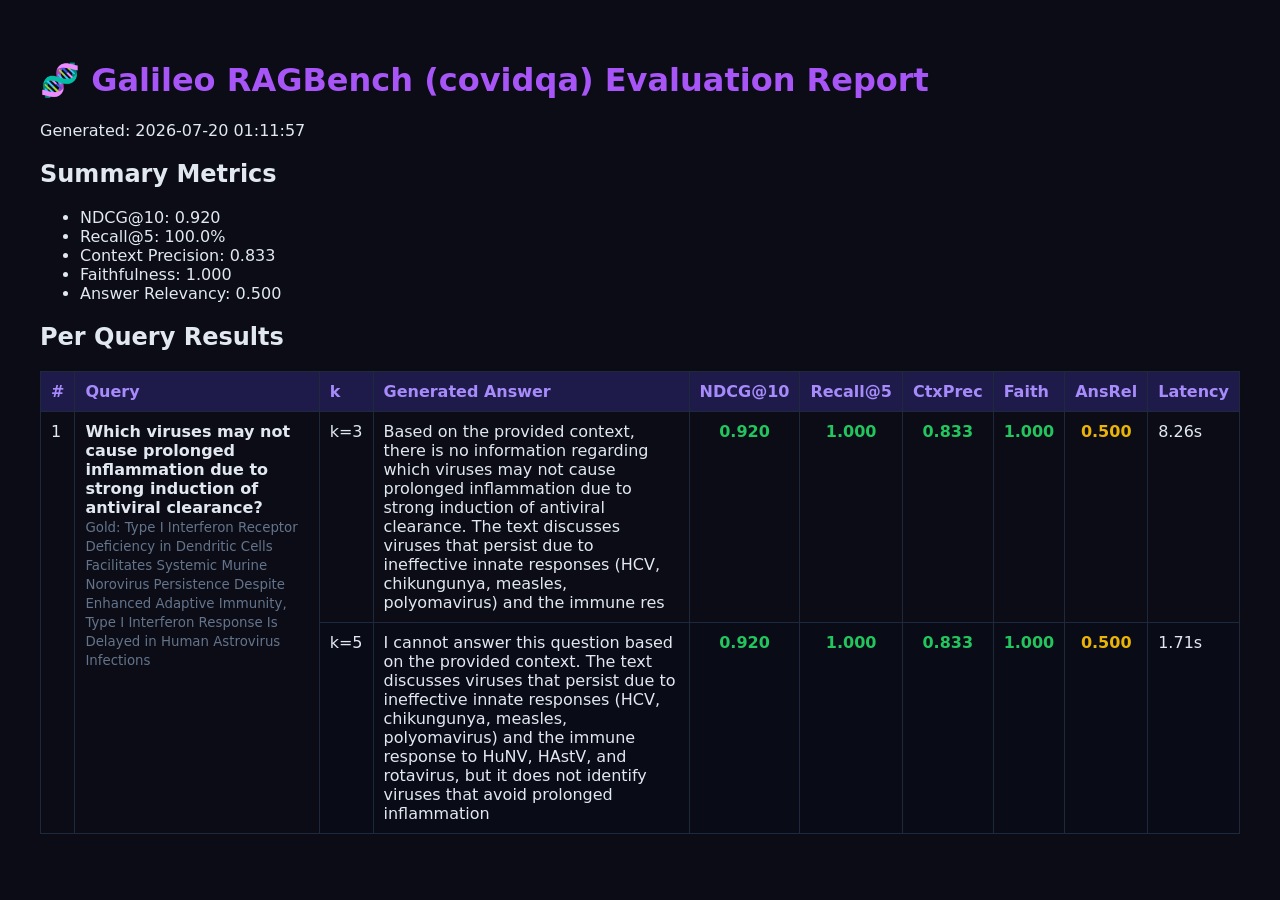
<file: evaluate_rag/eval_report_ragbench.html>
<!DOCTYPE html>
<html lang="en">
<head>
  <meta charset="UTF-8">
  <title>Galileo RAGBench Evaluation Report</title>
  <style>
    body { font-family: system-ui, sans-serif; background: #0b0c16; color: #e2e8f0; padding: 2rem; }
    h1 { color: #a855f7; }
    table { width: 100%; border-collapse: collapse; margin-top: 1rem; }
    th, td { border: 1px solid #1e293b; padding: 10px; text-align: left; vertical-align: top; }
    th { background: #1e1b4b; color: #a78bfa; }
    .score { font-weight: bold; text-align: center; }
    .score-high { color: #22c55e; }
    .score-mid { color: #eab308; }
    .score-low { color: #ef4444; }
  </style>
</head>
<body>
  <h1>🧬 Galileo RAGBench (covidqa) Evaluation Report</h1>
  <p>Generated: 2026-07-20 01:11:57</p>
  
  <h2>Summary Metrics</h2>
  <ul>
    <li>NDCG@10: 0.920</li>
    <li>Recall@5: 100.0%</li>
    <li>Context Precision: 0.833</li>
    <li>Faithfulness: 1.000</li>
    <li>Answer Relevancy: 0.500</li>
  </ul>

  <h2>Per Query Results</h2>
  <table>
    <thead>
      <tr>
        <th>#</th>
        <th>Query</th>
        <th>k</th>
        <th>Generated Answer</th>
        <th>NDCG@10</th>
        <th>Recall@5</th>
        <th>CtxPrec</th>
        <th>Faith</th>
        <th>AnsRel</th>
        <th>Latency</th>
      </tr>
    </thead>
    <tbody>
      
        <tr>
          <td rowspan="2">1</td>
          <td rowspan="2"><b>Which viruses may not cause prolonged inflammation due to strong induction of antiviral clearance?</b><br><small style="color:#64748b">Gold: Type I Interferon Receptor Deficiency in Dendritic Cells Facilitates Systemic Murine Norovirus Persistence Despite Enhanced Adaptive Immunity, Type I Interferon Response Is Delayed in Human Astrovirus Infections</small></td>
          <td>k=3</td>
          <td>Based on the provided context, there is no information regarding which viruses may not cause prolonged inflammation due to strong induction of antiviral clearance. The text discusses viruses that persist due to ineffective innate responses (HCV, chikungunya, measles, polyomavirus) and the immune res</td>
          <td class="score score-high">0.920</td>
          <td class="score score-high">1.000</td>
          <td class="score score-high">0.833</td>
          <td class="score score-high">1.000</td>
          <td class="score score-mid">0.500</td>
          <td>8.26s</td>
        </tr>
        <tr style="background:#090b16">
          <td>k=5</td>
          <td>I cannot answer this question based on the provided context. The text discusses viruses that persist due to ineffective innate responses (HCV, chikungunya, measles, polyomavirus) and the immune response to HuNV, HAstV, and rotavirus, but it does not identify viruses that avoid prolonged inflammation</td>
          <td class="score score-high">0.920</td>
          <td class="score score-high">1.000</td>
          <td class="score score-high">0.833</td>
          <td class="score score-high">1.000</td>
          <td class="score score-mid">0.500</td>
          <td>1.71s</td>
        </tr>
    </tbody>
  </table>
</body>
</html>
</file>
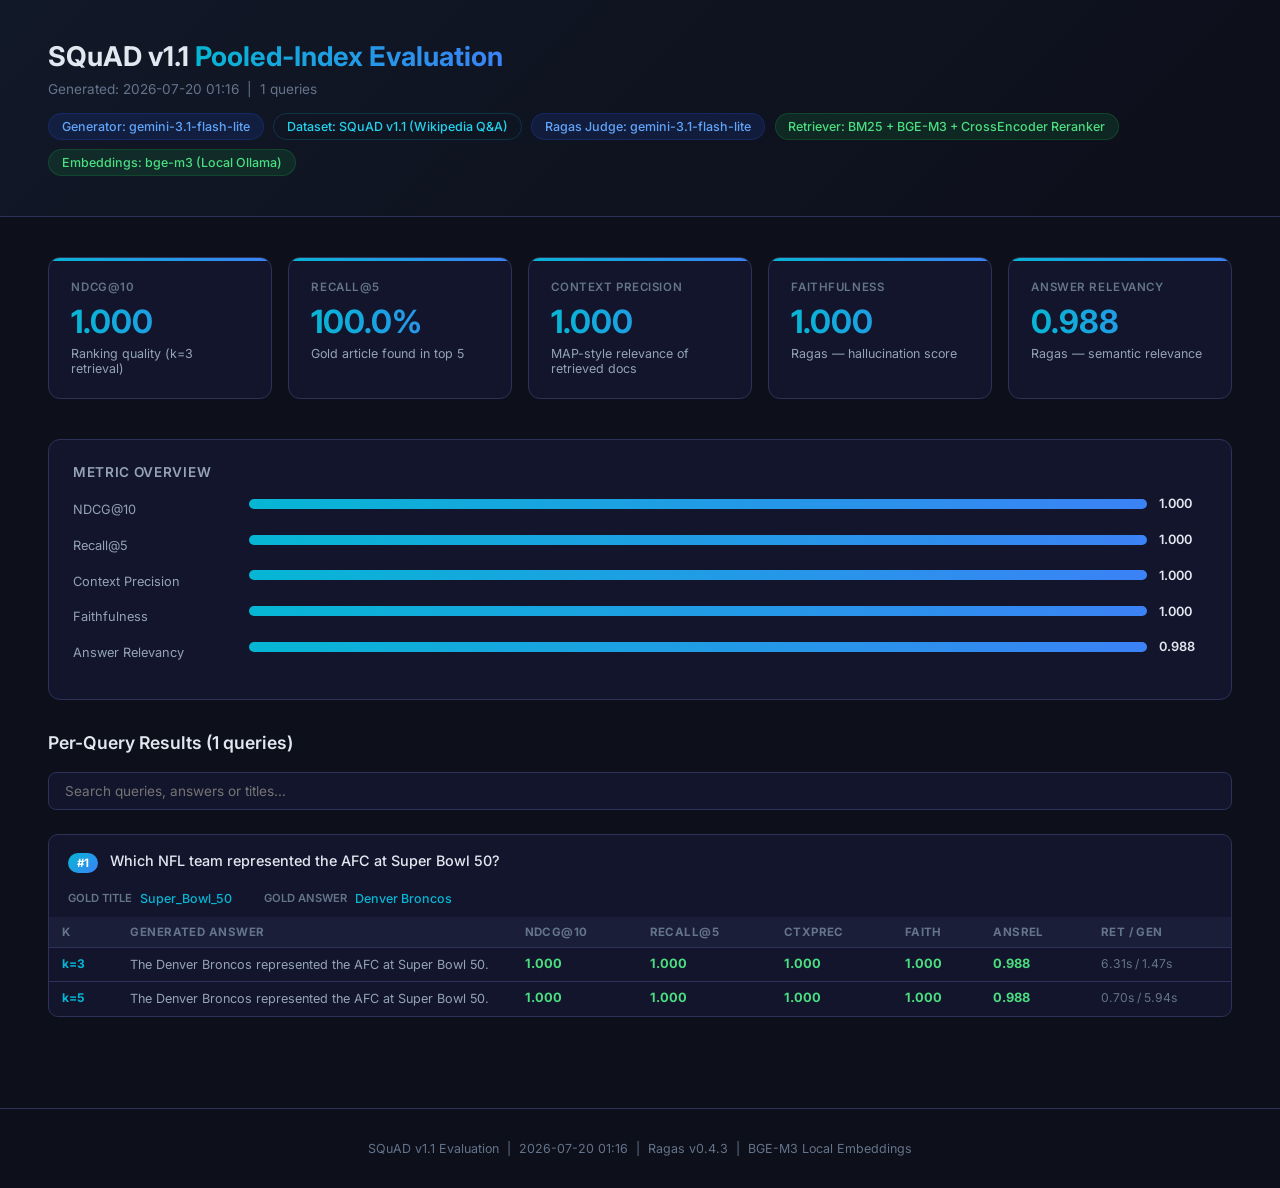
<file: evaluate_rag/eval_report_squad_pooled.html>
<!DOCTYPE html>
<html lang="en">
<head>
  <meta charset="UTF-8">
  <meta name="viewport" content="width=device-width, initial-scale=1.0">
  <title>SQuAD Pooled Eval Report</title>
  <link rel="preconnect" href="https://fonts.googleapis.com">
  <link href="https://fonts.googleapis.com/css2?family=Inter:wght@400;500;600;700&display=swap" rel="stylesheet">
  <style>
    :root {
      --bg: #0d0f1a; --surface: #12152b; --surface2: #1a1e38;
      --border: #2e3258; --text: #e2e8f0; --text-muted: #94a3b8;
      --text-dim: #64748b; --accent: #06b6d4; --accent2: #3b82f6;
      --green: #4ade80; --red: #f87171; --yellow: #fbbf24;
    }
    * { box-sizing: border-box; margin: 0; padding: 0; }
    body { font-family: 'Inter', sans-serif; background: var(--bg); color: var(--text); min-height: 100vh; }
    .header { background: linear-gradient(135deg, #111827 0%, #0d0f1a 100%); border-bottom: 1px solid var(--border); padding: 2.5rem 3rem; }
    .header h1 { font-size: 1.7rem; font-weight: 700; }
    .header h1 span { background: linear-gradient(90deg, var(--accent), var(--accent2)); -webkit-background-clip: text; -webkit-text-fill-color: transparent; }
    .meta { color: var(--text-dim); font-size: 0.85rem; margin-top: 0.5rem; }
    .pills { display: flex; gap: 0.6rem; margin-top: 1rem; flex-wrap: wrap; }
    .pill { padding: 0.3rem 0.8rem; border-radius: 999px; font-size: 0.78rem; font-weight: 500; }
    .pill-blue   { background: #1e40af33; color: #60a5fa; border: 1px solid #1e40af55; }
    .pill-cyan   { background: #0e7490aa33; color: #22d3ee; border: 1px solid #0e749055; }
    .pill-green  { background: #15803d33; color: #4ade80; border: 1px solid #15803d55; }
    .container { max-width: 1400px; margin: 0 auto; padding: 2.5rem 3rem; }
    .cards { display: grid; grid-template-columns: repeat(auto-fit, minmax(180px, 1fr)); gap: 1rem; margin-bottom: 2.5rem; }
    .card { background: var(--surface); border: 1px solid var(--border); border-radius: 12px; padding: 1.4rem; position: relative; overflow: hidden; }
    .card::before { content: ''; position: absolute; top: 0; left: 0; right: 0; height: 3px; background: linear-gradient(90deg, var(--accent), var(--accent2)); }
    .card-label { font-size: 0.72rem; font-weight: 600; text-transform: uppercase; letter-spacing: 0.05em; color: var(--text-dim); margin-bottom: 0.5rem; }
    .card-value { font-size: 2rem; font-weight: 700; background: linear-gradient(90deg, var(--accent), var(--accent2)); -webkit-background-clip: text; -webkit-text-fill-color: transparent; }
    .card-sub { font-size: 0.78rem; color: var(--text-muted); margin-top: 0.3rem; }
    .chart-section { background: var(--surface); border: 1px solid var(--border); border-radius: 12px; padding: 1.5rem; margin-bottom: 2rem; }
    .chart-title { font-size: 0.85rem; font-weight: 600; color: var(--text-muted); margin-bottom: 1rem; text-transform: uppercase; letter-spacing: 0.05em; }
    .bar-wrap { display: flex; align-items: center; gap: 0.75rem; margin-bottom: 0.7rem; }
    .bar-wrap span { font-size: 0.8rem; font-weight: 600; min-width: 3rem; }
    .bar { height: 10px; border-radius: 999px; background: linear-gradient(90deg, var(--accent), var(--accent2)); transition: width 0.4s; }
    .bar-label { font-size: 0.8rem; color: var(--text-muted); min-width: 9rem; }
    .bar-row { display: grid; grid-template-columns: 10rem 1fr; align-items: center; gap: 1rem; margin-bottom: 0.6rem; }
    .section-title { font-size: 1.1rem; font-weight: 600; margin-bottom: 1.2rem; color: var(--text); }
    .query-block { background: var(--surface); border: 1px solid var(--border); border-radius: 10px; margin-bottom: 1.2rem; overflow: hidden; transition: box-shadow 0.2s; }
    .query-block:hover { box-shadow: 0 4px 20px rgba(6, 182, 212, 0.1); }
    .query-header { display: flex; align-items: flex-start; gap: 0.75rem; padding: 1rem 1.2rem 0.7rem; }
    .q-num { background: linear-gradient(135deg, var(--accent), var(--accent2)); color: white; font-size: 0.72rem; font-weight: 700; padding: 0.2rem 0.55rem; border-radius: 999px; flex-shrink: 0; margin-top: 2px; }
    .q-text { font-weight: 500; font-size: 0.9rem; line-height: 1.4; }
    .gold-row { display: flex; align-items: center; flex-wrap: wrap; gap: 0.5rem; padding: 0.4rem 1.2rem 0.7rem; font-size: 0.78rem; }
    .gold-label { color: var(--text-dim); font-weight: 600; text-transform: uppercase; font-size: 0.7rem; }
    .gold-val { color: var(--accent); font-weight: 500; }
    .metric-table { width: 100%; border-collapse: collapse; font-size: 0.8rem; }
    .metric-table thead { background: var(--surface2); }
    .metric-table th { padding: 0.5rem 0.8rem; text-align: left; font-size: 0.72rem; text-transform: uppercase; letter-spacing: 0.04em; color: var(--text-dim); }
    .metric-table td { padding: 0.5rem 0.8rem; border-top: 1px solid var(--border); vertical-align: top; }
    .k-badge { font-weight: 700; color: var(--accent); font-size: 0.75rem; white-space: nowrap; }
    .answer-cell { color: var(--text-muted); max-width: 280px; font-size: 0.79rem; line-height: 1.4; }
    .score-high { color: var(--green); font-weight: 700; }
    .score-mid  { color: var(--yellow); font-weight: 700; }
    .score-low  { color: var(--red); font-weight: 700; }
    .lat { color: var(--text-dim); font-size: 0.76rem; white-space: nowrap; }
    .search-bar { display: flex; gap: 0.8rem; margin-bottom: 1.5rem; }
    .search-bar input { flex: 1; background: var(--surface); border: 1px solid var(--border); border-radius: 8px; padding: 0.6rem 1rem; color: var(--text); font-size: 0.85rem; outline: none; font-family: inherit; }
    .search-bar input:focus { border-color: var(--accent); }
    footer { text-align: center; padding: 2rem; color: var(--text-dim); font-size: 0.78rem; border-top: 1px solid var(--border); margin-top: 2rem; }
  </style>
</head>
<body>
<div class="header">
  <h1>SQuAD v1.1 <span>Pooled-Index Evaluation</span></h1>
  <p class="meta">Generated: 2026-07-20 01:16 &nbsp;|&nbsp; 1 queries</p>
  <div class="pills">
    <span class="pill pill-blue">Generator: gemini-3.1-flash-lite</span>
    <span class="pill pill-cyan">Dataset: SQuAD v1.1 (Wikipedia Q&amp;A)</span>
    <span class="pill pill-blue">Ragas Judge: gemini-3.1-flash-lite</span>
    <span class="pill pill-green">Retriever: BM25 + BGE-M3 + CrossEncoder Reranker</span>
    <span class="pill pill-green">Embeddings: bge-m3 (Local Ollama)</span>
  </div>
</div>

<div class="container">
  <!-- Summary Cards -->
  <div class="cards">
    <div class="card">
      <div class="card-label">NDCG@10</div>
      <div class="card-value">1.000</div>
      <div class="card-sub">Ranking quality (k=3 retrieval)</div>
    </div>
    <div class="card">
      <div class="card-label">Recall@5</div>
      <div class="card-value">100.0%</div>
      <div class="card-sub">Gold article found in top 5</div>
    </div>
    <div class="card">
      <div class="card-label">Context Precision</div>
      <div class="card-value">1.000</div>
      <div class="card-sub">MAP-style relevance of retrieved docs</div>
    </div>
    <div class="card">
      <div class="card-label">Faithfulness</div>
      <div class="card-value">1.000</div>
      <div class="card-sub">Ragas — hallucination score</div>
    </div>
    <div class="card">
      <div class="card-label">Answer Relevancy</div>
      <div class="card-value">0.988</div>
      <div class="card-sub">Ragas — semantic relevance</div>
    </div>
  </div>

  <!-- Metric Bar Chart -->
  <div class="chart-section">
    <div class="chart-title">Metric Overview</div>
    <div class="bar-row"><span class="bar-label">NDCG@10</span><div class="bar-wrap"><div class="bar" style="width:100%"></div><span>1.000</span></div></div>
    <div class="bar-row"><span class="bar-label">Recall@5</span><div class="bar-wrap"><div class="bar" style="width:100%"></div><span>1.000</span></div></div>
    <div class="bar-row"><span class="bar-label">Context Precision</span><div class="bar-wrap"><div class="bar" style="width:100%"></div><span>1.000</span></div></div>
    <div class="bar-row"><span class="bar-label">Faithfulness</span><div class="bar-wrap"><div class="bar" style="width:100%"></div><span>1.000</span></div></div>
    <div class="bar-row"><span class="bar-label">Answer Relevancy</span><div class="bar-wrap"><div class="bar" style="width:98%"></div><span>0.988</span></div></div>
  </div>

  <!-- Per-Query Results -->
  <div class="section-title">Per-Query Results (1 queries)</div>
  <div class="search-bar">
    <input type="text" id="search" placeholder="Search queries, answers or titles..." oninput="filterBlocks(this.value)">
  </div>
  <div id="query-list">
    
        <div class="query-block">
          <div class="query-header">
            <span class="q-num">#1</span>
            <span class="q-text">Which NFL team represented the AFC at Super Bowl 50?</span>
          </div>
          <div class="gold-row">
            <span class="gold-label">Gold Title</span>
            <span class="gold-val">Super_Bowl_50</span>
            <span class="gold-label" style="margin-left:1.5rem">Gold Answer</span>
            <span class="gold-val">Denver Broncos</span>
          </div>
          <table class="metric-table">
            <thead>
              <tr>
                <th>k</th><th>Generated Answer</th>
                <th>NDCG@10</th><th>Recall@5</th><th>CtxPrec</th>
                <th>Faith</th><th>AnsRel</th><th>Ret / Gen</th>
              </tr>
            </thead>
            <tbody>
              
              <tr class="k-row">
                <td class="k-badge">k=3</td>
                <td class="answer-cell">The Denver Broncos represented the AFC at Super Bowl 50.</td>
                <td class="score-high">1.000</td>
                <td class="score-high">1.000</td>
                <td class="score-high">1.000</td>
                <td class="score-high">1.000</td>
                <td class="score-high">0.988</td>
                <td class="lat">6.31s / 1.47s</td>
              </tr>
              <tr class="k-row">
                <td class="k-badge">k=5</td>
                <td class="answer-cell">The Denver Broncos represented the AFC at Super Bowl 50.</td>
                <td class="score-high">1.000</td>
                <td class="score-high">1.000</td>
                <td class="score-high">1.000</td>
                <td class="score-high">1.000</td>
                <td class="score-high">0.988</td>
                <td class="lat">0.70s / 5.94s</td>
              </tr>
            </tbody>
          </table>
        </div>
  </div>
</div>

<footer>
  SQuAD v1.1 Evaluation &nbsp;|&nbsp; 2026-07-20 01:16 &nbsp;|&nbsp; Ragas v0.4.3 &nbsp;|&nbsp; BGE-M3 Local Embeddings
</footer>

<script>
  function filterBlocks(q) {
    q = q.toLowerCase();
    document.querySelectorAll('.query-block').forEach(b => {
      b.style.display = b.innerText.toLowerCase().includes(q) ? '' : 'none';
    });
  }
  document.querySelectorAll('.metric-table td').forEach(cell => {
    const v = parseFloat(cell.innerText);
    if (!isNaN(v) && v <= 1.0 && cell.innerText.length < 8) {
      if (v >= 0.75) cell.classList.add('score-high');
      else if (v >= 0.5) cell.classList.add('score-mid');
      else cell.classList.add('score-low');
    }
  });
</script>
</body>
</html>
</file>
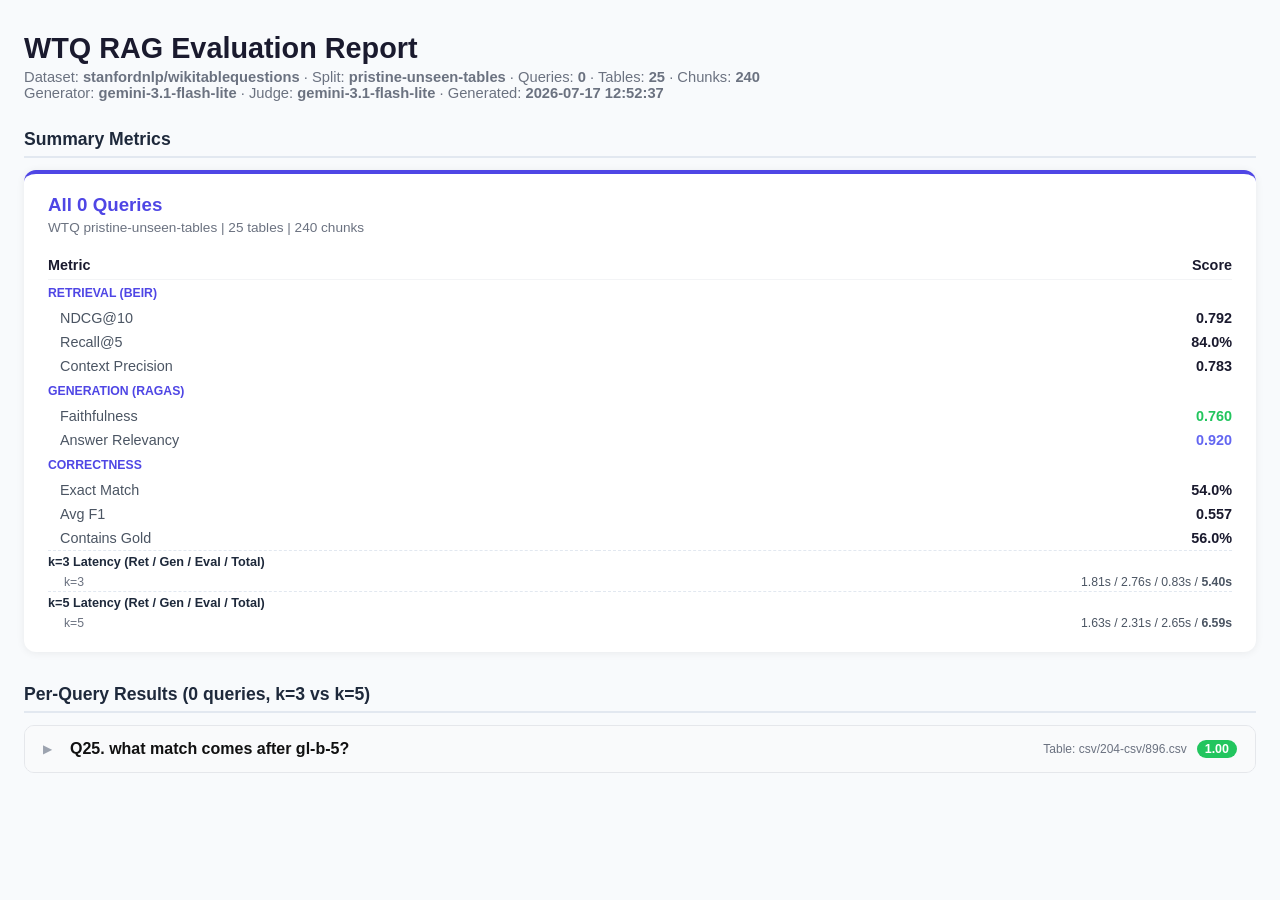
<file: evaluate_rag/eval_report_wtq.html>
<!DOCTYPE html><html lang='en'><head><meta charset="UTF-8"><meta name="viewport" content="width=device-width,initial-scale=1"><title>WTQ RAG Evaluation Report</title><style>* {box-sizing:border-box;margin:0;padding:0}body {font-family:-apple-system,BlinkMacSystemFont,"Segoe UI",sans-serif;background:#f8fafc;color:#1a1a2e;padding:32px 24px}h1 {font-size:1.8em;font-weight:800;margin-bottom:4px}h2 {font-size:1.1em;font-weight:700;margin:28px 0 12px;color:#1e293b;border-bottom:2px solid #e2e8f0;padding-bottom:6px}.subtitle {color:#6b7280;margin-bottom:28px;font-size:0.92em}.cards {display:flex;gap:16px;flex-wrap:wrap;margin-bottom:32px}details>summary::-webkit-details-marker {display:none}details>summary::before {content:'\25b6';margin-right:8px;font-size:0.75em;color:#9ca3af;transition:transform .2s}details[open]>summary::before {transform:rotate(90deg)}</style></head><body><h1>WTQ RAG Evaluation Report</h1><p class="subtitle">Dataset: <strong>stanfordnlp/wikitablequestions</strong> &middot; Split: <strong>pristine-unseen-tables</strong> &middot; Queries: <strong>0</strong> &middot; Tables: <strong>25</strong> &middot; Chunks: <strong>240</strong><br>Generator: <strong>gemini-3.1-flash-lite</strong> &middot; Judge: <strong>gemini-3.1-flash-lite</strong> &middot; Generated: <strong>2026-07-17 12:52:37</strong></p><h2>Summary Metrics</h2><div class="cards"><div style="background:#fff;border-radius:12px;padding:20px 24px;box-shadow:0 1px 8px #0001;border-top:4px solid #4f46e5;flex:1;min-width:340px"><h3 style="margin:0 0 4px;color:#4f46e5">All 0 Queries</h3><p style="color:#6b7280;font-size:0.85em;margin-bottom:16px">WTQ pristine-unseen-tables | 25 tables | 240 chunks</p><table style="width:100%;border-collapse:collapse;font-size:0.9em"><tr style="border-bottom:1px solid #f3f4f6"><th style="text-align:left;padding:6px 0">Metric</th><th style="text-align:right">Score</th></tr><tr><td colspan="2" style="padding:6px 0;font-weight:700;color:#4f46e5;font-size:0.85em;text-transform:uppercase">Retrieval (BEIR)</td></tr><tr><td style="padding:4px 0 4px 12px;color:#4b5563">NDCG@10</td><td style="text-align:right;font-weight:700">0.792</td></tr><tr><td style="padding:4px 0 4px 12px;color:#4b5563">Recall@5</td><td style="text-align:right;font-weight:700">84.0%</td></tr><tr><td style="padding:4px 0 4px 12px;color:#4b5563">Context Precision</td><td style="text-align:right;font-weight:700">0.783</td></tr><tr><td colspan="2" style="padding:6px 0;font-weight:700;color:#4f46e5;font-size:0.85em;text-transform:uppercase">Generation (RAGAS)</td></tr><tr><td style="padding:4px 0 4px 12px;color:#4b5563">Faithfulness</td><td style="text-align:right;font-weight:700;color:#22c55e">0.760</td></tr><tr><td style="padding:4px 0 4px 12px;color:#4b5563">Answer Relevancy</td><td style="text-align:right;font-weight:700;color:#6366f1">0.920</td></tr><tr><td colspan="2" style="padding:6px 0;font-weight:700;color:#4f46e5;font-size:0.85em;text-transform:uppercase">Correctness</td></tr><tr><td style="padding:4px 0 4px 12px;color:#4b5563">Exact Match</td><td style="text-align:right;font-weight:700">54.0%</td></tr><tr><td style="padding:4px 0 4px 12px;color:#4b5563">Avg F1</td><td style="text-align:right;font-weight:700">0.557</td></tr><tr><td style="padding:4px 0 4px 12px;color:#4b5563">Contains Gold</td><td style="text-align:right;font-weight:700">56.0%</td></tr><tr><td colspan="2" style="padding:4px 0;font-weight:600;color:#1e293b;font-size:0.88em;border-top:1px dashed #e2e8f0">k=3 Latency (Ret / Gen / Eval / Total)</td></tr><tr><td style="padding:2px 0 2px 16px;color:#6b7280;font-size:0.85em">k=3</td><td style="text-align:right;font-size:0.85em;color:#4b5563">1.81s / 2.76s / 0.83s / <strong>5.40s</strong></td></tr><tr><td colspan="2" style="padding:4px 0;font-weight:600;color:#1e293b;font-size:0.88em;border-top:1px dashed #e2e8f0">k=5 Latency (Ret / Gen / Eval / Total)</td></tr><tr><td style="padding:2px 0 2px 16px;color:#6b7280;font-size:0.85em">k=5</td><td style="text-align:right;font-size:0.85em;color:#4b5563">1.63s / 2.31s / 2.65s / <strong>6.59s</strong></td></tr></table></div></div><h2>Per-Query Results (0 queries, k=3 vs k=5)</h2><details style="margin-bottom:12px;border:1px solid #e5e7eb;border-radius:10px;overflow:hidden"> <summary style="padding:14px 18px;cursor:pointer;background:#f9fafb;display:flex;align-items:center;gap:10px;list-style:none"><span style="font-weight:600;color:#111;flex:1">Q25. what match comes after gl-b-5?</span><span style="font-size:0.75em;color:#6b7280">Table: csv/204-csv/896.csv</span><span style="background:#22c55e;color:#fff;padding:2px 8px;border-radius:12px;font-size:0.78em;font-weight:600">1.00</span></summary><div style="padding:16px 20px;background:#fff"><p style="font-size:0.82em;color:#6b7280;margin-bottom:8px"><strong>Gold:</strong> GL-B-6 &nbsp;|&nbsp; <strong>Table:</strong> csv/204-csv/896.csv</p><table style="width:100%;border-collapse:collapse;margin-bottom:16px"><thead><tr style="background:#f3f4f6"><th style="padding:8px 12px;text-align:left;color:#374151;font-size:0.85em">Metric</th><th style="padding:8px;text-align:center;color:#6366f1;font-size:0.85em">k=3</th><th style="padding:8px;text-align:center;color:#8b5cf6;font-size:0.85em">k=5</th></tr></thead><tbody><tr style="border-top:1px solid #e5e7eb;background:#fafafa"><td style="padding:6px 12px;color:#374151;font-weight:700;font-size:0.82em" colspan="3">Metric (k=3 / k=5)</td></tr><tr style="border-top:1px solid #e5e7eb"><td style="padding:8px 12px;color:#6b7280;font-size:0.85em">NDCG@10</td><td style="text-align:center;font-weight:600">1.000</td><td style="text-align:center;font-weight:600">1.000</td></tr><tr style="border-top:1px solid #e5e7eb"><td style="padding:8px 12px;color:#6b7280;font-size:0.85em">Recall@5 HIT</td><td style="text-align:center"><span style="background:#22c55e;color:#fff;padding:2px 10px;border-radius:12px;font-size:0.78em;font-weight:600">PASS</span></td><td style="text-align:center"><span style="background:#22c55e;color:#fff;padding:2px 10px;border-radius:12px;font-size:0.78em;font-weight:600">PASS</span></td></tr><tr style="border-top:1px solid #e5e7eb;background:#fafafa"><td style="padding:6px 12px;color:#374151;font-weight:700;font-size:0.82em" colspan="3">Generation</td></tr><tr style="border-top:1px solid #e5e7eb"><td style="padding:8px 12px;color:#6b7280;font-size:0.85em">Faithfulness</td><td style="text-align:center"><span style="background:#22c55e;color:#fff;padding:2px 8px;border-radius:12px;font-size:0.78em;font-weight:600">1.00</span></td><td style="text-align:center"><span style="background:#22c55e;color:#fff;padding:2px 8px;border-radius:12px;font-size:0.78em;font-weight:600">1.00</span></td></tr><tr style="border-top:1px solid #e5e7eb"><td style="padding:8px 12px;color:#6b7280;font-size:0.85em">Ans Relevancy</td><td style="text-align:center"><span style="background:#22c55e;color:#fff;padding:2px 8px;border-radius:12px;font-size:0.78em;font-weight:600">1.00</span></td><td style="text-align:center"><span style="background:#22c55e;color:#fff;padding:2px 8px;border-radius:12px;font-size:0.78em;font-weight:600">1.00</span></td></tr><tr style="border-top:1px solid #e5e7eb;background:#fafafa"><td style="padding:6px 12px;color:#374151;font-weight:700;font-size:0.82em" colspan="3">Correctness</td></tr><tr style="border-top:1px solid #e5e7eb"><td style="padding:8px 12px;color:#6b7280;font-size:0.85em">Exact Match</td><td style="text-align:center;font-weight:600"><span style="background:#22c55e;color:#fff;padding:2px 10px;border-radius:12px;font-size:0.78em;font-weight:600">PASS</span></td><td style="text-align:center;font-weight:600"><span style="background:#22c55e;color:#fff;padding:2px 10px;border-radius:12px;font-size:0.78em;font-weight:600">PASS</span></td></tr><tr style="border-top:1px solid #e5e7eb"><td style="padding:8px 12px;color:#6b7280;font-size:0.80em">F1 (k3 / k5)</td><td style="text-align:center;font-weight:600">1.000</td><td style="text-align:center;font-weight:600">1.000</td></tr><tr style="border-top:1px solid #e5e7eb"><td style="padding:8px 12px;color:#6b7280;font-size:0.80em">Contains Gold (k3/k5)</td><td style="text-align:center"><span style="background:#22c55e;color:#fff;padding:2px 10px;border-radius:12px;font-size:0.78em;font-weight:600">PASS</span></td><td style="text-align:center"><span style="background:#22c55e;color:#fff;padding:2px 10px;border-radius:12px;font-size:0.78em;font-weight:600">PASS</span></td></tr><tr style="border-top:1px solid #e5e7eb;background:#fafafa"><td style="padding:6px 12px;color:#374151;font-weight:700;font-size:0.82em" colspan="3">Latency</td></tr><tr style="border-top:1px solid #e5e7eb"><td style="padding:8px 12px;color:#6b7280;font-size:0.85em">k=3</td><td style="text-align:center;font-size:0.85em;color:#4b5563" colspan="2">1.72s / 0.70s / 1.04s / <strong>3.46s</strong></td></tr><tr style="border-top:1px solid #e5e7eb"><td style="padding:8px 12px;color:#6b7280;font-size:0.85em">k=5</td><td style="text-align:center;font-size:0.85em;color:#4b5563" colspan="2">1.69s / 0.87s / 0.96s / <strong>3.52s</strong></td></tr></tbody></table><div style="background:#fef3c7;border:1px solid #fde68a;border-radius:8px;padding:8px 12px;font-size:0.82em;color:#92400e;margin-bottom:12px"><strong>Judge:</strong> The generated answer correctly identifies GL-B-6 as the match following GL-B-5 based on the provided table context.</div><div style="display:flex;gap:16px;flex-wrap:wrap"><div style="flex:1;min-width:260px"><div style="font-size:0.78em;font-weight:700;color:#6b7280;text-transform:uppercase;margin-bottom:4px">Reference Answer</div><div style="background:#f0fdf4;border:1px solid #bbf7d0;color:#166534;border-radius:8px;padding:10px;font-size:0.85em;white-space:pre-wrap">GL-B-6</div></div><div style="flex:1;min-width:260px"><div style="font-size:0.78em;font-weight:700;color:#6366f1;text-transform:uppercase;margin-bottom:4px">Generated (k=3)</div><div style="background:#eff6ff;border:1px solid #bfdbfe;color:#1e40af;border-radius:8px;padding:10px;font-size:0.85em;white-space:pre-wrap">GL-B-6</div></div></div></div></details></body></html>
</file>
